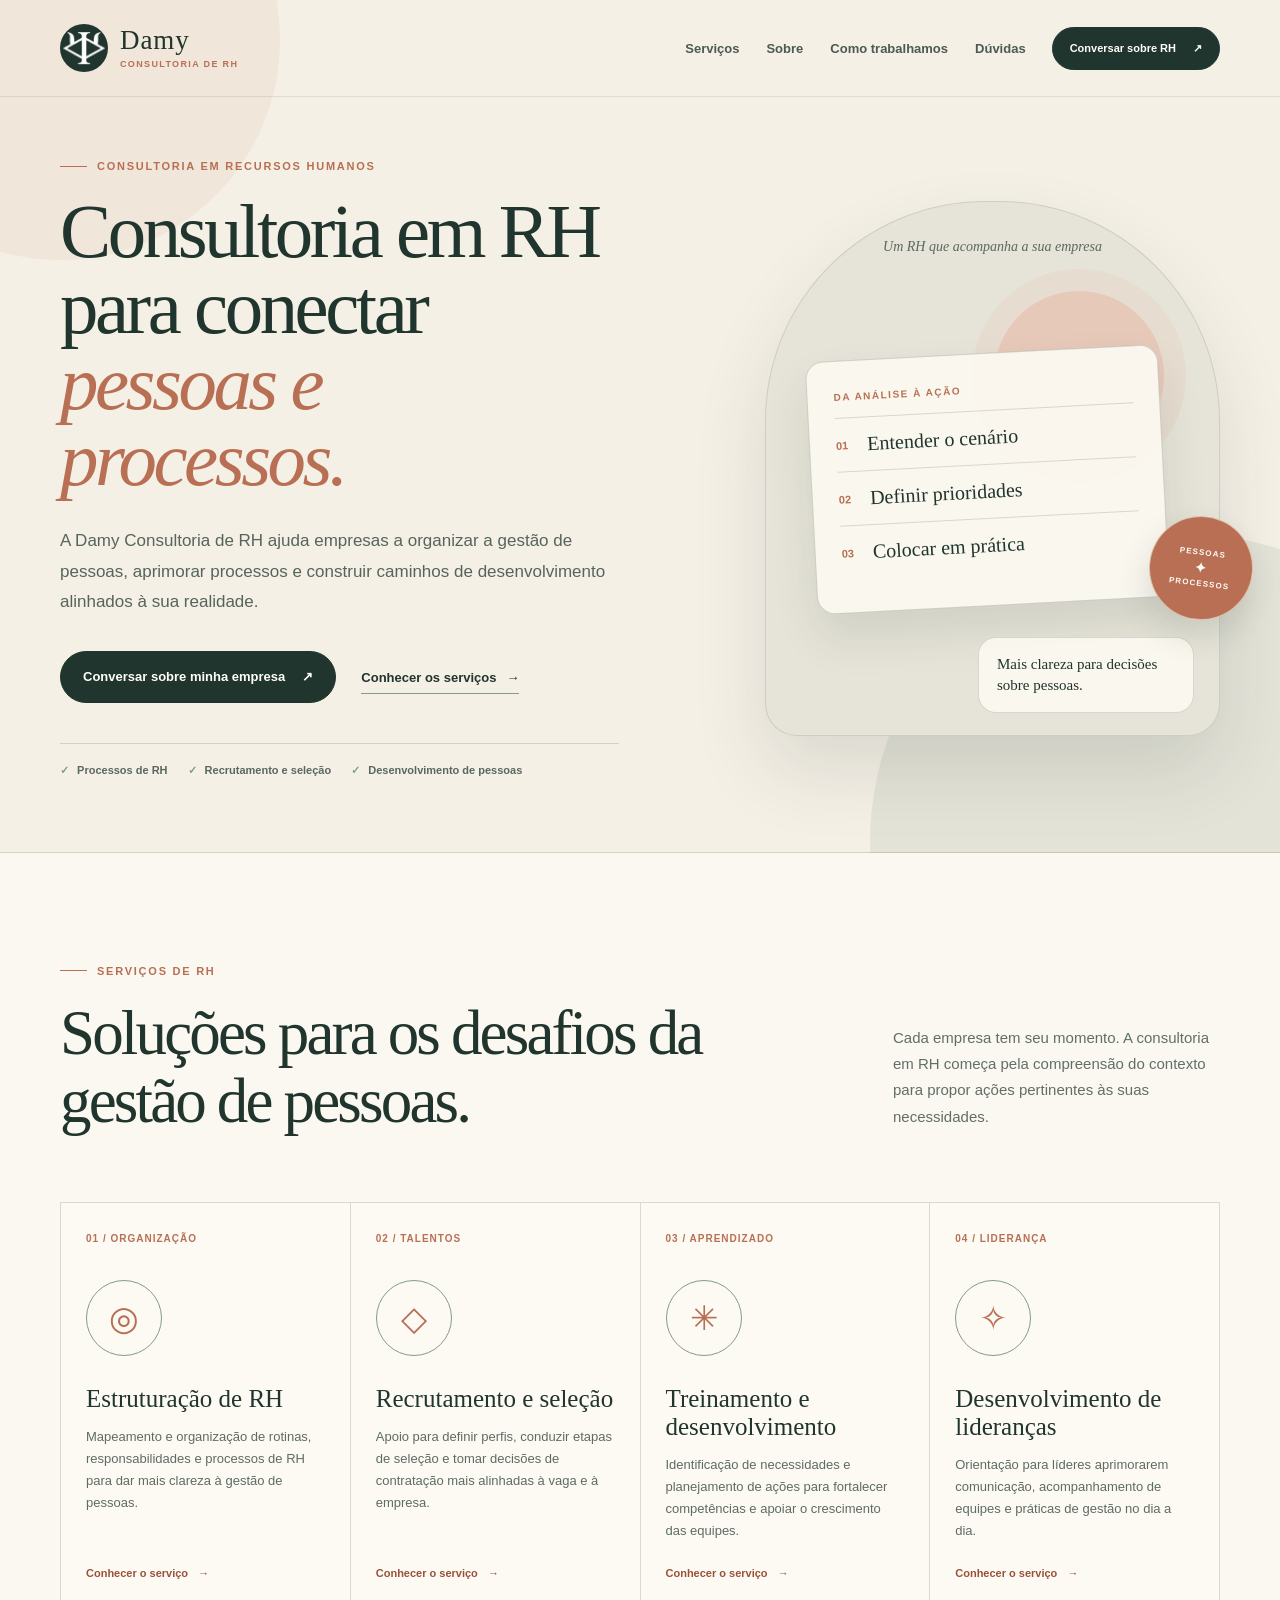
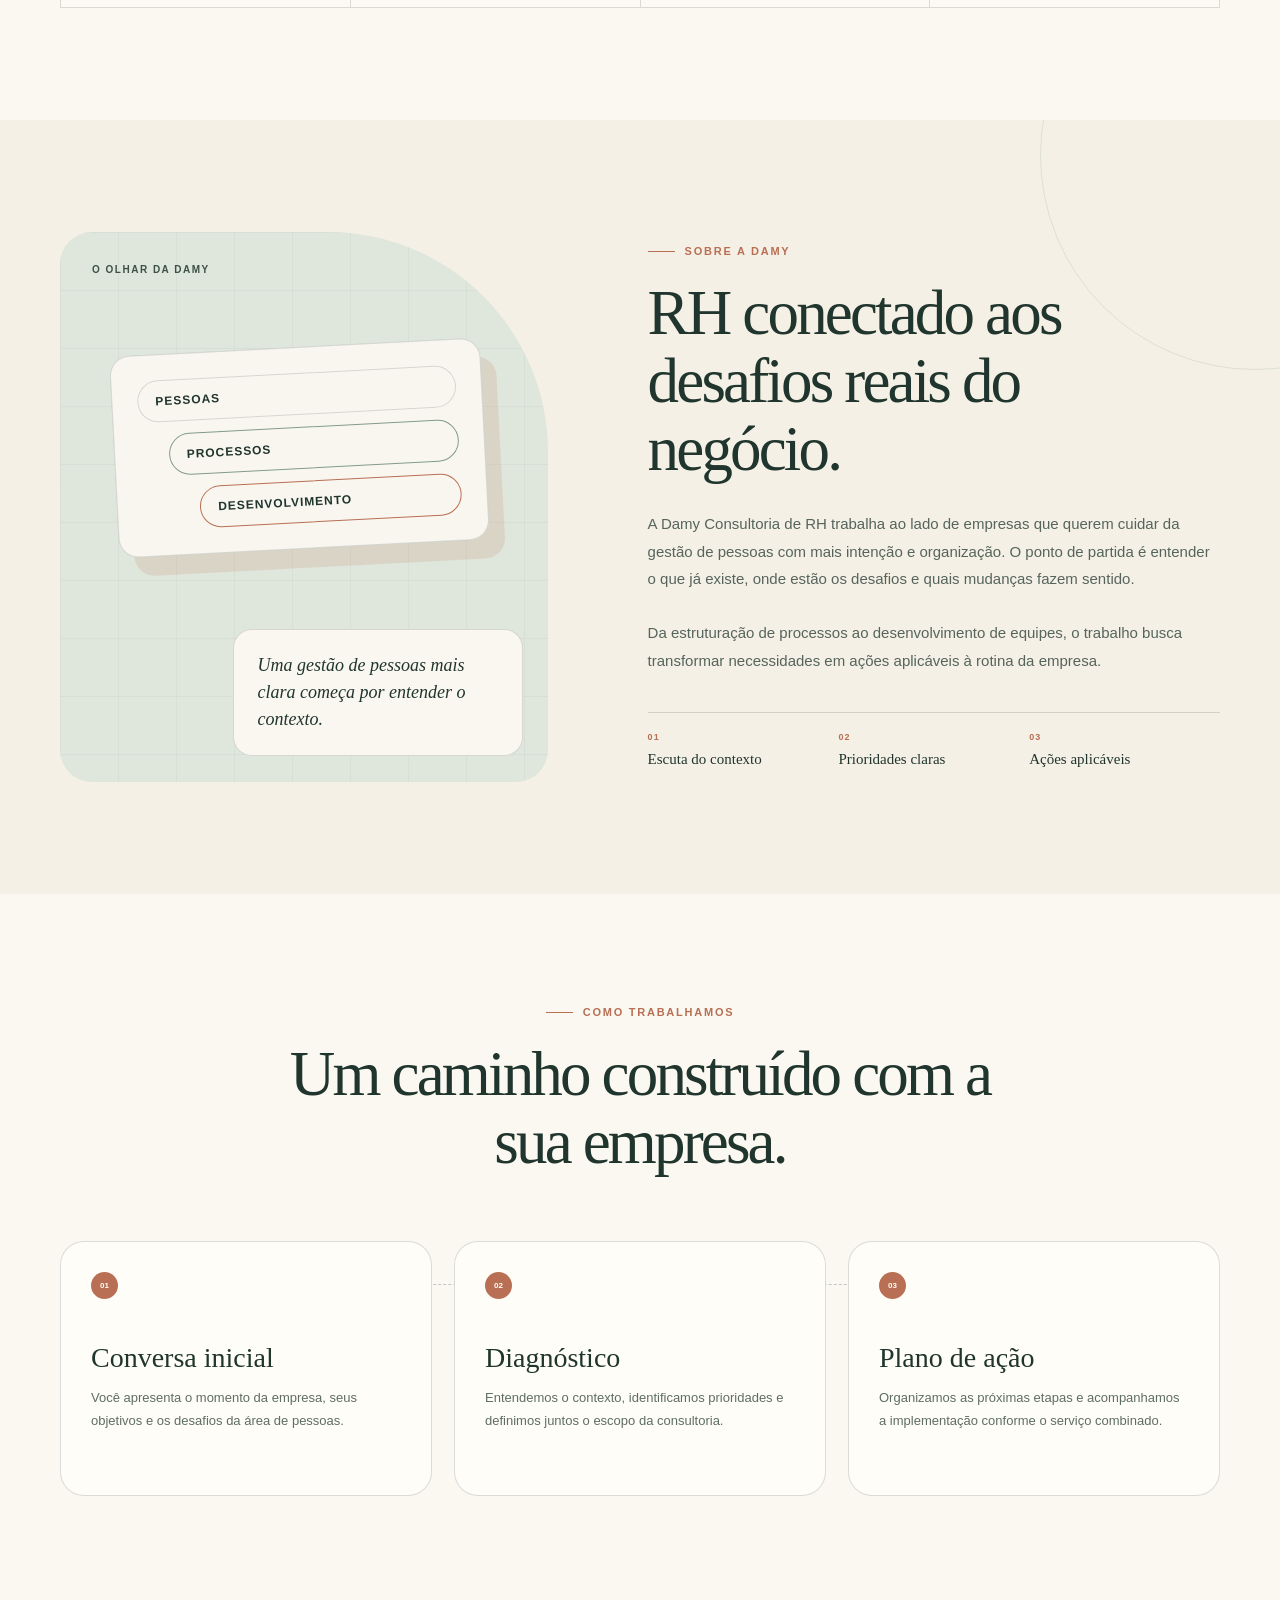
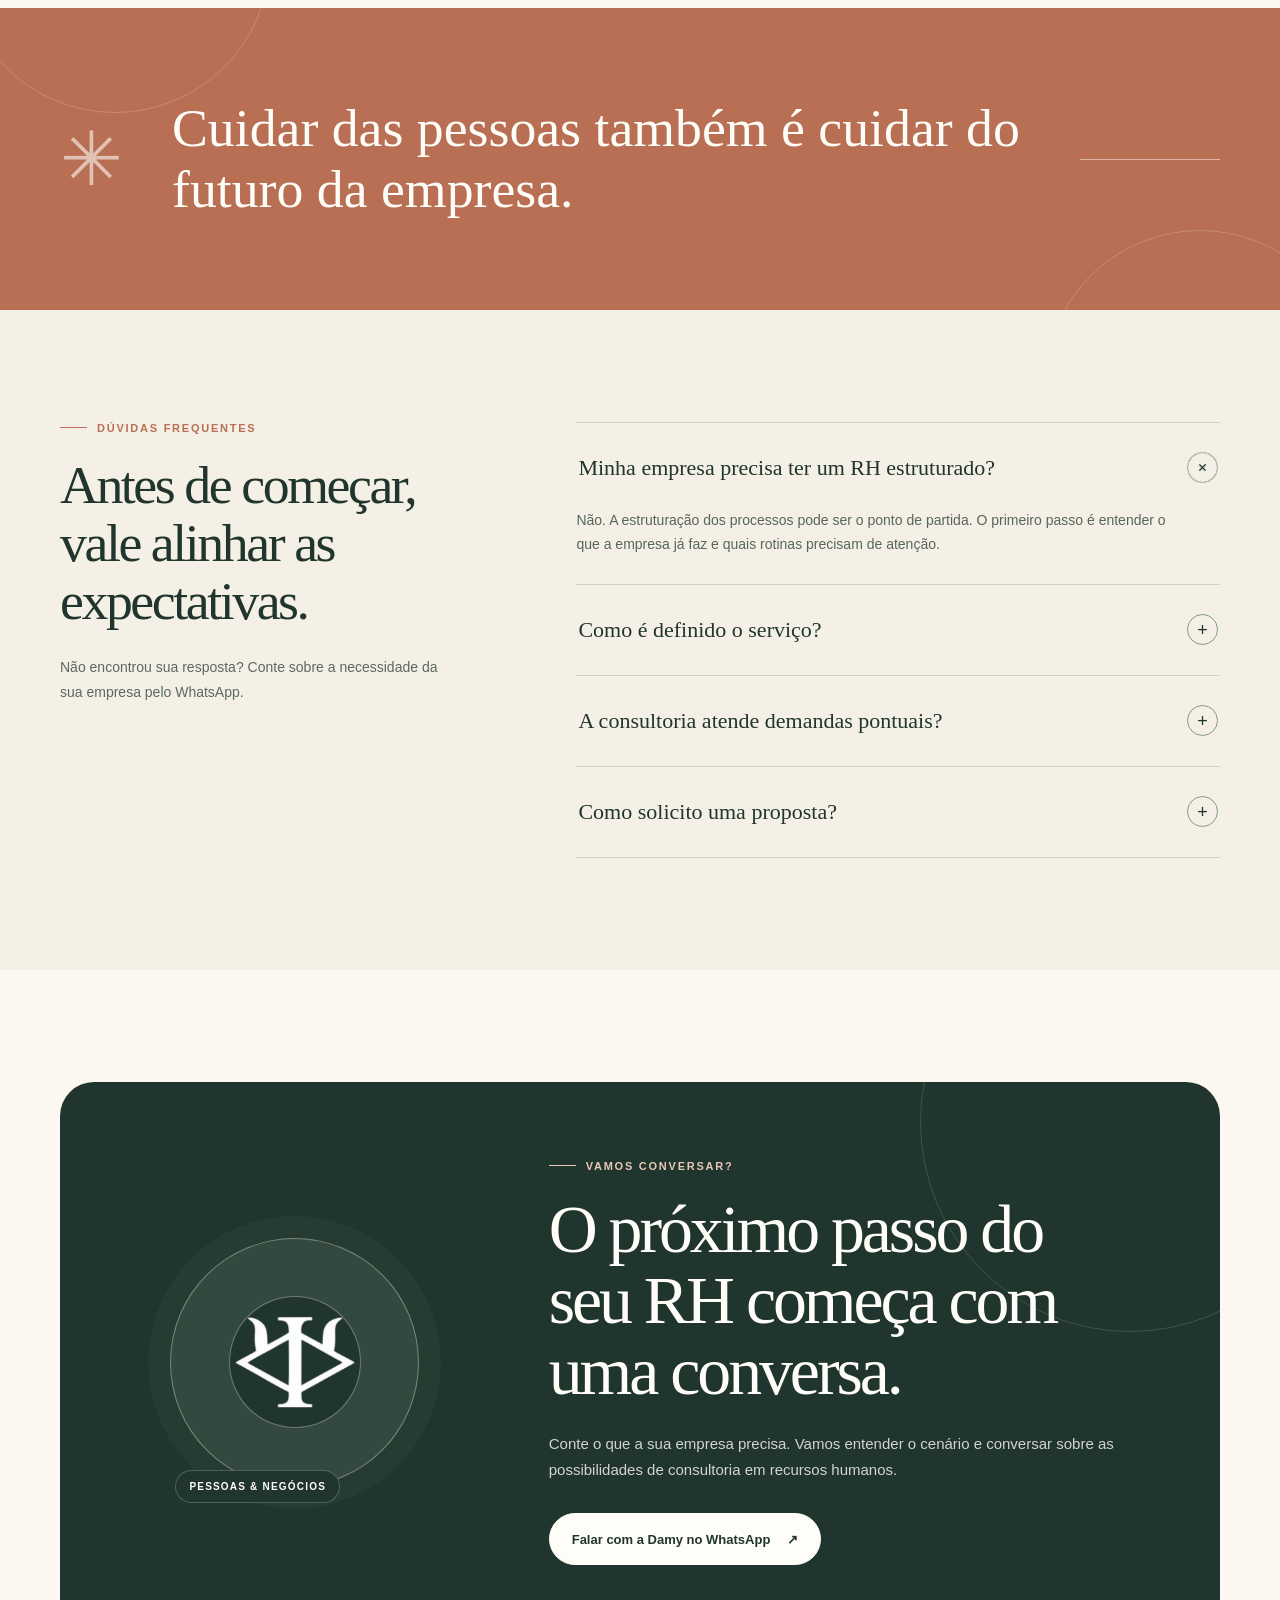
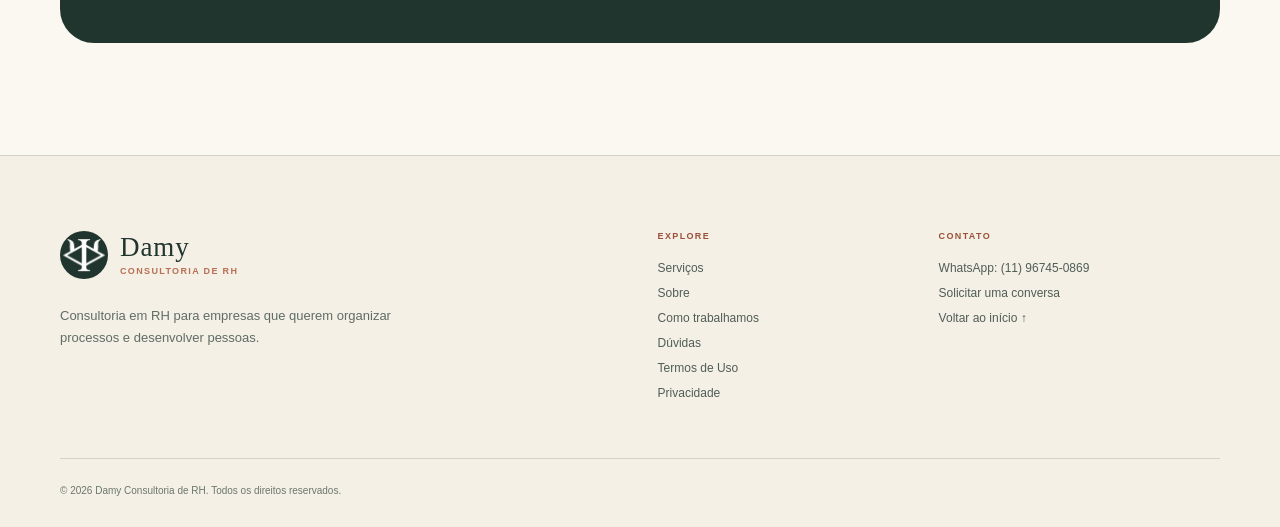
<file: index.html>
<!doctype html>
<html lang="pt-BR">
  <head>
    <meta charset="UTF-8" />
    <meta name="viewport" content="width=device-width, initial-scale=1" />
    <meta name="theme-color" content="#f5f0e6" />
    <title>Consultoria em RH para empresas | Damy Consultoria de RH</title>
    <meta name="description" content="Consultoria em RH para empresas: estruturação de processos, recrutamento e seleção, treinamento e desenvolvimento de lideranças. Conheça a Damy." />
    <meta name="robots" content="index, follow" />
    <meta name="keywords" content="consultoria em RH, consultoria de recursos humanos, recrutamento e seleção, gestão de pessoas, processos de RH, treinamento e desenvolvimento, desenvolvimento de lideranças" />

    <link rel="canonical" href="https://devgutz.github.io/DamyConsultoriaRh/" />
    <meta property="og:type" content="website" />
    <meta property="og:locale" content="pt_BR" />
    <meta property="og:site_name" content="Damy Consultoria de RH" />
    <meta property="og:url" content="https://devgutz.github.io/DamyConsultoriaRh/" />
    <meta property="og:title" content="Consultoria em RH para empresas | Damy Consultoria de RH" />
    <meta property="og:description" content="Pessoas e processos em sintonia. Conheça a consultoria em RH da Damy para organizar a gestão de pessoas da sua empresa." />
    <meta name="twitter:card" content="summary" />
    <meta name="twitter:title" content="Damy Consultoria de RH" />
    <meta name="twitter:description" content="Consultoria em RH para empresas: recrutamento, processos, treinamento e desenvolvimento de lideranças." />

    <link rel="icon" href="favicon.svg" type="image/svg+xml" />
    <link rel="stylesheet" href="styles.css" />
    <link rel="stylesheet" href="home.css" />

    <script type="application/ld+json">
      {
        "@context": "https://schema.org",
        "@type": "Organization",
        "name": "Damy Consultoria de RH",
        "url": "https://devgutz.github.io/DamyConsultoriaRh/",
        "logo": "https://devgutz.github.io/DamyConsultoriaRh/damy-rh-symbol.png",
        "description": "Consultoria em recursos humanos para empresas, com foco em gestão de pessoas e organização de processos de RH.",
        "telephone": "+55 11 96745-0869",
        "hasOfferCatalog": {
          "@type": "OfferCatalog",
          "name": "Serviços de consultoria em RH",
          "itemListElement": [
            {"@type": "Offer", "itemOffered": {"@type": "Service", "name": "Estruturação de processos de RH"}},
            {"@type": "Offer", "itemOffered": {"@type": "Service", "name": "Recrutamento e seleção"}},
            {"@type": "Offer", "itemOffered": {"@type": "Service", "name": "Treinamento e desenvolvimento"}},
            {"@type": "Offer", "itemOffered": {"@type": "Service", "name": "Desenvolvimento de lideranças"}}
          ]
        }
      }
    </script>
  </head>
  <body>
    <a class="skip-link" href="#conteudo">Pular para o conteúdo</a>

    <header class="site-header">
      <div class="container header-inner">
        <a class="brand" href="#inicio" aria-label="Damy Consultoria de RH, início">
          <span class="brand-mark" aria-hidden="true"><img src="damy-rh-symbol.png" alt="" width="832" height="561" /></span>
          <span class="brand-copy"><strong>Damy</strong><small>Consultoria de RH</small></span>
        </a>

        <nav class="desktop-nav" aria-label="Navegação principal">
          <a href="#servicos">Serviços</a>
          <a href="#sobre">Sobre</a>
          <a href="#como-funciona">Como trabalhamos</a>
          <a href="#duvidas">Dúvidas</a>
        </nav>

        <a class="button button-small desktop-cta" href="#contato">Conversar sobre RH <span aria-hidden="true">↗</span></a>

        <details class="mobile-menu">
          <summary aria-label="Abrir menu de navegação"><span></span><span></span></summary>
          <nav aria-label="Navegação para celular">
            <a href="#inicio">Início</a>
            <a href="#servicos">Serviços</a>
            <a href="#sobre">Sobre</a>
            <a href="#como-funciona">Como trabalhamos</a>
            <a href="#duvidas">Dúvidas</a>
            <a href="#contato">Conversar sobre RH</a>
          </nav>
        </details>
      </div>
    </header>

    <main id="conteudo">
      <section class="hero" id="inicio" aria-labelledby="hero-title">
        <div class="hero-wash hero-wash-one" aria-hidden="true"></div>
        <div class="hero-wash hero-wash-two" aria-hidden="true"></div>
        <div class="container hero-grid">
          <div class="hero-copy">
            <p class="eyebrow"><span></span> Consultoria em recursos humanos</p>
            <h1 id="hero-title">Consultoria em RH para conectar <em>pessoas e processos.</em></h1>
            <p class="hero-description">A Damy Consultoria de RH ajuda empresas a organizar a gestão de pessoas, aprimorar processos e construir caminhos de desenvolvimento alinhados à sua realidade.</p>
            <div class="hero-actions">
              <a class="button" href="#contato">Conversar sobre minha empresa <span aria-hidden="true">↗</span></a>
              <a class="text-link" href="#servicos">Conhecer os serviços <span aria-hidden="true">→</span></a>
            </div>
            <ul class="trust-list" aria-label="Áreas de atuação">
              <li><span aria-hidden="true">✓</span> Processos de RH</li>
              <li><span aria-hidden="true">✓</span> Recrutamento e seleção</li>
              <li><span aria-hidden="true">✓</span> Desenvolvimento de pessoas</li>
            </ul>
          </div>

          <div class="hero-visual" aria-hidden="true">
            <div class="visual-card">
              <span class="visual-label">Um RH que acompanha a sua empresa</span>
              <div class="visual-orbit"></div>
              <div class="visual-framework">
                <span class="framework-caption">Da análise à ação</span>
                <div class="framework-step"><span>01</span><strong>Entender o cenário</strong></div>
                <div class="framework-step"><span>02</span><strong>Definir prioridades</strong></div>
                <div class="framework-step"><span>03</span><strong>Colocar em prática</strong></div>
              </div>
              <p>Mais clareza para decisões sobre pessoas.</p>
            </div>
            <div class="floating-seal"><span>pessoas</span><b>✦</b><span>processos</span></div>
          </div>
        </div>
      </section>

      <section class="specialties section" id="servicos" aria-labelledby="servicos-title">
        <div class="container">
          <div class="section-heading split-heading">
            <div>
              <p class="eyebrow"><span></span> Serviços de RH</p>
              <h2 id="servicos-title">Soluções para os desafios da gestão de pessoas.</h2>
            </div>
            <p>Cada empresa tem seu momento. A consultoria em RH começa pela compreensão do contexto para propor ações pertinentes às suas necessidades.</p>
          </div>

          <div class="specialty-grid">
            <article class="specialty-card">
              <span class="card-number">01 / ORGANIZAÇÃO</span><div class="card-symbol" aria-hidden="true">◎</div>
              <h3>Estruturação de RH</h3>
              <p>Mapeamento e organização de rotinas, responsabilidades e processos de RH para dar mais clareza à gestão de pessoas.</p>
              <a href="estruturacao-de-rh.html" aria-label="Conhecer o serviço de estruturação de RH">Conhecer o serviço <span aria-hidden="true">→</span></a>
            </article>
            <article class="specialty-card">
              <span class="card-number">02 / TALENTOS</span><div class="card-symbol" aria-hidden="true">◇</div>
              <h3>Recrutamento e seleção</h3>
              <p>Apoio para definir perfis, conduzir etapas de seleção e tomar decisões de contratação mais alinhadas à vaga e à empresa.</p>
              <a href="recrutamento-e-selecao.html" aria-label="Conhecer o serviço de recrutamento e seleção">Conhecer o serviço <span aria-hidden="true">→</span></a>
            </article>
            <article class="specialty-card">
              <span class="card-number">03 / APRENDIZADO</span><div class="card-symbol" aria-hidden="true">✳</div>
              <h3>Treinamento e desenvolvimento</h3>
              <p>Identificação de necessidades e planejamento de ações para fortalecer competências e apoiar o crescimento das equipes.</p>
              <a href="treinamento-e-desenvolvimento.html" aria-label="Conhecer o serviço de treinamento e desenvolvimento">Conhecer o serviço <span aria-hidden="true">→</span></a>
            </article>
            <article class="specialty-card">
              <span class="card-number">04 / LIDERANÇA</span><div class="card-symbol" aria-hidden="true">✧</div>
              <h3>Desenvolvimento de lideranças</h3>
              <p>Orientação para líderes aprimorarem comunicação, acompanhamento de equipes e práticas de gestão no dia a dia.</p>
              <a href="desenvolvimento-de-liderancas.html" aria-label="Conhecer o serviço de desenvolvimento de lideranças">Conhecer o serviço <span aria-hidden="true">→</span></a>
            </article>
          </div>
        </div>
      </section>

      <section class="about section" id="sobre" aria-labelledby="sobre-title">
        <div class="container about-grid">
          <div class="about-visual" aria-hidden="true">
            <span class="about-kicker">O olhar da Damy</span>
            <div class="about-panel"><span>PESSOAS</span><span>PROCESSOS</span><span>DESENVOLVIMENTO</span></div>
            <blockquote>Uma gestão de pessoas mais clara começa por entender o contexto.</blockquote>
          </div>
          <div class="about-copy">
            <p class="eyebrow"><span></span> Sobre a Damy</p>
            <div class="section-heading"><h2 id="sobre-title">RH conectado aos desafios reais do negócio.</h2></div>
            <p>A Damy Consultoria de RH trabalha ao lado de empresas que querem cuidar da gestão de pessoas com mais intenção e organização. O ponto de partida é entender o que já existe, onde estão os desafios e quais mudanças fazem sentido.</p>
            <p>Da estruturação de processos ao desenvolvimento de equipes, o trabalho busca transformar necessidades em ações aplicáveis à rotina da empresa.</p>
            <div class="value-list">
              <div><span>01</span><strong>Escuta do contexto</strong></div>
              <div><span>02</span><strong>Prioridades claras</strong></div>
              <div><span>03</span><strong>Ações aplicáveis</strong></div>
            </div>
          </div>
        </div>
      </section>

      <section class="process section" id="como-funciona" aria-labelledby="process-title">
        <div class="container">
          <div class="section-heading process-heading">
            <p class="eyebrow"><span></span> Como trabalhamos</p>
            <h2 id="process-title">Um caminho construído com a sua empresa.</h2>
          </div>
          <div class="step-grid">
            <article class="step-card"><span>01</span><h3>Conversa inicial</h3><p>Você apresenta o momento da empresa, seus objetivos e os desafios da área de pessoas.</p></article>
            <article class="step-card"><span>02</span><h3>Diagnóstico</h3><p>Entendemos o contexto, identificamos prioridades e definimos juntos o escopo da consultoria.</p></article>
            <article class="step-card"><span>03</span><h3>Plano de ação</h3><p>Organizamos as próximas etapas e acompanhamos a implementação conforme o serviço combinado.</p></article>
          </div>
        </div>
      </section>

      <section class="reflection" aria-label="Mensagem da Damy">
        <div class="container reflection-inner"><span class="reflection-mark" aria-hidden="true">✳</span><p>Cuidar das pessoas também é cuidar do futuro da empresa.</p><span class="reflection-line" aria-hidden="true"></span></div>
      </section>

      <section class="faq section" id="duvidas" aria-labelledby="faq-title">
        <div class="container faq-grid">
          <div class="faq-intro">
            <p class="eyebrow"><span></span> Dúvidas frequentes</p>
            <div class="section-heading"><h2 id="faq-title">Antes de começar, vale alinhar as expectativas.</h2></div>
            <p>Não encontrou sua resposta? Conte sobre a necessidade da sua empresa pelo WhatsApp.</p>
          </div>
          <div class="faq-list">
            <details open><summary><span>Minha empresa precisa ter um RH estruturado?</span><i aria-hidden="true">+</i></summary><p>Não. A estruturação dos processos pode ser o ponto de partida. O primeiro passo é entender o que a empresa já faz e quais rotinas precisam de atenção.</p></details>
            <details><summary><span>Como é definido o serviço?</span><i aria-hidden="true">+</i></summary><p>Depois da conversa inicial e do entendimento das necessidades, são alinhados escopo, etapas e formato de trabalho adequados ao projeto.</p></details>
            <details><summary><span>A consultoria atende demandas pontuais?</span><i aria-hidden="true">+</i></summary><p>Você pode apresentar uma necessidade específica, como recrutamento e seleção, ou um desafio mais amplo de gestão de pessoas. A possibilidade de atendimento é avaliada no primeiro contato.</p></details>
            <details><summary><span>Como solicito uma proposta?</span><i aria-hidden="true">+</i></summary><p>Envie uma mensagem pelo botão de contato com um resumo da empresa e do desafio. A Damy poderá orientar os próximos passos e informar as condições do serviço.</p></details>
          </div>
        </div>
      </section>

      <section class="schedule section" id="contato" aria-labelledby="contato-title">
        <div class="container schedule-card">
          <div class="schedule-art" aria-hidden="true"><span class="schedule-ring"></span><span class="schedule-icon"><img src="damy-rh-symbol.png" alt="" width="832" height="561" /></span><span class="schedule-note">PESSOAS &amp; NEGÓCIOS</span></div>
          <div class="schedule-copy">
            <p class="eyebrow"><span></span> Vamos conversar?</p>
            <h2 id="contato-title">O próximo passo do seu RH começa com uma conversa.</h2>
            <p>Conte o que a sua empresa precisa. Vamos entender o cenário e conversar sobre as possibilidades de consultoria em recursos humanos.</p>
            <a class="button button-light" href="https://wa.me/5511967450869?text=Ol%C3%A1%2C%20Damaris%21%20Gostaria%20de%20conversar%20sobre%20consultoria%20em%20RH%20para%20minha%20empresa." target="_blank" rel="noopener noreferrer">Falar com a Damy no WhatsApp <span aria-hidden="true">↗</span></a>
          </div>
        </div>
      </section>
    </main>

    <footer class="site-footer">
      <div class="container footer-main">
        <div class="footer-brand">
          <a class="brand" href="#inicio" aria-label="Damy Consultoria de RH, voltar ao início"><span class="brand-mark" aria-hidden="true"><img src="damy-rh-symbol.png" alt="" width="832" height="561" /></span><span class="brand-copy"><strong>Damy</strong><small>Consultoria de RH</small></span></a>
          <p>Consultoria em RH para empresas que querem organizar processos e desenvolver pessoas.</p>
        </div>
        <nav aria-label="Navegação do rodapé"><strong>Explore</strong><a href="#servicos">Serviços</a><a href="#sobre">Sobre</a><a href="#como-funciona">Como trabalhamos</a><a href="#duvidas">Dúvidas</a><a href="termos-de-uso.html">Termos de Uso</a><a href="politica-de-privacidade.html">Privacidade</a></nav>
        <div class="footer-contact"><strong>Contato</strong><a href="https://wa.me/5511967450869?text=Ol%C3%A1%2C%20Damaris%21%20Gostaria%20de%20conversar%20sobre%20consultoria%20em%20RH%20para%20minha%20empresa." target="_blank" rel="noopener noreferrer">WhatsApp: (11) 96745-0869</a><a href="#contato">Solicitar uma conversa</a><a href="#inicio">Voltar ao início ↑</a></div>
      </div>
      <div class="container footer-legal"><p>© 2026 Damy Consultoria de RH. Todos os direitos reservados.</p></div>
    </footer>
  </body>
</html>
</file>
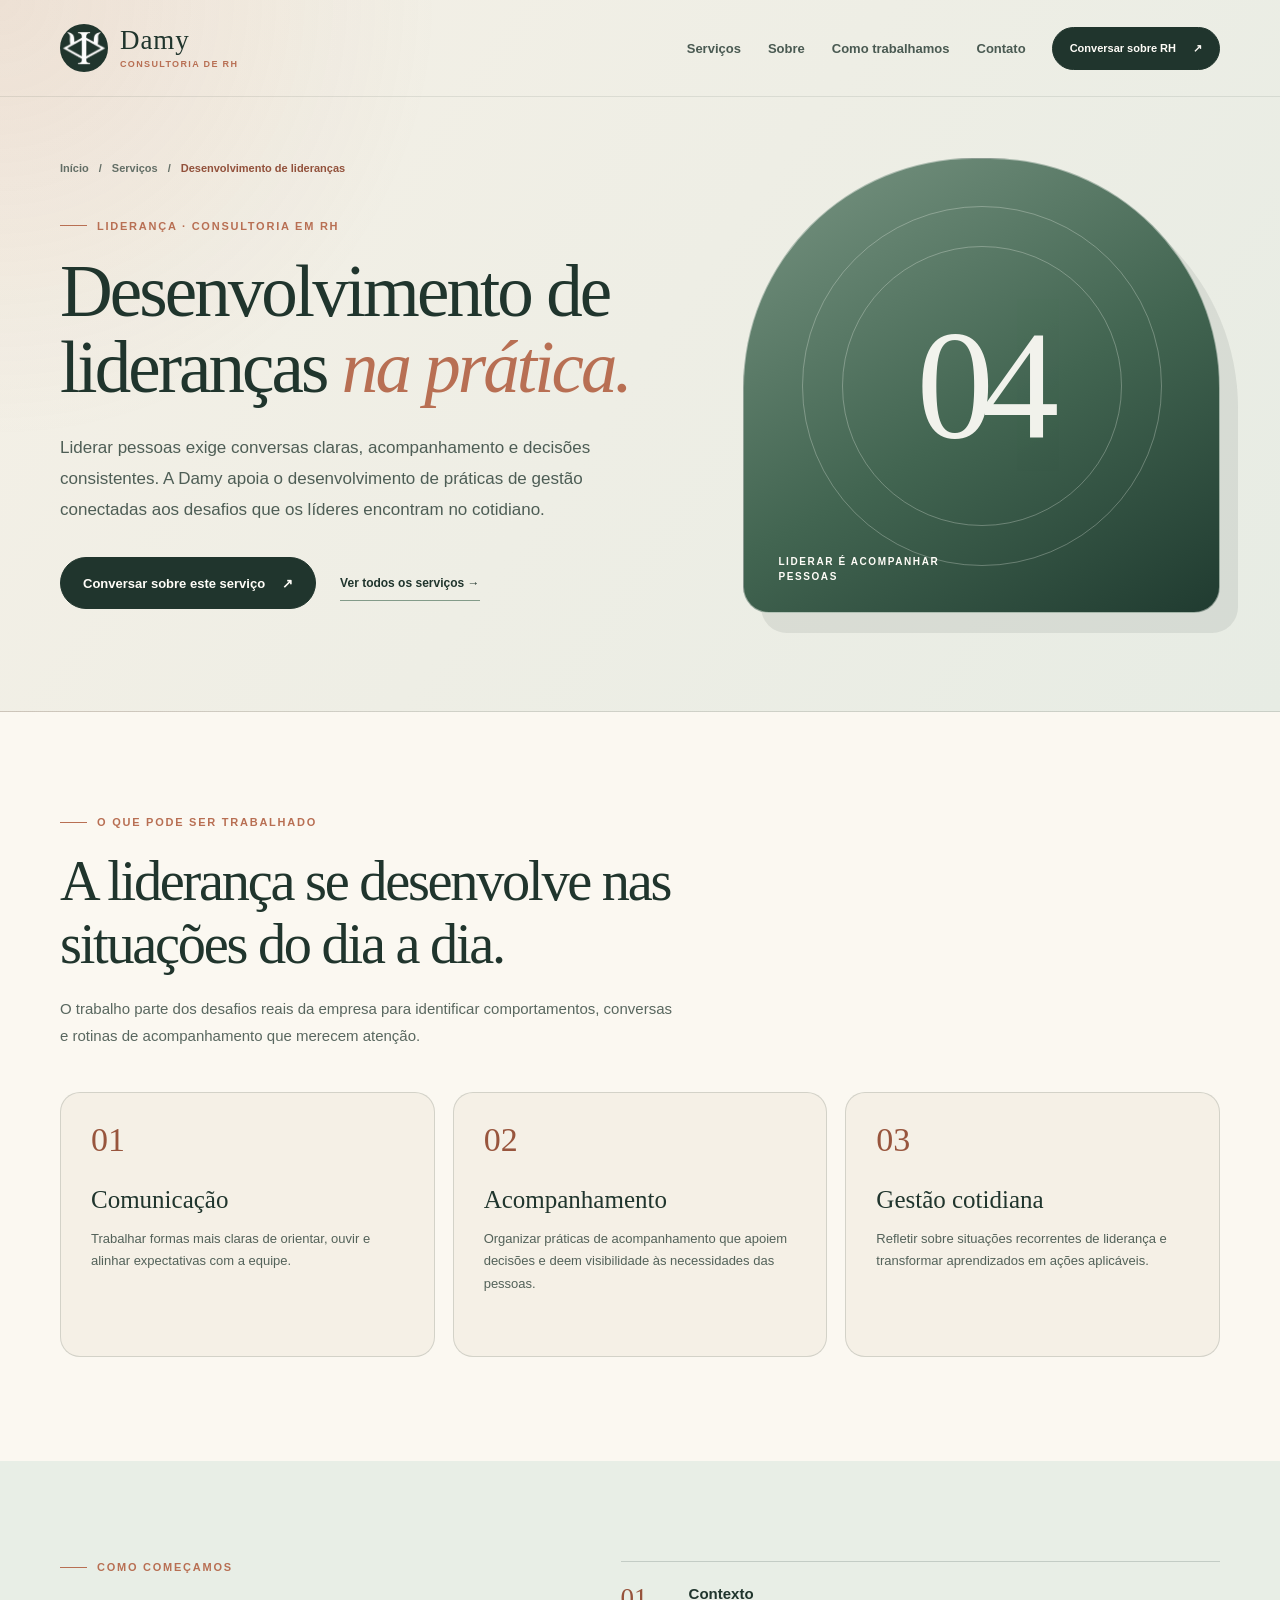
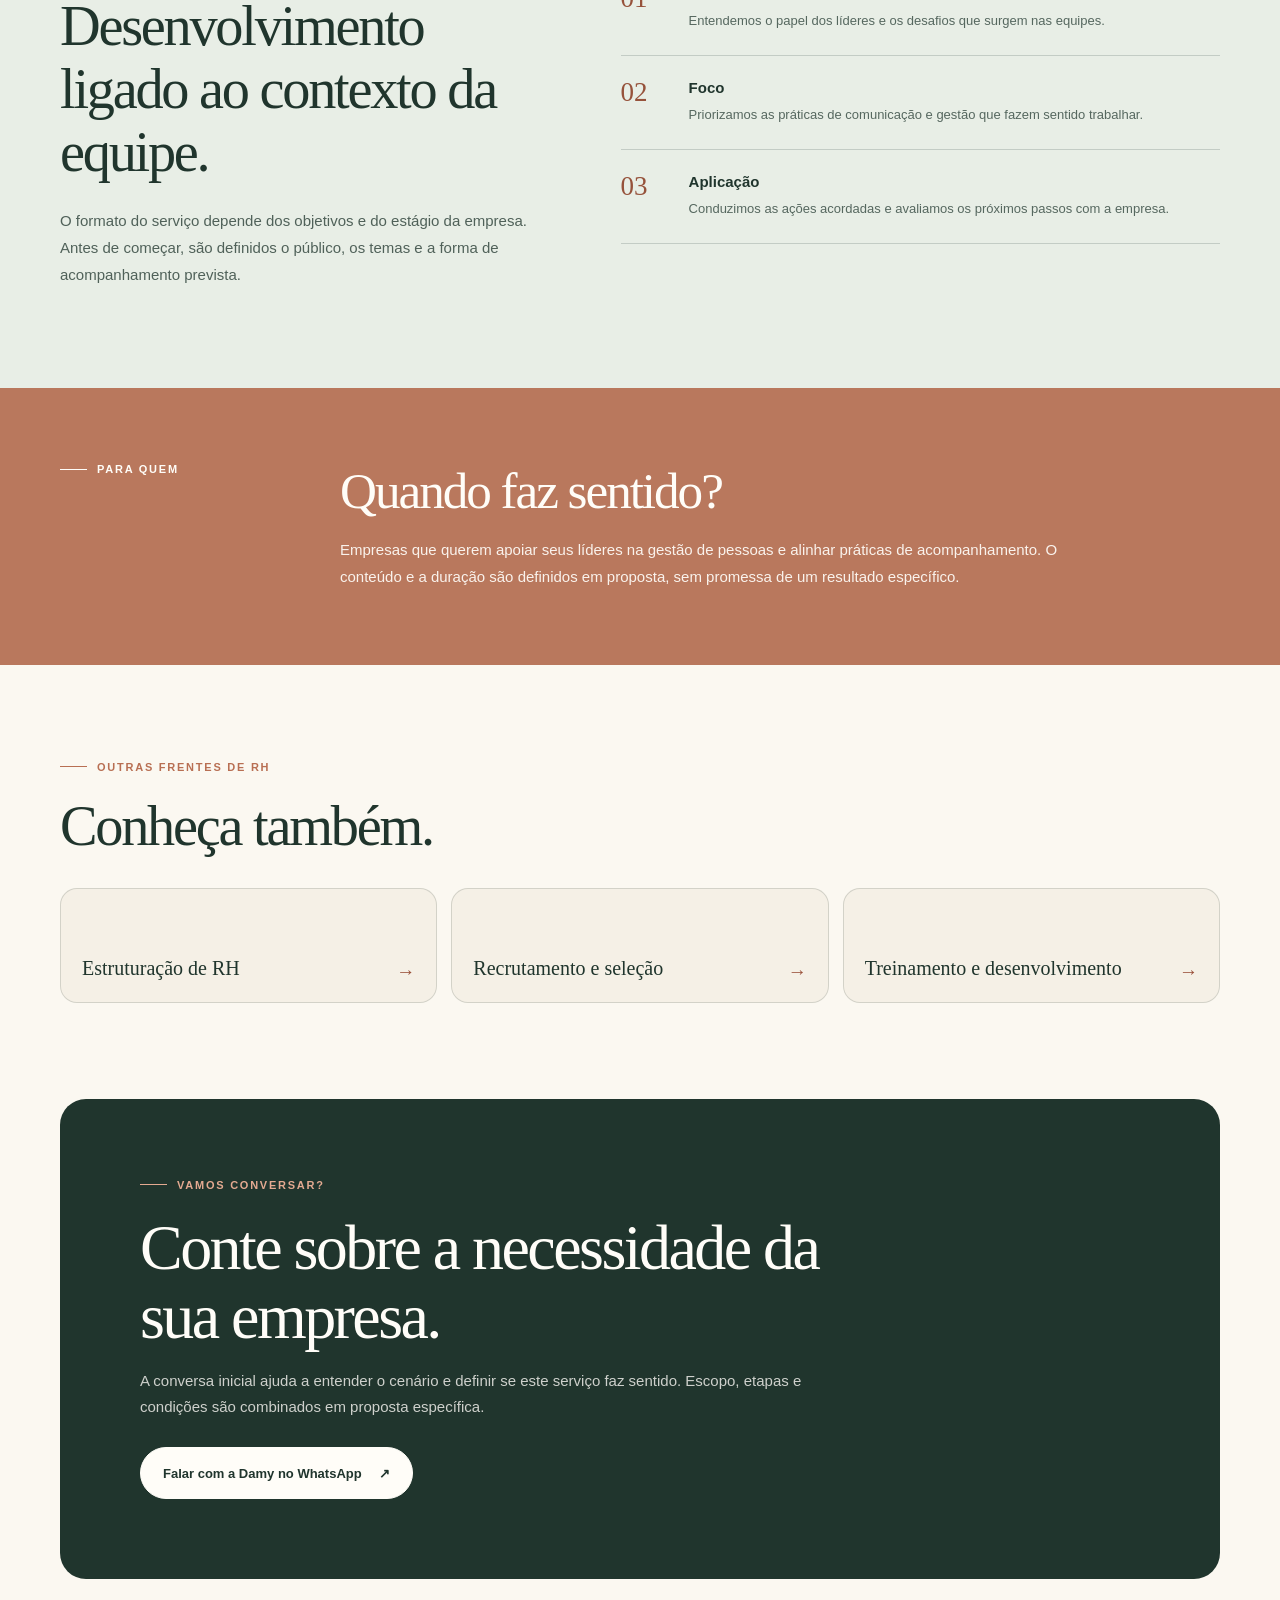
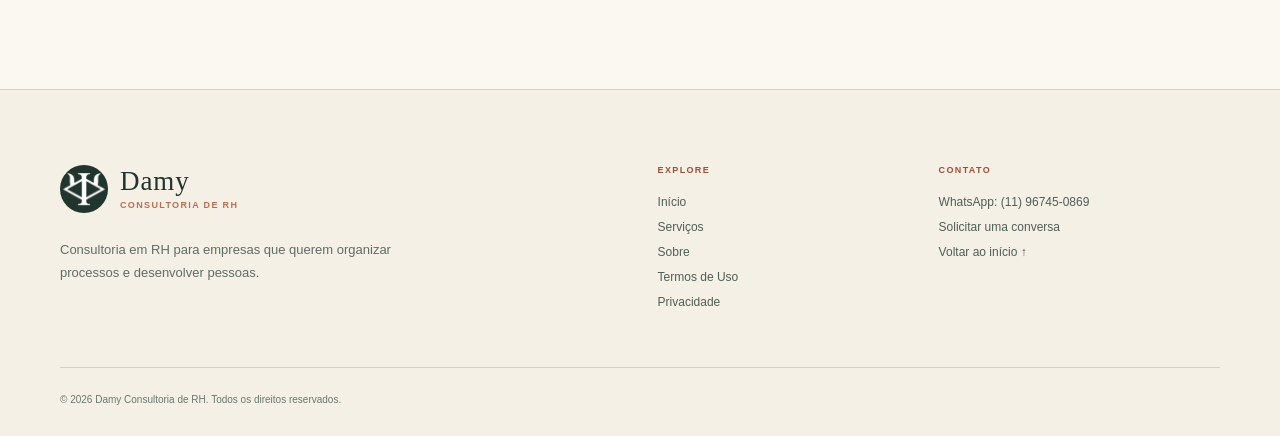
<file: desenvolvimento-de-liderancas.html>
<!doctype html>
<html lang="pt-BR">
  <head>
    <meta charset="UTF-8" />
    <meta name="viewport" content="width=device-width, initial-scale=1" />
    <meta name="theme-color" content="#f5f0e6" />
    <title>Desenvolvimento de lideranças | Damy Consultoria de RH</title>
    <meta name="description" content="Apoio para líderes aprimorarem comunicação, acompanhamento de equipes e práticas de gestão de pessoas no cotidiano da empresa." />
    <meta name="robots" content="index, follow" />
    <link rel="canonical" href="https://devgutz.github.io/DamyConsultoriaRh/desenvolvimento-de-liderancas.html" />
    <meta property="og:type" content="website" />
    <meta property="og:locale" content="pt_BR" />
    <meta property="og:site_name" content="Damy Consultoria de RH" />
    <meta property="og:url" content="https://devgutz.github.io/DamyConsultoriaRh/desenvolvimento-de-liderancas.html" />
    <meta property="og:title" content="Desenvolvimento de lideranças | Damy Consultoria de RH" />
    <meta property="og:description" content="Apoio para líderes aprimorarem comunicação, acompanhamento de equipes e práticas de gestão de pessoas no cotidiano da empresa." />
    <meta name="twitter:card" content="summary" />
    <link rel="icon" href="favicon.svg" type="image/svg+xml" />
    <link rel="stylesheet" href="styles.css" />
    <link rel="stylesheet" href="servico.css" />
    <script type="application/ld+json">
{
  "@context": "https://schema.org",
  "@graph": [
    {
      "@type": "Service",
      "name": "Desenvolvimento de lideranças",
      "description": "Apoio para líderes aprimorarem comunicação, acompanhamento de equipes e práticas de gestão de pessoas no cotidiano da empresa.",
      "url": "https://devgutz.github.io/DamyConsultoriaRh/desenvolvimento-de-liderancas.html",
      "provider": {
        "@type": "Organization",
        "name": "Damy Consultoria de RH",
        "url": "https://devgutz.github.io/DamyConsultoriaRh/"
      }
    },
    {
      "@type": "BreadcrumbList",
      "itemListElement": [
        {
          "@type": "ListItem",
          "position": 1,
          "name": "Início",
          "item": "https://devgutz.github.io/DamyConsultoriaRh/"
        },
        {
          "@type": "ListItem",
          "position": 2,
          "name": "Desenvolvimento de lideranças",
          "item": "https://devgutz.github.io/DamyConsultoriaRh/desenvolvimento-de-liderancas.html"
        }
      ]
    }
  ]
}
    </script>
  </head>
  <body>
    <a class="skip-link" href="#conteudo">Pular para o conteúdo</a>
    <header class="site-header">
      <div class="container header-inner">
        <a class="brand" href="index.html#inicio" aria-label="Damy Consultoria de RH, página inicial"><span class="brand-mark" aria-hidden="true"><img src="damy-rh-symbol.png" alt="" width="832" height="561" /></span><span class="brand-copy"><strong>Damy</strong><small>Consultoria de RH</small></span></a>
        <nav class="desktop-nav" aria-label="Navegação principal"><a href="index.html#servicos">Serviços</a><a href="index.html#sobre">Sobre</a><a href="index.html#como-funciona">Como trabalhamos</a><a href="index.html#contato">Contato</a></nav>
        <a class="button button-small desktop-cta" href="index.html#contato">Conversar sobre RH <span aria-hidden="true">↗</span></a>
        <details class="mobile-menu"><summary aria-label="Abrir menu de navegação"><span></span><span></span></summary><nav aria-label="Navegação para celular"><a href="index.html#inicio">Início</a><a href="index.html#servicos">Serviços</a><a href="index.html#sobre">Sobre</a><a href="index.html#contato">Contato</a></nav></details>
      </div>
    </header>
    <main id="conteudo">
      <section class="service-hero" aria-labelledby="service-title">
        <div class="container service-hero-grid">
          <div>
            <nav class="service-breadcrumb" aria-label="Caminho da página"><a href="index.html#inicio">Início</a><span aria-hidden="true">/</span><a href="index.html#servicos">Serviços</a><span aria-hidden="true">/</span><span aria-current="page">Desenvolvimento de lideranças</span></nav>
            <p class="eyebrow"><span></span> LIDERANÇA · CONSULTORIA EM RH</p>
            <h1 id="service-title">Desenvolvimento de lideranças <em>na prática.</em></h1>
            <p class="service-lead">Liderar pessoas exige conversas claras, acompanhamento e decisões consistentes. A Damy apoia o desenvolvimento de práticas de gestão conectadas aos desafios que os líderes encontram no cotidiano.</p>
            <div class="service-hero-actions"><a class="button" href="#conversa">Conversar sobre este serviço <span aria-hidden="true">↗</span></a><a class="service-back-link" href="index.html#servicos">Ver todos os serviços →</a></div>
          </div>
          <div class="service-visual" aria-hidden="true"><strong>04</strong><span>Liderar é acompanhar pessoas</span></div>
        </div>
      </section>
      <section class="service-section" aria-labelledby="overview-title">
        <div class="container">
          <div class="service-heading"><p class="eyebrow"><span></span> O QUE PODE SER TRABALHADO</p><h2 id="overview-title">A liderança se desenvolve nas situações do dia a dia.</h2><p>O trabalho parte dos desafios reais da empresa para identificar comportamentos, conversas e rotinas de acompanhamento que merecem atenção.</p></div>
          <div class="service-card-grid">
          <article class="service-card"><span aria-hidden="true">01</span><h3>Comunicação</h3><p>Trabalhar formas mais claras de orientar, ouvir e alinhar expectativas com a equipe.</p></article>
          <article class="service-card"><span aria-hidden="true">02</span><h3>Acompanhamento</h3><p>Organizar práticas de acompanhamento que apoiem decisões e deem visibilidade às necessidades das pessoas.</p></article>
          <article class="service-card"><span aria-hidden="true">03</span><h3>Gestão cotidiana</h3><p>Refletir sobre situações recorrentes de liderança e transformar aprendizados em ações aplicáveis.</p></article>
          </div>
        </div>
      </section>
      <section class="service-approach" aria-labelledby="approach-title">
        <div class="container service-approach-grid">
          <div class="service-approach-copy"><p class="eyebrow"><span></span> COMO COMEÇAMOS</p><h2 id="approach-title">Desenvolvimento ligado ao contexto da equipe.</h2><p>O formato do serviço depende dos objetivos e do estágio da empresa. Antes de começar, são definidos o público, os temas e a forma de acompanhamento prevista.</p></div>
          <ol class="service-steps">
            <li><span aria-hidden="true">01</span><div><strong>Contexto</strong><p>Entendemos o papel dos líderes e os desafios que surgem nas equipes.</p></div></li>
            <li><span aria-hidden="true">02</span><div><strong>Foco</strong><p>Priorizamos as práticas de comunicação e gestão que fazem sentido trabalhar.</p></div></li>
            <li><span aria-hidden="true">03</span><div><strong>Aplicação</strong><p>Conduzimos as ações acordadas e avaliamos os próximos passos com a empresa.</p></div></li>
          </ol>
        </div>
      </section>
      <section class="service-fit" aria-labelledby="fit-title"><div class="container service-fit-inner"><p class="eyebrow"><span></span> PARA QUEM</p><div><h2 id="fit-title">Quando faz sentido?</h2><p>Empresas que querem apoiar seus líderes na gestão de pessoas e alinhar práticas de acompanhamento. O conteúdo e a duração são definidos em proposta, sem promessa de um resultado específico.</p></div></div></section>
      <section class="service-related" aria-labelledby="related-title"><div class="container"><p class="eyebrow"><span></span> OUTRAS FRENTES DE RH</p><h2 id="related-title">Conheça também.</h2><div class="service-related-list"><a href="estruturacao-de-rh.html">Estruturação de RH <span aria-hidden="true">→</span></a><a href="recrutamento-e-selecao.html">Recrutamento e seleção <span aria-hidden="true">→</span></a><a href="treinamento-e-desenvolvimento.html">Treinamento e desenvolvimento <span aria-hidden="true">→</span></a></div></div></section>
      <section class="service-cta" id="conversa" aria-labelledby="contact-title"><div class="container service-cta-inner"><p class="eyebrow"><span></span> VAMOS CONVERSAR?</p><h2 id="contact-title">Conte sobre a necessidade da sua empresa.</h2><p>A conversa inicial ajuda a entender o cenário e definir se este serviço faz sentido. Escopo, etapas e condições são combinados em proposta específica.</p><a class="button" href="https://wa.me/5511967450869?text=Ol%C3%A1%2C%20Damaris%21%20Gostaria%20de%20conversar%20sobre%20desenvolvimento%20de%20lideran%C3%A7as%20para%20minha%20empresa." target="_blank" rel="noopener noreferrer">Falar com a Damy no WhatsApp <span aria-hidden="true">↗</span></a></div></section>
    </main>
    <footer class="site-footer"><div class="container footer-main"><div class="footer-brand"><a class="brand" href="index.html#inicio" aria-label="Damy Consultoria de RH, página inicial"><span class="brand-mark" aria-hidden="true"><img src="damy-rh-symbol.png" alt="" width="832" height="561" /></span><span class="brand-copy"><strong>Damy</strong><small>Consultoria de RH</small></span></a><p>Consultoria em RH para empresas que querem organizar processos e desenvolver pessoas.</p></div><nav aria-label="Navegação do rodapé"><strong>Explore</strong><a href="index.html#inicio">Início</a><a href="index.html#servicos">Serviços</a><a href="index.html#sobre">Sobre</a><a href="termos-de-uso.html">Termos de Uso</a><a href="politica-de-privacidade.html">Privacidade</a></nav><div class="footer-contact"><strong>Contato</strong><a href="https://wa.me/5511967450869?text=Ol%C3%A1%2C%20Damaris%21%20Gostaria%20de%20conversar%20sobre%20desenvolvimento%20de%20lideran%C3%A7as%20para%20minha%20empresa." target="_blank" rel="noopener noreferrer">WhatsApp: (11) 96745-0869</a><a href="#conversa">Solicitar uma conversa</a><a href="#conteudo">Voltar ao início ↑</a></div></div><div class="container footer-legal"><p>© 2026 Damy Consultoria de RH. Todos os direitos reservados.</p></div></footer>
  </body>
</html>
</file>
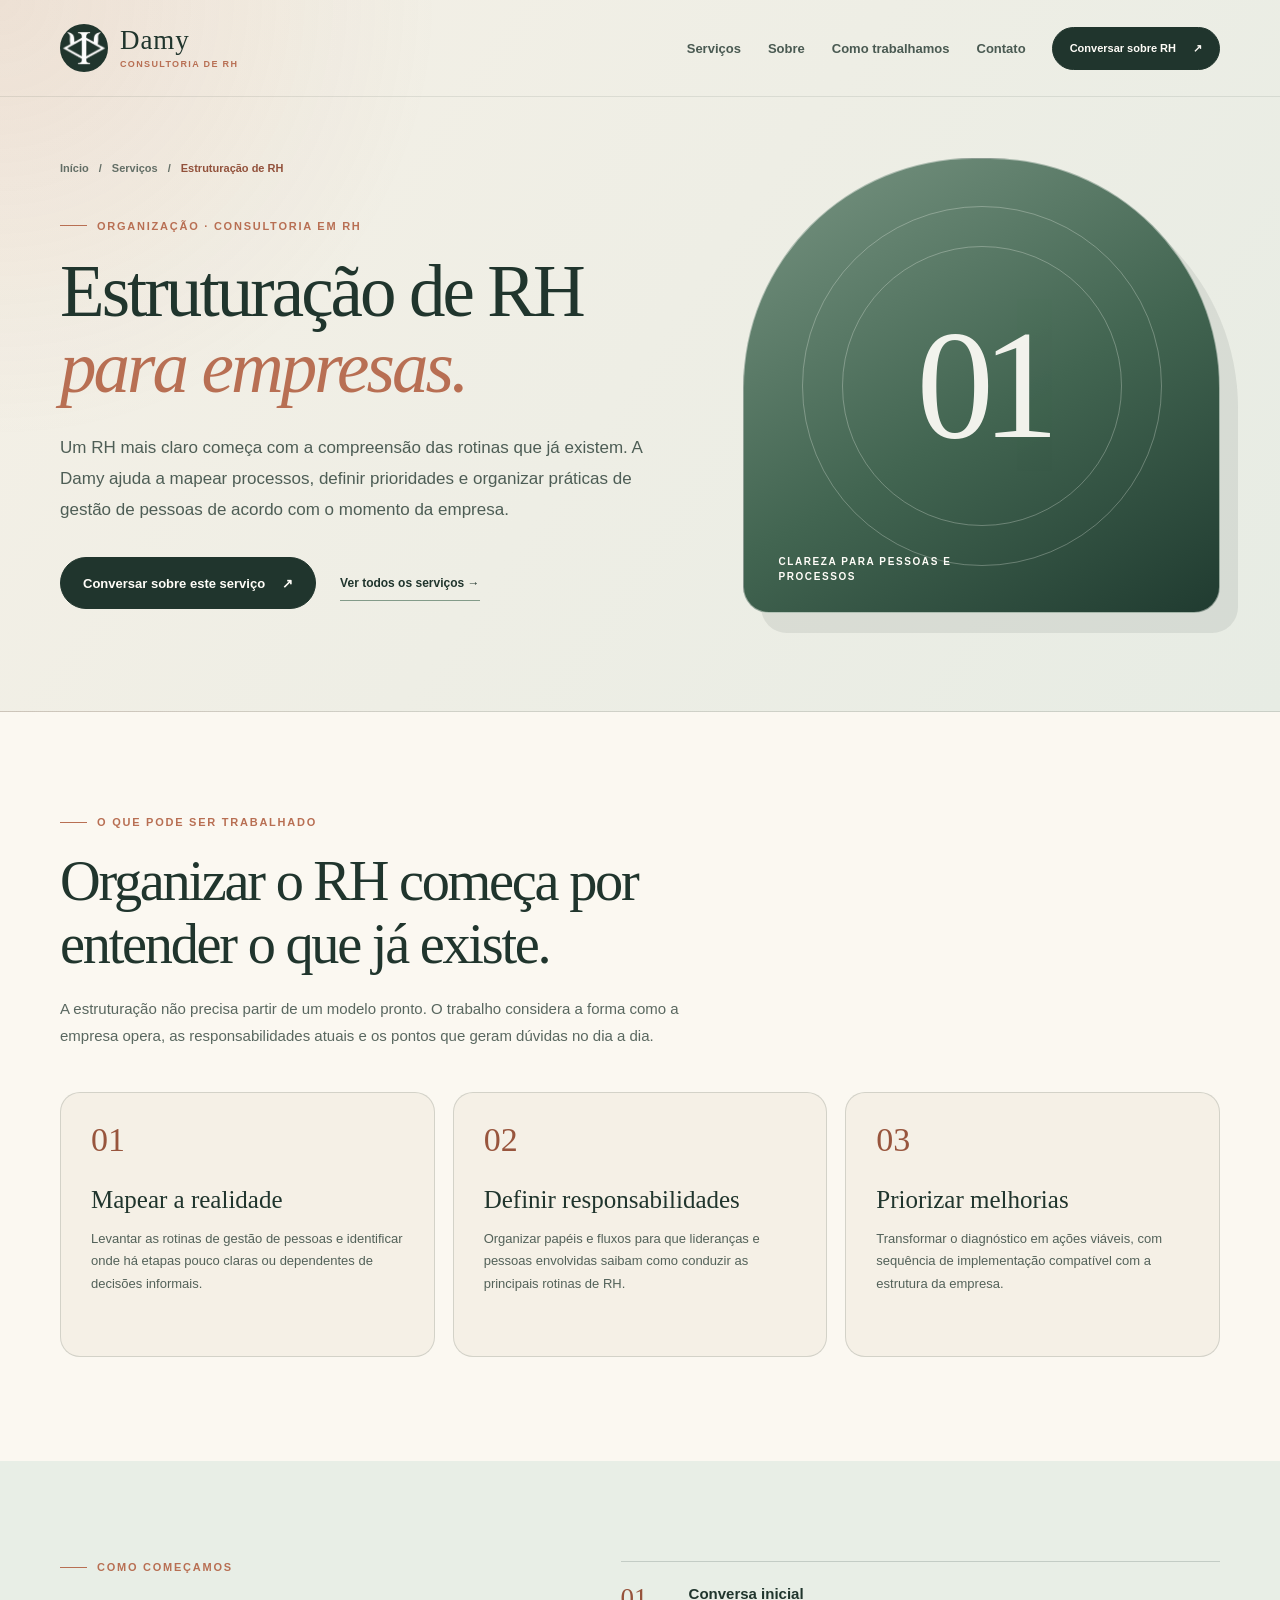
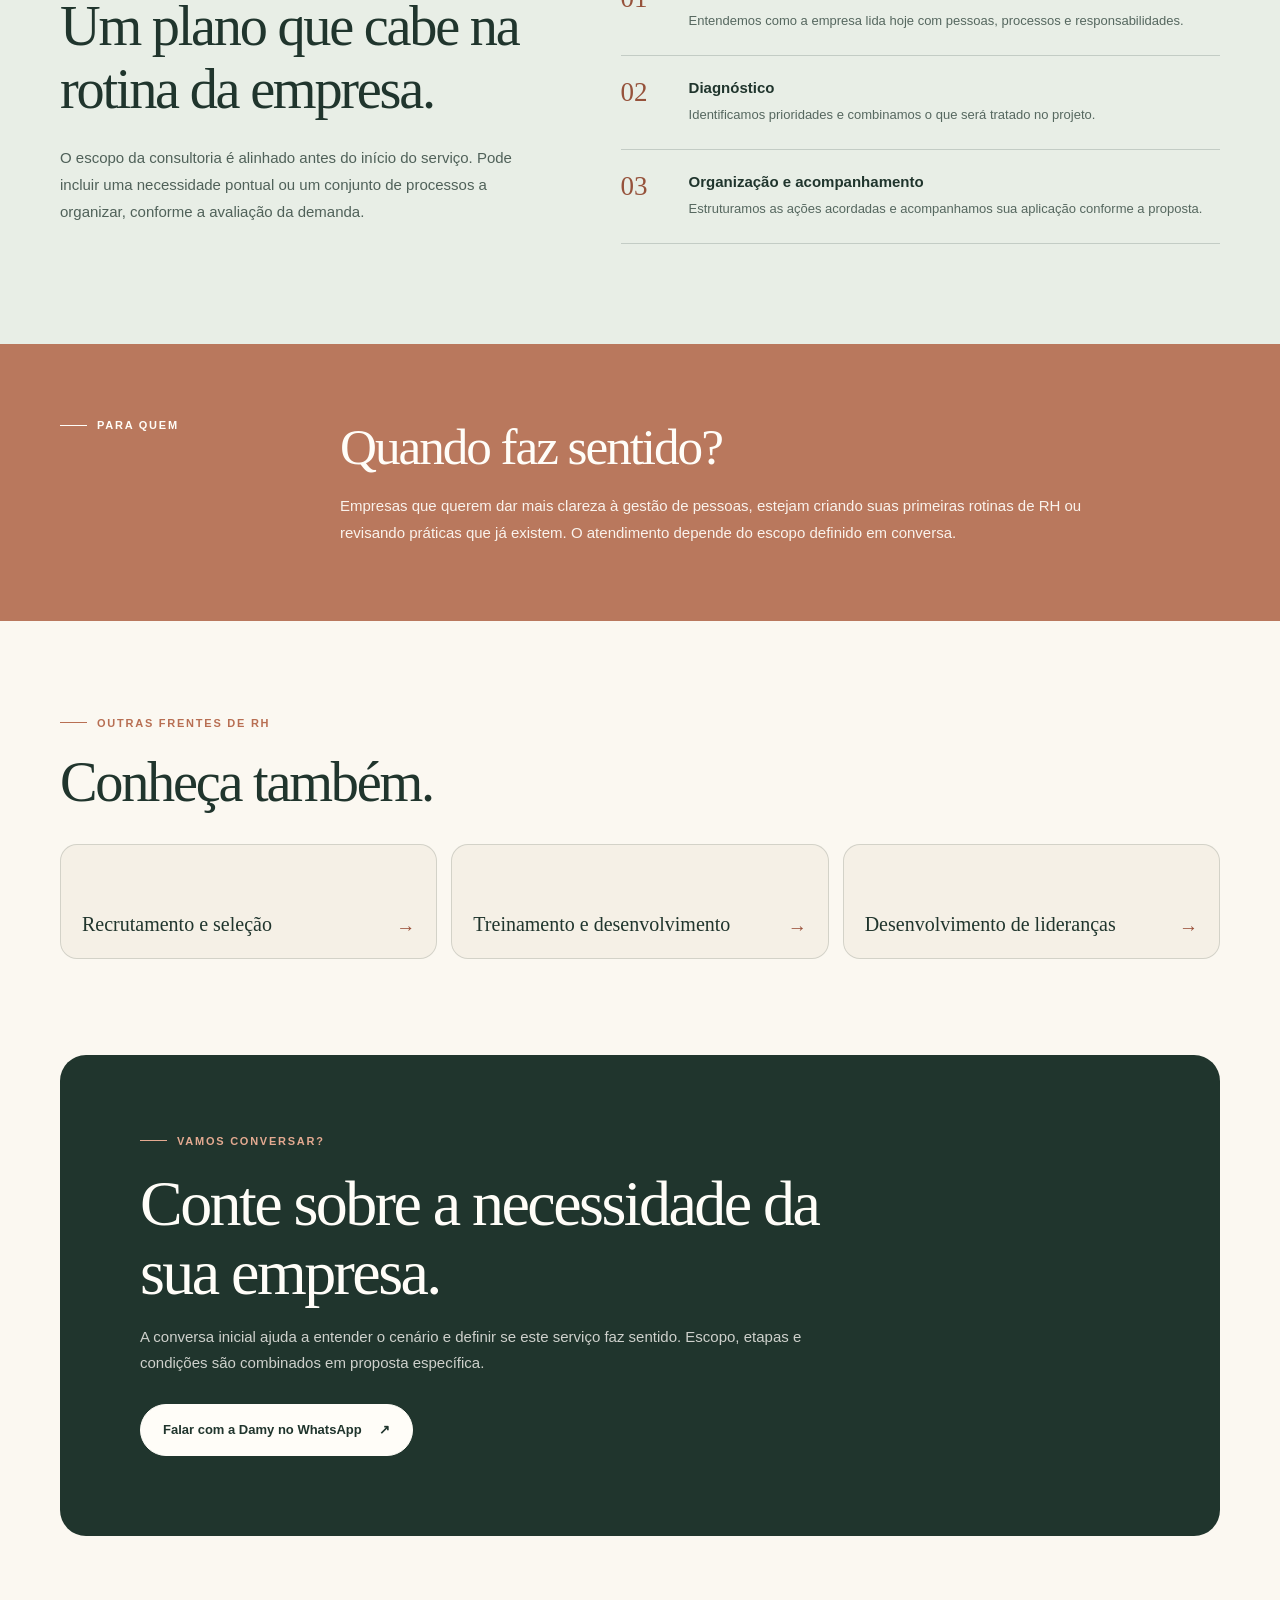
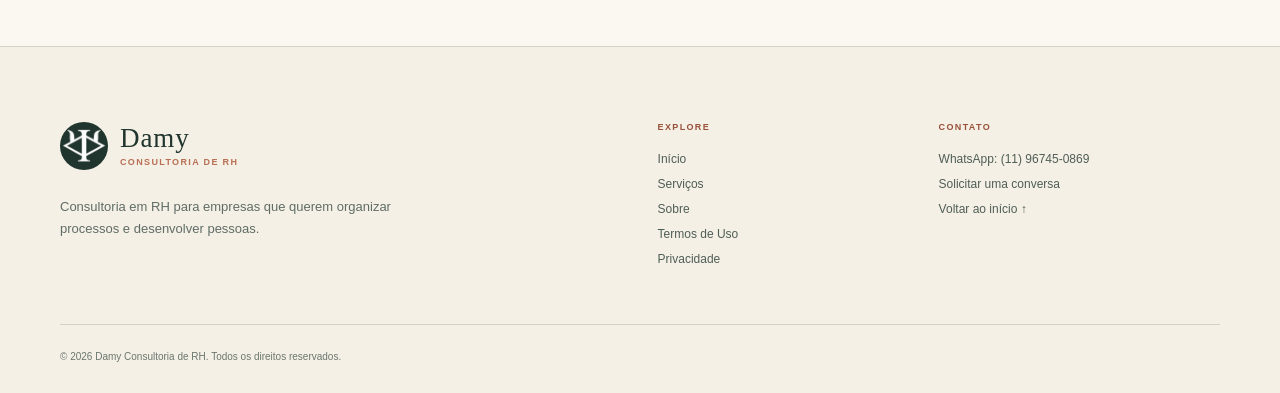
<file: estruturacao-de-rh.html>
<!doctype html>
<html lang="pt-BR">
  <head>
    <meta charset="UTF-8" />
    <meta name="viewport" content="width=device-width, initial-scale=1" />
    <meta name="theme-color" content="#f5f0e6" />
    <title>Estruturação de RH para empresas | Damy Consultoria de RH</title>
    <meta name="description" content="Organize processos, responsabilidades e rotinas de RH com uma consultoria ajustada à realidade da sua empresa. Conheça a atuação da Damy." />
    <meta name="robots" content="index, follow" />
    <link rel="canonical" href="https://devgutz.github.io/DamyConsultoriaRh/estruturacao-de-rh.html" />
    <meta property="og:type" content="website" />
    <meta property="og:locale" content="pt_BR" />
    <meta property="og:site_name" content="Damy Consultoria de RH" />
    <meta property="og:url" content="https://devgutz.github.io/DamyConsultoriaRh/estruturacao-de-rh.html" />
    <meta property="og:title" content="Estruturação de RH para empresas | Damy Consultoria de RH" />
    <meta property="og:description" content="Organize processos, responsabilidades e rotinas de RH com uma consultoria ajustada à realidade da sua empresa. Conheça a atuação da Damy." />
    <meta name="twitter:card" content="summary" />
    <link rel="icon" href="favicon.svg" type="image/svg+xml" />
    <link rel="stylesheet" href="styles.css" />
    <link rel="stylesheet" href="servico.css" />
    <script type="application/ld+json">
{
  "@context": "https://schema.org",
  "@graph": [
    {
      "@type": "Service",
      "name": "Estruturação de RH",
      "description": "Organize processos, responsabilidades e rotinas de RH com uma consultoria ajustada à realidade da sua empresa. Conheça a atuação da Damy.",
      "url": "https://devgutz.github.io/DamyConsultoriaRh/estruturacao-de-rh.html",
      "provider": {
        "@type": "Organization",
        "name": "Damy Consultoria de RH",
        "url": "https://devgutz.github.io/DamyConsultoriaRh/"
      }
    },
    {
      "@type": "BreadcrumbList",
      "itemListElement": [
        {
          "@type": "ListItem",
          "position": 1,
          "name": "Início",
          "item": "https://devgutz.github.io/DamyConsultoriaRh/"
        },
        {
          "@type": "ListItem",
          "position": 2,
          "name": "Estruturação de RH",
          "item": "https://devgutz.github.io/DamyConsultoriaRh/estruturacao-de-rh.html"
        }
      ]
    }
  ]
}
    </script>
  </head>
  <body>
    <a class="skip-link" href="#conteudo">Pular para o conteúdo</a>
    <header class="site-header">
      <div class="container header-inner">
        <a class="brand" href="index.html#inicio" aria-label="Damy Consultoria de RH, página inicial"><span class="brand-mark" aria-hidden="true"><img src="damy-rh-symbol.png" alt="" width="832" height="561" /></span><span class="brand-copy"><strong>Damy</strong><small>Consultoria de RH</small></span></a>
        <nav class="desktop-nav" aria-label="Navegação principal"><a href="index.html#servicos">Serviços</a><a href="index.html#sobre">Sobre</a><a href="index.html#como-funciona">Como trabalhamos</a><a href="index.html#contato">Contato</a></nav>
        <a class="button button-small desktop-cta" href="index.html#contato">Conversar sobre RH <span aria-hidden="true">↗</span></a>
        <details class="mobile-menu"><summary aria-label="Abrir menu de navegação"><span></span><span></span></summary><nav aria-label="Navegação para celular"><a href="index.html#inicio">Início</a><a href="index.html#servicos">Serviços</a><a href="index.html#sobre">Sobre</a><a href="index.html#contato">Contato</a></nav></details>
      </div>
    </header>
    <main id="conteudo">
      <section class="service-hero" aria-labelledby="service-title">
        <div class="container service-hero-grid">
          <div>
            <nav class="service-breadcrumb" aria-label="Caminho da página"><a href="index.html#inicio">Início</a><span aria-hidden="true">/</span><a href="index.html#servicos">Serviços</a><span aria-hidden="true">/</span><span aria-current="page">Estruturação de RH</span></nav>
            <p class="eyebrow"><span></span> ORGANIZAÇÃO · CONSULTORIA EM RH</p>
            <h1 id="service-title">Estruturação de RH <em>para empresas.</em></h1>
            <p class="service-lead">Um RH mais claro começa com a compreensão das rotinas que já existem. A Damy ajuda a mapear processos, definir prioridades e organizar práticas de gestão de pessoas de acordo com o momento da empresa.</p>
            <div class="service-hero-actions"><a class="button" href="#conversa">Conversar sobre este serviço <span aria-hidden="true">↗</span></a><a class="service-back-link" href="index.html#servicos">Ver todos os serviços →</a></div>
          </div>
          <div class="service-visual" aria-hidden="true"><strong>01</strong><span>Clareza para pessoas e processos</span></div>
        </div>
      </section>
      <section class="service-section" aria-labelledby="overview-title">
        <div class="container">
          <div class="service-heading"><p class="eyebrow"><span></span> O QUE PODE SER TRABALHADO</p><h2 id="overview-title">Organizar o RH começa por entender o que já existe.</h2><p>A estruturação não precisa partir de um modelo pronto. O trabalho considera a forma como a empresa opera, as responsabilidades atuais e os pontos que geram dúvidas no dia a dia.</p></div>
          <div class="service-card-grid">
          <article class="service-card"><span aria-hidden="true">01</span><h3>Mapear a realidade</h3><p>Levantar as rotinas de gestão de pessoas e identificar onde há etapas pouco claras ou dependentes de decisões informais.</p></article>
          <article class="service-card"><span aria-hidden="true">02</span><h3>Definir responsabilidades</h3><p>Organizar papéis e fluxos para que lideranças e pessoas envolvidas saibam como conduzir as principais rotinas de RH.</p></article>
          <article class="service-card"><span aria-hidden="true">03</span><h3>Priorizar melhorias</h3><p>Transformar o diagnóstico em ações viáveis, com sequência de implementação compatível com a estrutura da empresa.</p></article>
          </div>
        </div>
      </section>
      <section class="service-approach" aria-labelledby="approach-title">
        <div class="container service-approach-grid">
          <div class="service-approach-copy"><p class="eyebrow"><span></span> COMO COMEÇAMOS</p><h2 id="approach-title">Um plano que cabe na rotina da empresa.</h2><p>O escopo da consultoria é alinhado antes do início do serviço. Pode incluir uma necessidade pontual ou um conjunto de processos a organizar, conforme a avaliação da demanda.</p></div>
          <ol class="service-steps">
            <li><span aria-hidden="true">01</span><div><strong>Conversa inicial</strong><p>Entendemos como a empresa lida hoje com pessoas, processos e responsabilidades.</p></div></li>
            <li><span aria-hidden="true">02</span><div><strong>Diagnóstico</strong><p>Identificamos prioridades e combinamos o que será tratado no projeto.</p></div></li>
            <li><span aria-hidden="true">03</span><div><strong>Organização e acompanhamento</strong><p>Estruturamos as ações acordadas e acompanhamos sua aplicação conforme a proposta.</p></div></li>
          </ol>
        </div>
      </section>
      <section class="service-fit" aria-labelledby="fit-title"><div class="container service-fit-inner"><p class="eyebrow"><span></span> PARA QUEM</p><div><h2 id="fit-title">Quando faz sentido?</h2><p>Empresas que querem dar mais clareza à gestão de pessoas, estejam criando suas primeiras rotinas de RH ou revisando práticas que já existem. O atendimento depende do escopo definido em conversa.</p></div></div></section>
      <section class="service-related" aria-labelledby="related-title"><div class="container"><p class="eyebrow"><span></span> OUTRAS FRENTES DE RH</p><h2 id="related-title">Conheça também.</h2><div class="service-related-list"><a href="recrutamento-e-selecao.html">Recrutamento e seleção <span aria-hidden="true">→</span></a><a href="treinamento-e-desenvolvimento.html">Treinamento e desenvolvimento <span aria-hidden="true">→</span></a><a href="desenvolvimento-de-liderancas.html">Desenvolvimento de lideranças <span aria-hidden="true">→</span></a></div></div></section>
      <section class="service-cta" id="conversa" aria-labelledby="contact-title"><div class="container service-cta-inner"><p class="eyebrow"><span></span> VAMOS CONVERSAR?</p><h2 id="contact-title">Conte sobre a necessidade da sua empresa.</h2><p>A conversa inicial ajuda a entender o cenário e definir se este serviço faz sentido. Escopo, etapas e condições são combinados em proposta específica.</p><a class="button" href="https://wa.me/5511967450869?text=Ol%C3%A1%2C%20Damaris%21%20Gostaria%20de%20conversar%20sobre%20estrutura%C3%A7%C3%A3o%20de%20rh%20para%20minha%20empresa." target="_blank" rel="noopener noreferrer">Falar com a Damy no WhatsApp <span aria-hidden="true">↗</span></a></div></section>
    </main>
    <footer class="site-footer"><div class="container footer-main"><div class="footer-brand"><a class="brand" href="index.html#inicio" aria-label="Damy Consultoria de RH, página inicial"><span class="brand-mark" aria-hidden="true"><img src="damy-rh-symbol.png" alt="" width="832" height="561" /></span><span class="brand-copy"><strong>Damy</strong><small>Consultoria de RH</small></span></a><p>Consultoria em RH para empresas que querem organizar processos e desenvolver pessoas.</p></div><nav aria-label="Navegação do rodapé"><strong>Explore</strong><a href="index.html#inicio">Início</a><a href="index.html#servicos">Serviços</a><a href="index.html#sobre">Sobre</a><a href="termos-de-uso.html">Termos de Uso</a><a href="politica-de-privacidade.html">Privacidade</a></nav><div class="footer-contact"><strong>Contato</strong><a href="https://wa.me/5511967450869?text=Ol%C3%A1%2C%20Damaris%21%20Gostaria%20de%20conversar%20sobre%20estrutura%C3%A7%C3%A3o%20de%20rh%20para%20minha%20empresa." target="_blank" rel="noopener noreferrer">WhatsApp: (11) 96745-0869</a><a href="#conversa">Solicitar uma conversa</a><a href="#conteudo">Voltar ao início ↑</a></div></div><div class="container footer-legal"><p>© 2026 Damy Consultoria de RH. Todos os direitos reservados.</p></div></footer>
  </body>
</html>
</file>
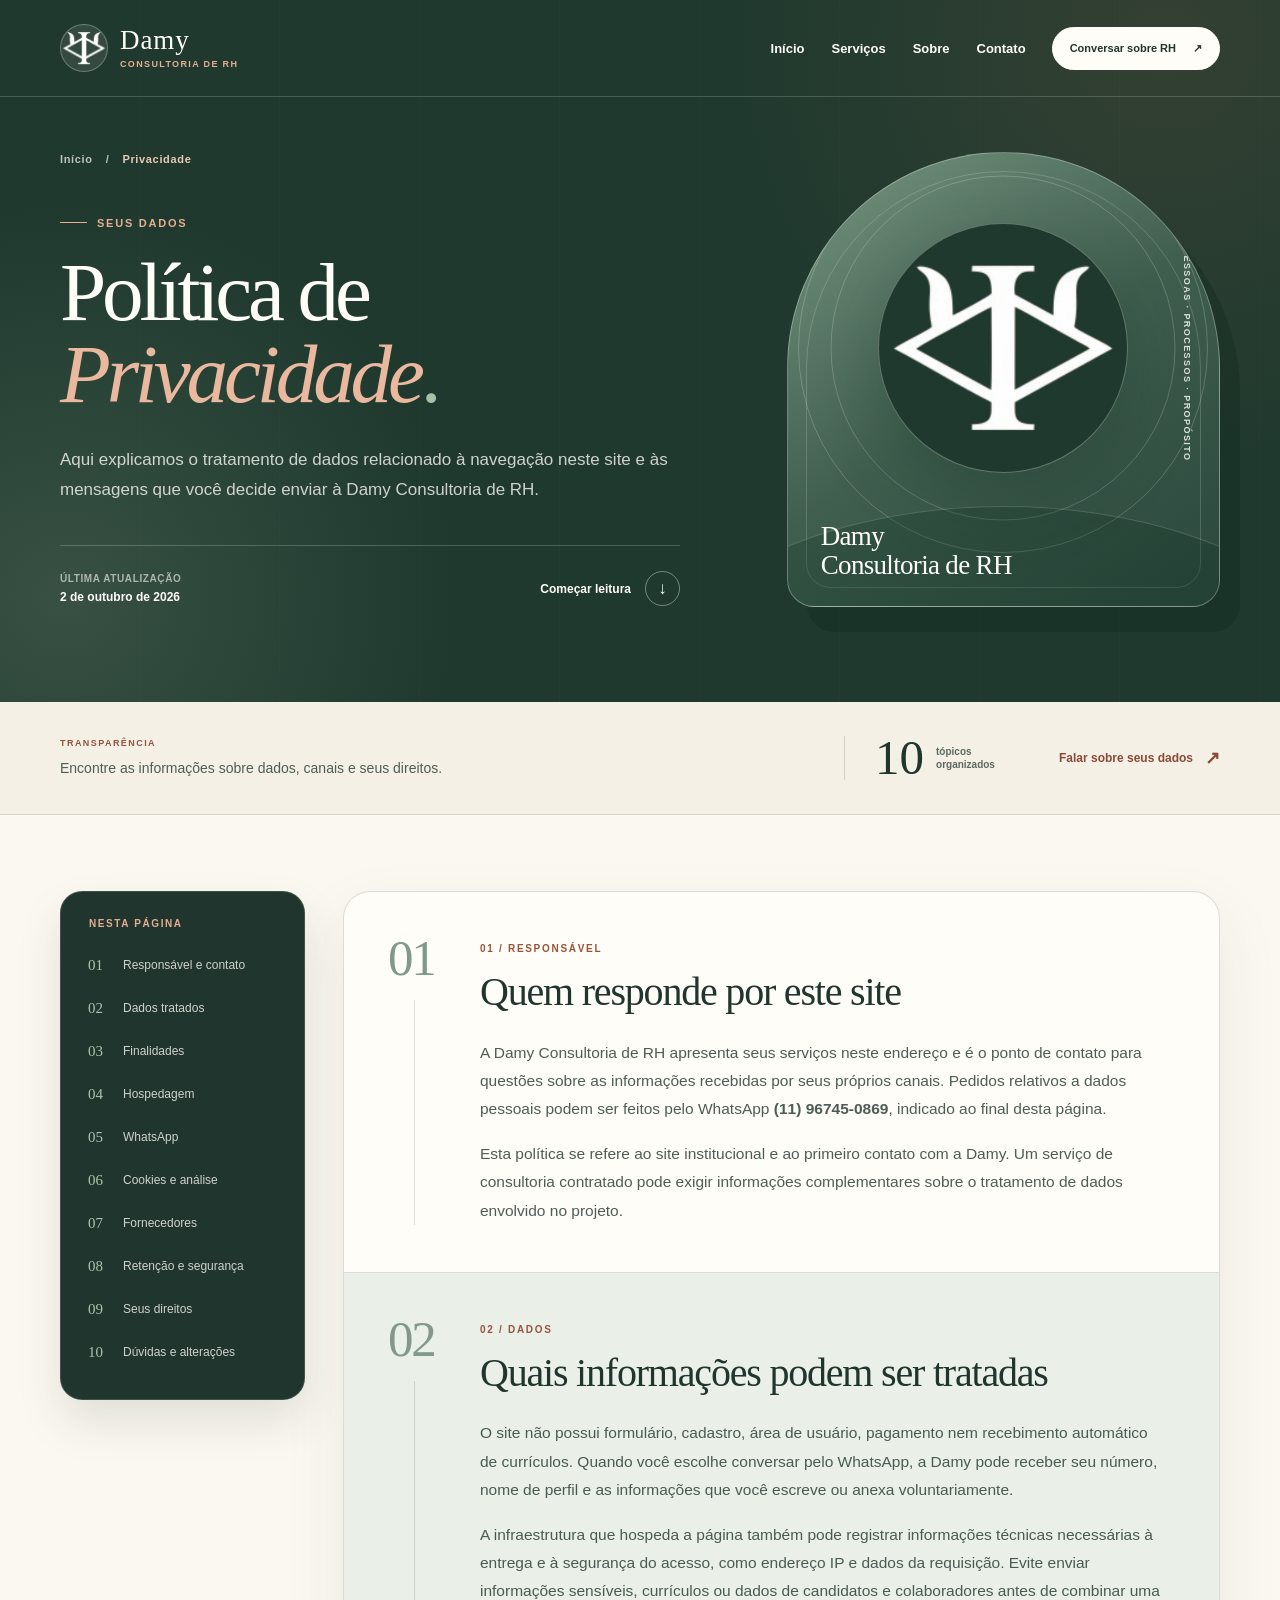
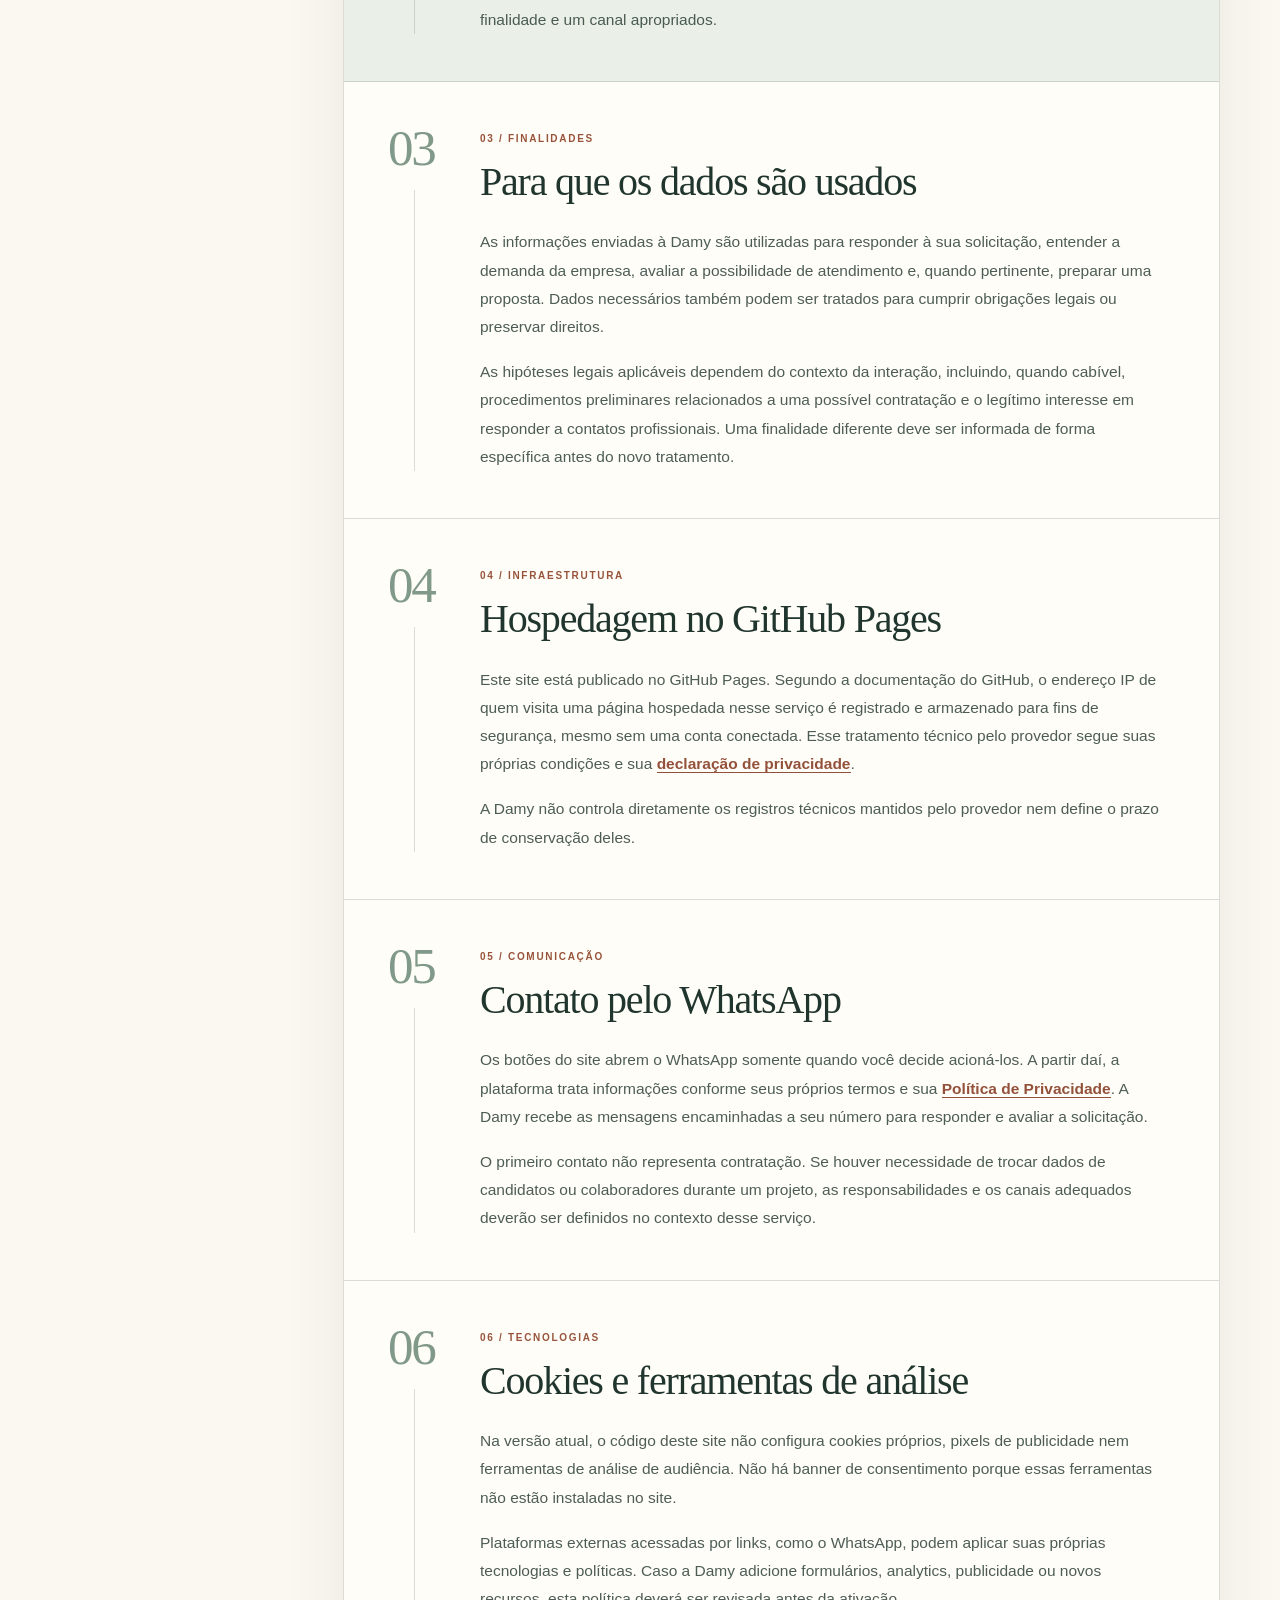
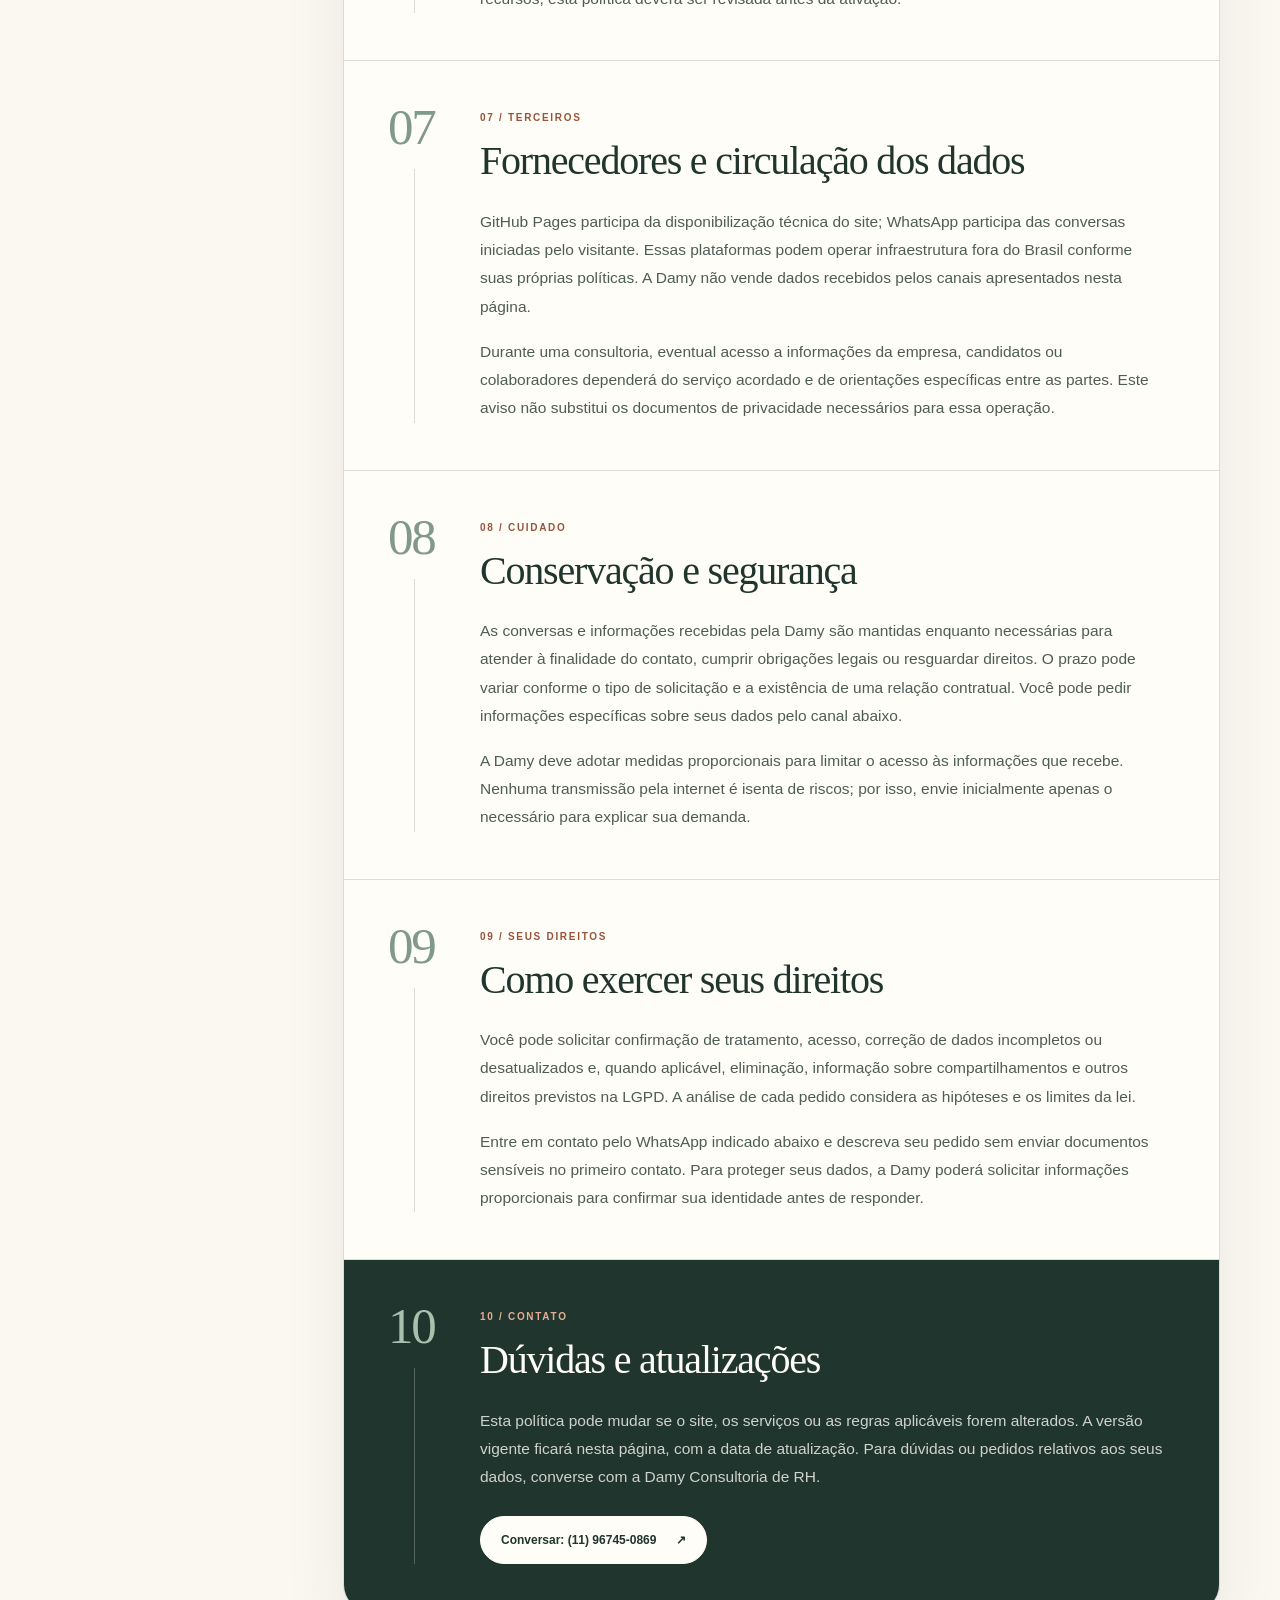
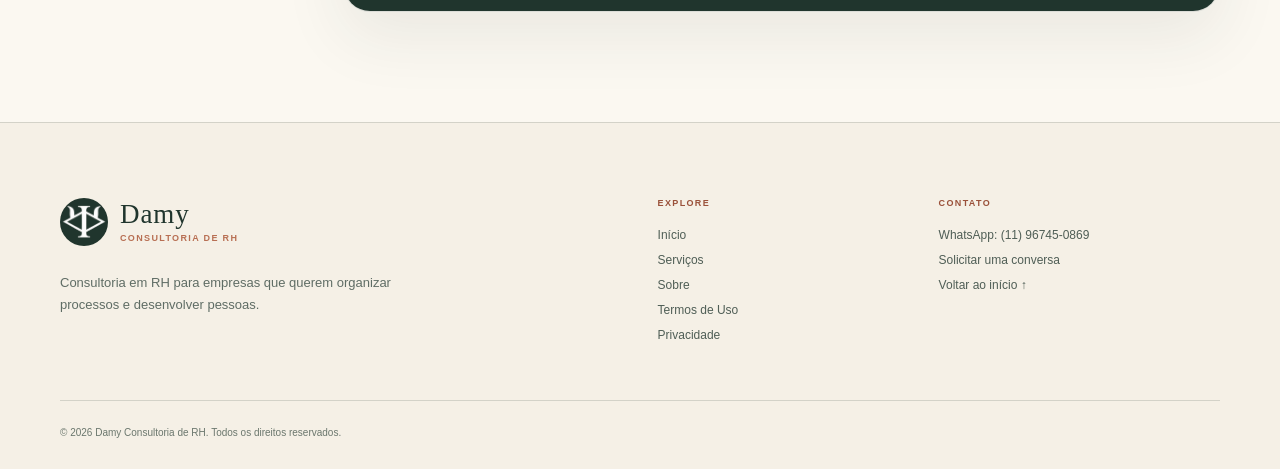
<file: politica-de-privacidade.html>
<!doctype html>
<html lang="pt-BR">
  <head>
    <meta charset="UTF-8" />
    <meta name="viewport" content="width=device-width, initial-scale=1" />
    <meta name="theme-color" content="#20392e" />
    <title>Política de Privacidade | Damy Consultoria de RH</title>
    <meta name="description" content="Saiba como a Damy Consultoria de RH trata dados enviados pelo WhatsApp e informações técnicas ligadas à navegação neste site." />
    <meta name="robots" content="index, follow" />
    <link rel="canonical" href="https://devgutz.github.io/DamyConsultoriaRh/politica-de-privacidade.html" />
    <meta property="og:type" content="website" />
    <meta property="og:locale" content="pt_BR" />
    <meta property="og:site_name" content="Damy Consultoria de RH" />
    <meta property="og:url" content="https://devgutz.github.io/DamyConsultoriaRh/politica-de-privacidade.html" />
    <meta property="og:title" content="Política de Privacidade | Damy Consultoria de RH" />
    <meta property="og:description" content="Entenda os dados tratados, as finalidades, os fornecedores e seus direitos ao usar o site da Damy Consultoria de RH." />
    <link rel="icon" href="favicon.svg" type="image/svg+xml" />
    <link rel="stylesheet" href="styles.css" />
    <link rel="stylesheet" href="termos.css" />
  </head>
  <body>
    <a class="skip-link" href="#conteudo">Pular para o conteúdo</a>

    <header class="site-header">
      <div class="container header-inner">
        <a class="brand" href="index.html#inicio" aria-label="Damy Consultoria de RH, página inicial">
          <span class="brand-mark" aria-hidden="true"><img src="damy-rh-symbol.png" alt="" width="832" height="561" /></span>
          <span class="brand-copy"><strong>Damy</strong><small>Consultoria de RH</small></span>
        </a>
        <nav class="desktop-nav" aria-label="Navegação principal">
          <a href="index.html#inicio">Início</a>
          <a href="index.html#servicos">Serviços</a>
          <a href="index.html#sobre">Sobre</a>
          <a href="index.html#contato">Contato</a>
        </nav>
        <a class="button button-small desktop-cta" href="index.html#contato">Conversar sobre RH <span aria-hidden="true">↗</span></a>
        <details class="mobile-menu">
          <summary aria-label="Abrir menu de navegação"><span></span><span></span></summary>
          <nav aria-label="Navegação para celular">
            <a href="index.html#inicio">Início</a>
            <a href="index.html#servicos">Serviços</a>
            <a href="index.html#sobre">Sobre</a>
            <a href="index.html#contato">Contato</a>
          </nav>
        </details>
      </div>
    </header>

    <main id="conteudo">
      <section class="legal-hero" aria-labelledby="legal-title">
        <div class="container legal-hero-grid">
          <div class="legal-hero-copy">
            <nav class="legal-breadcrumb" aria-label="Caminho da página"><a href="index.html#inicio">Início</a><span aria-hidden="true">/</span><span aria-current="page">Privacidade</span></nav>
            <p class="eyebrow"><span></span> Seus dados</p>
            <h1 id="legal-title">Política de <em>Privacidade</em><span class="legal-title-dot">.</span></h1>
            <p class="legal-lead">Aqui explicamos o tratamento de dados relacionado à navegação neste site e às mensagens que você decide enviar à Damy Consultoria de RH.</p>
            <div class="legal-hero-bottom"><p class="legal-updated">Última atualização <strong><time datetime="2026-10-02">2 de outubro de 2026</time></strong></p><a href="#responsavel" class="legal-scroll-link">Começar leitura <span aria-hidden="true">↓</span></a></div>
          </div>
          <div class="legal-hero-art" aria-hidden="true"><span class="legal-art-orbit legal-art-orbit-one"></span><span class="legal-art-orbit legal-art-orbit-two"></span><span class="legal-art-disc"><img src="damy-rh-symbol.png" alt="" width="832" height="561" /></span><span class="legal-art-caption">Damy<br />Consultoria de RH</span><span class="legal-art-detail">PESSOAS · PROCESSOS · PROPÓSITO</span></div>
        </div>
      </section>
      <div class="legal-prelude"><div class="container legal-prelude-inner"><p><span>TRANSPARÊNCIA</span> Encontre as informações sobre dados, canais e seus direitos.</p><div><strong>10</strong><span>tópicos<br />organizados</span></div><a href="#fale-conosco">Falar sobre seus dados <span aria-hidden="true">↗</span></a></div></div>
      <div class="container legal-layout">
        <nav class="legal-index" aria-label="Índice da política de privacidade">
          <strong>Nesta página</strong>
          <a href="#responsavel"><span>01</span> Responsável e contato</a>
          <a href="#dados"><span>02</span> Dados tratados</a>
          <a href="#finalidades"><span>03</span> Finalidades</a>
          <a href="#hospedagem"><span>04</span> Hospedagem</a>
          <a href="#whatsapp"><span>05</span> WhatsApp</a>
          <a href="#cookies"><span>06</span> Cookies e análise</a>
          <a href="#compartilhamento"><span>07</span> Fornecedores</a>
          <a href="#retencao"><span>08</span> Retenção e segurança</a>
          <a href="#direitos"><span>09</span> Seus direitos</a>
          <a href="#fale-conosco"><span>10</span> Dúvidas e alterações</a>
        </nav>
        <div class="legal-content">
          <section id="responsavel" aria-labelledby="titulo-responsavel"><span class="legal-number">01 / RESPONSÁVEL</span><h2 id="titulo-responsavel">Quem responde por este site</h2><p>A Damy Consultoria de RH apresenta seus serviços neste endereço e é o ponto de contato para questões sobre as informações recebidas por seus próprios canais. Pedidos relativos a dados pessoais podem ser feitos pelo WhatsApp <strong>(11) 96745-0869</strong>, indicado ao final desta página.</p><p>Esta política se refere ao site institucional e ao primeiro contato com a Damy. Um serviço de consultoria contratado pode exigir informações complementares sobre o tratamento de dados envolvido no projeto.</p></section>
          <section id="dados" aria-labelledby="titulo-dados"><span class="legal-number">02 / DADOS</span><h2 id="titulo-dados">Quais informações podem ser tratadas</h2><p>O site não possui formulário, cadastro, área de usuário, pagamento nem recebimento automático de currículos. Quando você escolhe conversar pelo WhatsApp, a Damy pode receber seu número, nome de perfil e as informações que você escreve ou anexa voluntariamente.</p><p>A infraestrutura que hospeda a página também pode registrar informações técnicas necessárias à entrega e à segurança do acesso, como endereço IP e dados da requisição. Evite enviar informações sensíveis, currículos ou dados de candidatos e colaboradores antes de combinar uma finalidade e um canal apropriados.</p></section>
          <section id="finalidades" aria-labelledby="titulo-finalidades"><span class="legal-number">03 / FINALIDADES</span><h2 id="titulo-finalidades">Para que os dados são usados</h2><p>As informações enviadas à Damy são utilizadas para responder à sua solicitação, entender a demanda da empresa, avaliar a possibilidade de atendimento e, quando pertinente, preparar uma proposta. Dados necessários também podem ser tratados para cumprir obrigações legais ou preservar direitos.</p><p>As hipóteses legais aplicáveis dependem do contexto da interação, incluindo, quando cabível, procedimentos preliminares relacionados a uma possível contratação e o legítimo interesse em responder a contatos profissionais. Uma finalidade diferente deve ser informada de forma específica antes do novo tratamento.</p></section>
          <section id="hospedagem" aria-labelledby="titulo-hospedagem"><span class="legal-number">04 / INFRAESTRUTURA</span><h2 id="titulo-hospedagem">Hospedagem no GitHub Pages</h2><p>Este site está publicado no GitHub Pages. Segundo a documentação do GitHub, o endereço IP de quem visita uma página hospedada nesse serviço é registrado e armazenado para fins de segurança, mesmo sem uma conta conectada. Esse tratamento técnico pelo provedor segue suas próprias condições e sua <a href="https://docs.github.com/en/site-policy/privacy-policies/github-general-privacy-statement" target="_blank" rel="noopener noreferrer">declaração de privacidade</a>.</p><p>A Damy não controla diretamente os registros técnicos mantidos pelo provedor nem define o prazo de conservação deles.</p></section>
          <section id="whatsapp" aria-labelledby="titulo-whatsapp"><span class="legal-number">05 / COMUNICAÇÃO</span><h2 id="titulo-whatsapp">Contato pelo WhatsApp</h2><p>Os botões do site abrem o WhatsApp somente quando você decide acioná-los. A partir daí, a plataforma trata informações conforme seus próprios termos e sua <a href="https://www.whatsapp.com/legal/privacy-policy?lang=pt" target="_blank" rel="noopener noreferrer">Política de Privacidade</a>. A Damy recebe as mensagens encaminhadas a seu número para responder e avaliar a solicitação.</p><p>O primeiro contato não representa contratação. Se houver necessidade de trocar dados de candidatos ou colaboradores durante um projeto, as responsabilidades e os canais adequados deverão ser definidos no contexto desse serviço.</p></section>
          <section id="cookies" aria-labelledby="titulo-cookies"><span class="legal-number">06 / TECNOLOGIAS</span><h2 id="titulo-cookies">Cookies e ferramentas de análise</h2><p>Na versão atual, o código deste site não configura cookies próprios, pixels de publicidade nem ferramentas de análise de audiência. Não há banner de consentimento porque essas ferramentas não estão instaladas no site.</p><p>Plataformas externas acessadas por links, como o WhatsApp, podem aplicar suas próprias tecnologias e políticas. Caso a Damy adicione formulários, analytics, publicidade ou novos recursos, esta política deverá ser revisada antes da ativação.</p></section>
          <section id="compartilhamento" aria-labelledby="titulo-compartilhamento"><span class="legal-number">07 / TERCEIROS</span><h2 id="titulo-compartilhamento">Fornecedores e circulação dos dados</h2><p>GitHub Pages participa da disponibilização técnica do site; WhatsApp participa das conversas iniciadas pelo visitante. Essas plataformas podem operar infraestrutura fora do Brasil conforme suas próprias políticas. A Damy não vende dados recebidos pelos canais apresentados nesta página.</p><p>Durante uma consultoria, eventual acesso a informações da empresa, candidatos ou colaboradores dependerá do serviço acordado e de orientações específicas entre as partes. Este aviso não substitui os documentos de privacidade necessários para essa operação.</p></section>
          <section id="retencao" aria-labelledby="titulo-retencao"><span class="legal-number">08 / CUIDADO</span><h2 id="titulo-retencao">Conservação e segurança</h2><p>As conversas e informações recebidas pela Damy são mantidas enquanto necessárias para atender à finalidade do contato, cumprir obrigações legais ou resguardar direitos. O prazo pode variar conforme o tipo de solicitação e a existência de uma relação contratual. Você pode pedir informações específicas sobre seus dados pelo canal abaixo.</p><p>A Damy deve adotar medidas proporcionais para limitar o acesso às informações que recebe. Nenhuma transmissão pela internet é isenta de riscos; por isso, envie inicialmente apenas o necessário para explicar sua demanda.</p></section>
          <section id="direitos" aria-labelledby="titulo-direitos"><span class="legal-number">09 / SEUS DIREITOS</span><h2 id="titulo-direitos">Como exercer seus direitos</h2><p>Você pode solicitar confirmação de tratamento, acesso, correção de dados incompletos ou desatualizados e, quando aplicável, eliminação, informação sobre compartilhamentos e outros direitos previstos na LGPD. A análise de cada pedido considera as hipóteses e os limites da lei.</p><p>Entre em contato pelo WhatsApp indicado abaixo e descreva seu pedido sem enviar documentos sensíveis no primeiro contato. Para proteger seus dados, a Damy poderá solicitar informações proporcionais para confirmar sua identidade antes de responder.</p></section>
          <section id="fale-conosco" aria-labelledby="titulo-fale-conosco"><span class="legal-number">10 / CONTATO</span><h2 id="titulo-fale-conosco">Dúvidas e atualizações</h2><p>Esta política pode mudar se o site, os serviços ou as regras aplicáveis forem alterados. A versão vigente ficará nesta página, com a data de atualização. Para dúvidas ou pedidos relativos aos seus dados, converse com a Damy Consultoria de RH.</p><a class="legal-contact-button" href="https://wa.me/5511967450869?text=Ol%C3%A1%2C%20Damaris%21%20Tenho%20uma%20d%C3%BAvida%20sobre%20a%20Pol%C3%ADtica%20de%20Privacidade%20do%20site." target="_blank" rel="noopener noreferrer">Conversar: (11) 96745-0869 <span aria-hidden="true">↗</span></a></section>
        </div>
      </div>
    </main>

    <footer class="site-footer">
      <div class="container footer-main">
        <div class="footer-brand">
          <a class="brand" href="index.html#inicio" aria-label="Damy Consultoria de RH, página inicial"><span class="brand-mark" aria-hidden="true"><img src="damy-rh-symbol.png" alt="" width="832" height="561" /></span><span class="brand-copy"><strong>Damy</strong><small>Consultoria de RH</small></span></a>
          <p>Consultoria em RH para empresas que querem organizar processos e desenvolver pessoas.</p>
        </div>
        <nav aria-label="Navegação do rodapé"><strong>Explore</strong><a href="index.html#inicio">Início</a><a href="index.html#servicos">Serviços</a><a href="index.html#sobre">Sobre</a><a href="termos-de-uso.html">Termos de Uso</a><a href="politica-de-privacidade.html" aria-current="page">Privacidade</a></nav>
        <div class="footer-contact"><strong>Contato</strong><a href="https://wa.me/5511967450869?text=Ol%C3%A1%2C%20Damaris%21%20Gostaria%20de%20conversar%20sobre%20consultoria%20em%20RH%20para%20minha%20empresa." target="_blank" rel="noopener noreferrer">WhatsApp: (11) 96745-0869</a><a href="index.html#contato">Solicitar uma conversa</a><a href="#conteudo">Voltar ao início ↑</a></div>
      </div>
      <div class="container footer-legal"><p>© 2026 Damy Consultoria de RH. Todos os direitos reservados.</p></div>
    </footer>
  </body>
</html>
</file>
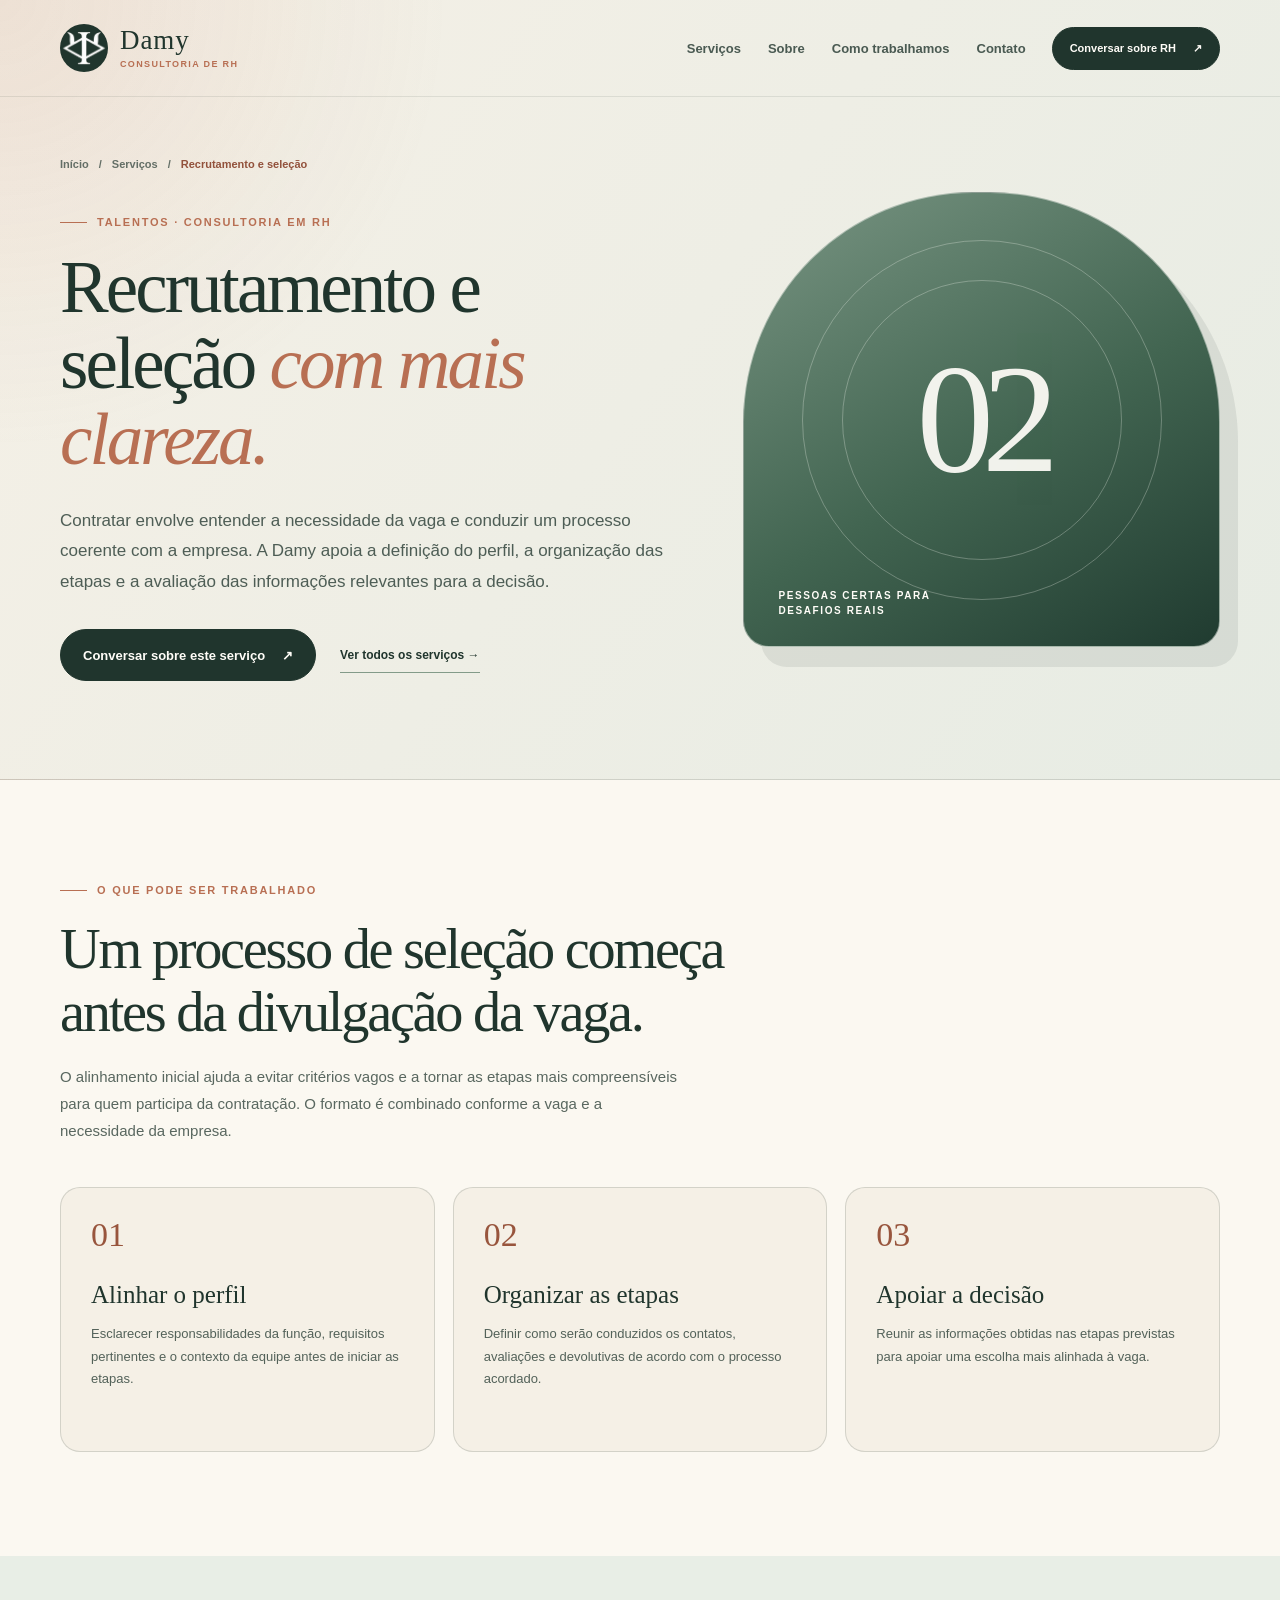
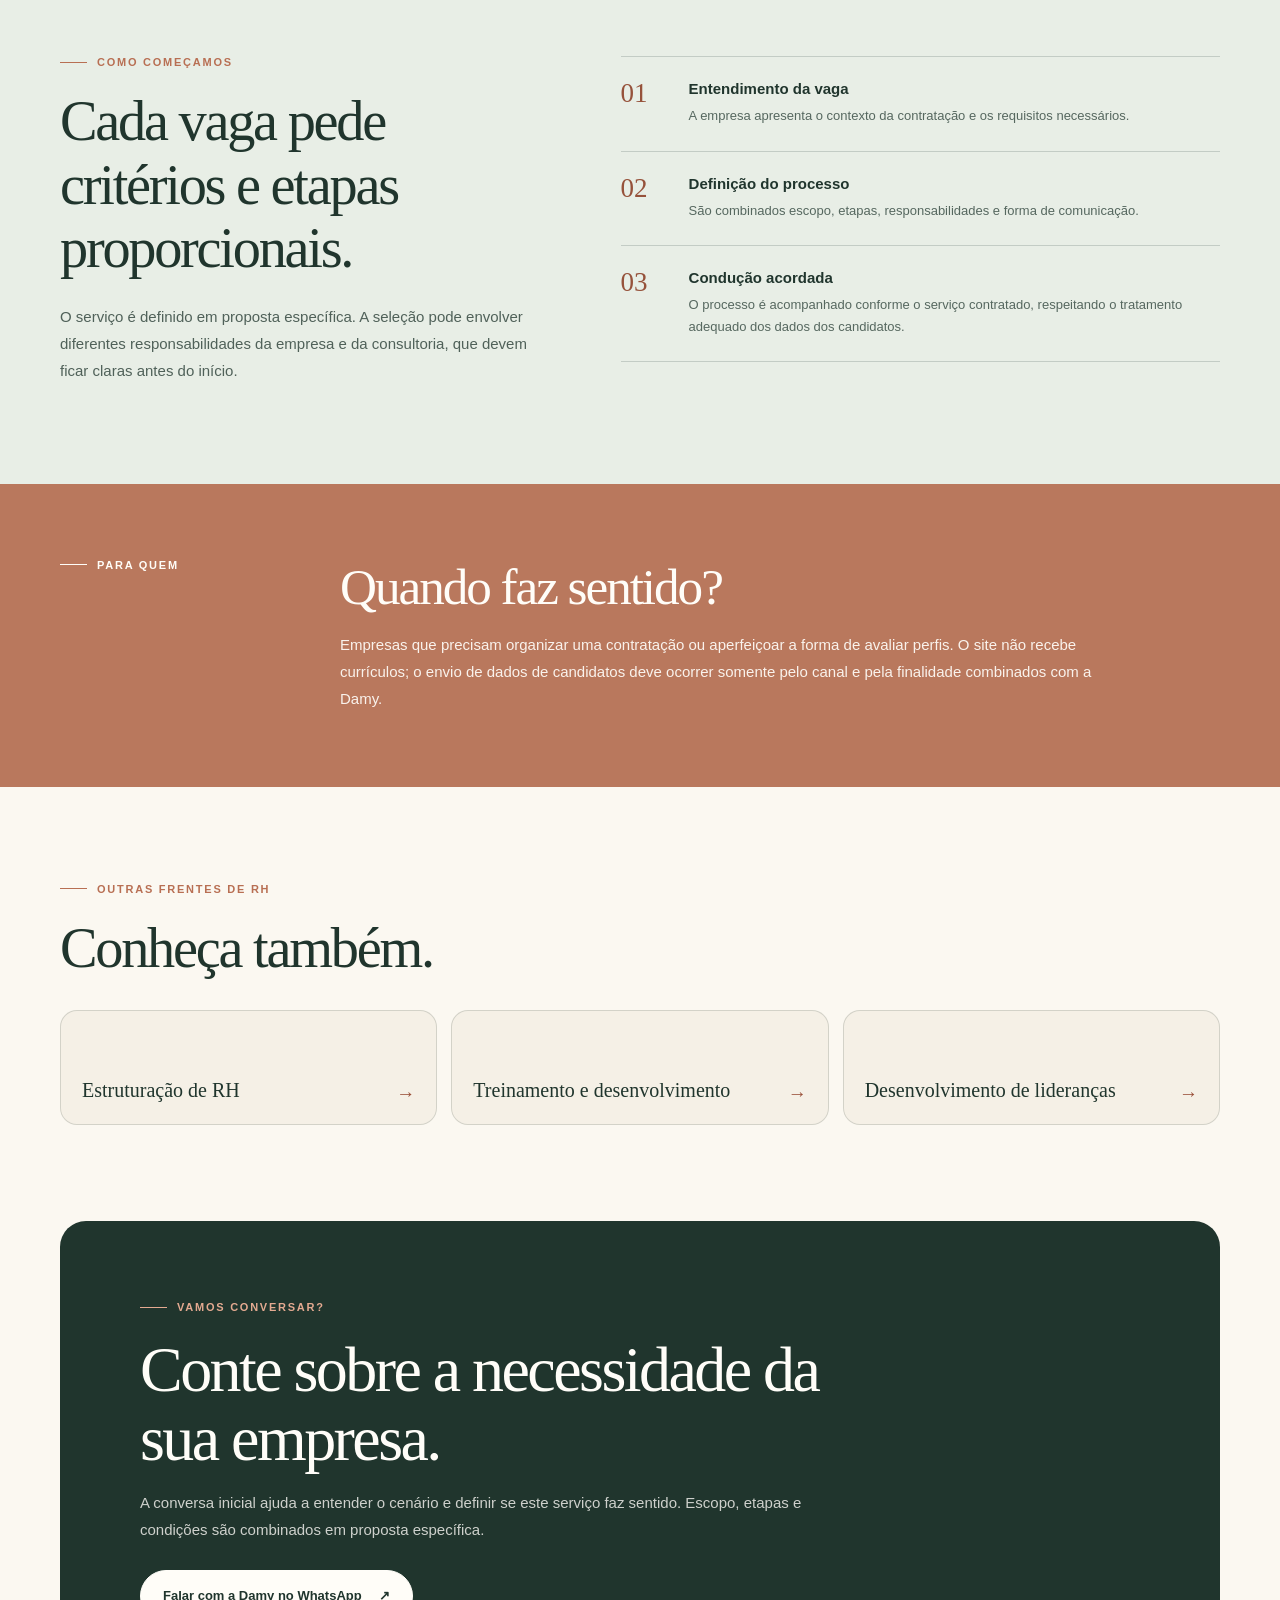
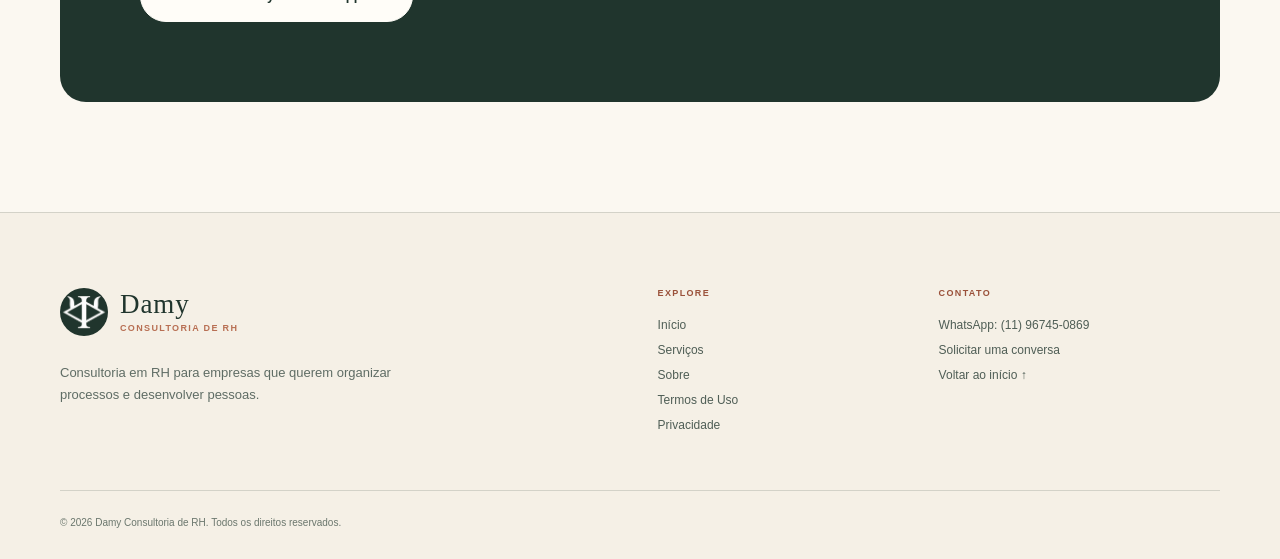
<file: recrutamento-e-selecao.html>
<!doctype html>
<html lang="pt-BR">
  <head>
    <meta charset="UTF-8" />
    <meta name="viewport" content="width=device-width, initial-scale=1" />
    <meta name="theme-color" content="#f5f0e6" />
    <title>Recrutamento e seleção para empresas | Damy Consultoria de RH</title>
    <meta name="description" content="Apoio em recrutamento e seleção para definir perfis, organizar etapas e tomar decisões de contratação alinhadas à vaga e à empresa." />
    <meta name="robots" content="index, follow" />
    <link rel="canonical" href="https://devgutz.github.io/DamyConsultoriaRh/recrutamento-e-selecao.html" />
    <meta property="og:type" content="website" />
    <meta property="og:locale" content="pt_BR" />
    <meta property="og:site_name" content="Damy Consultoria de RH" />
    <meta property="og:url" content="https://devgutz.github.io/DamyConsultoriaRh/recrutamento-e-selecao.html" />
    <meta property="og:title" content="Recrutamento e seleção para empresas | Damy Consultoria de RH" />
    <meta property="og:description" content="Apoio em recrutamento e seleção para definir perfis, organizar etapas e tomar decisões de contratação alinhadas à vaga e à empresa." />
    <meta name="twitter:card" content="summary" />
    <link rel="icon" href="favicon.svg" type="image/svg+xml" />
    <link rel="stylesheet" href="styles.css" />
    <link rel="stylesheet" href="servico.css" />
    <script type="application/ld+json">
{
  "@context": "https://schema.org",
  "@graph": [
    {
      "@type": "Service",
      "name": "Recrutamento e seleção",
      "description": "Apoio em recrutamento e seleção para definir perfis, organizar etapas e tomar decisões de contratação alinhadas à vaga e à empresa.",
      "url": "https://devgutz.github.io/DamyConsultoriaRh/recrutamento-e-selecao.html",
      "provider": {
        "@type": "Organization",
        "name": "Damy Consultoria de RH",
        "url": "https://devgutz.github.io/DamyConsultoriaRh/"
      }
    },
    {
      "@type": "BreadcrumbList",
      "itemListElement": [
        {
          "@type": "ListItem",
          "position": 1,
          "name": "Início",
          "item": "https://devgutz.github.io/DamyConsultoriaRh/"
        },
        {
          "@type": "ListItem",
          "position": 2,
          "name": "Recrutamento e seleção",
          "item": "https://devgutz.github.io/DamyConsultoriaRh/recrutamento-e-selecao.html"
        }
      ]
    }
  ]
}
    </script>
  </head>
  <body>
    <a class="skip-link" href="#conteudo">Pular para o conteúdo</a>
    <header class="site-header">
      <div class="container header-inner">
        <a class="brand" href="index.html#inicio" aria-label="Damy Consultoria de RH, página inicial"><span class="brand-mark" aria-hidden="true"><img src="damy-rh-symbol.png" alt="" width="832" height="561" /></span><span class="brand-copy"><strong>Damy</strong><small>Consultoria de RH</small></span></a>
        <nav class="desktop-nav" aria-label="Navegação principal"><a href="index.html#servicos">Serviços</a><a href="index.html#sobre">Sobre</a><a href="index.html#como-funciona">Como trabalhamos</a><a href="index.html#contato">Contato</a></nav>
        <a class="button button-small desktop-cta" href="index.html#contato">Conversar sobre RH <span aria-hidden="true">↗</span></a>
        <details class="mobile-menu"><summary aria-label="Abrir menu de navegação"><span></span><span></span></summary><nav aria-label="Navegação para celular"><a href="index.html#inicio">Início</a><a href="index.html#servicos">Serviços</a><a href="index.html#sobre">Sobre</a><a href="index.html#contato">Contato</a></nav></details>
      </div>
    </header>
    <main id="conteudo">
      <section class="service-hero" aria-labelledby="service-title">
        <div class="container service-hero-grid">
          <div>
            <nav class="service-breadcrumb" aria-label="Caminho da página"><a href="index.html#inicio">Início</a><span aria-hidden="true">/</span><a href="index.html#servicos">Serviços</a><span aria-hidden="true">/</span><span aria-current="page">Recrutamento e seleção</span></nav>
            <p class="eyebrow"><span></span> TALENTOS · CONSULTORIA EM RH</p>
            <h1 id="service-title">Recrutamento e seleção <em>com mais clareza.</em></h1>
            <p class="service-lead">Contratar envolve entender a necessidade da vaga e conduzir um processo coerente com a empresa. A Damy apoia a definição do perfil, a organização das etapas e a avaliação das informações relevantes para a decisão.</p>
            <div class="service-hero-actions"><a class="button" href="#conversa">Conversar sobre este serviço <span aria-hidden="true">↗</span></a><a class="service-back-link" href="index.html#servicos">Ver todos os serviços →</a></div>
          </div>
          <div class="service-visual" aria-hidden="true"><strong>02</strong><span>Pessoas certas para desafios reais</span></div>
        </div>
      </section>
      <section class="service-section" aria-labelledby="overview-title">
        <div class="container">
          <div class="service-heading"><p class="eyebrow"><span></span> O QUE PODE SER TRABALHADO</p><h2 id="overview-title">Um processo de seleção começa antes da divulgação da vaga.</h2><p>O alinhamento inicial ajuda a evitar critérios vagos e a tornar as etapas mais compreensíveis para quem participa da contratação. O formato é combinado conforme a vaga e a necessidade da empresa.</p></div>
          <div class="service-card-grid">
          <article class="service-card"><span aria-hidden="true">01</span><h3>Alinhar o perfil</h3><p>Esclarecer responsabilidades da função, requisitos pertinentes e o contexto da equipe antes de iniciar as etapas.</p></article>
          <article class="service-card"><span aria-hidden="true">02</span><h3>Organizar as etapas</h3><p>Definir como serão conduzidos os contatos, avaliações e devolutivas de acordo com o processo acordado.</p></article>
          <article class="service-card"><span aria-hidden="true">03</span><h3>Apoiar a decisão</h3><p>Reunir as informações obtidas nas etapas previstas para apoiar uma escolha mais alinhada à vaga.</p></article>
          </div>
        </div>
      </section>
      <section class="service-approach" aria-labelledby="approach-title">
        <div class="container service-approach-grid">
          <div class="service-approach-copy"><p class="eyebrow"><span></span> COMO COMEÇAMOS</p><h2 id="approach-title">Cada vaga pede critérios e etapas proporcionais.</h2><p>O serviço é definido em proposta específica. A seleção pode envolver diferentes responsabilidades da empresa e da consultoria, que devem ficar claras antes do início.</p></div>
          <ol class="service-steps">
            <li><span aria-hidden="true">01</span><div><strong>Entendimento da vaga</strong><p>A empresa apresenta o contexto da contratação e os requisitos necessários.</p></div></li>
            <li><span aria-hidden="true">02</span><div><strong>Definição do processo</strong><p>São combinados escopo, etapas, responsabilidades e forma de comunicação.</p></div></li>
            <li><span aria-hidden="true">03</span><div><strong>Condução acordada</strong><p>O processo é acompanhado conforme o serviço contratado, respeitando o tratamento adequado dos dados dos candidatos.</p></div></li>
          </ol>
        </div>
      </section>
      <section class="service-fit" aria-labelledby="fit-title"><div class="container service-fit-inner"><p class="eyebrow"><span></span> PARA QUEM</p><div><h2 id="fit-title">Quando faz sentido?</h2><p>Empresas que precisam organizar uma contratação ou aperfeiçoar a forma de avaliar perfis. O site não recebe currículos; o envio de dados de candidatos deve ocorrer somente pelo canal e pela finalidade combinados com a Damy.</p></div></div></section>
      <section class="service-related" aria-labelledby="related-title"><div class="container"><p class="eyebrow"><span></span> OUTRAS FRENTES DE RH</p><h2 id="related-title">Conheça também.</h2><div class="service-related-list"><a href="estruturacao-de-rh.html">Estruturação de RH <span aria-hidden="true">→</span></a><a href="treinamento-e-desenvolvimento.html">Treinamento e desenvolvimento <span aria-hidden="true">→</span></a><a href="desenvolvimento-de-liderancas.html">Desenvolvimento de lideranças <span aria-hidden="true">→</span></a></div></div></section>
      <section class="service-cta" id="conversa" aria-labelledby="contact-title"><div class="container service-cta-inner"><p class="eyebrow"><span></span> VAMOS CONVERSAR?</p><h2 id="contact-title">Conte sobre a necessidade da sua empresa.</h2><p>A conversa inicial ajuda a entender o cenário e definir se este serviço faz sentido. Escopo, etapas e condições são combinados em proposta específica.</p><a class="button" href="https://wa.me/5511967450869?text=Ol%C3%A1%2C%20Damaris%21%20Gostaria%20de%20conversar%20sobre%20recrutamento%20e%20sele%C3%A7%C3%A3o%20para%20minha%20empresa." target="_blank" rel="noopener noreferrer">Falar com a Damy no WhatsApp <span aria-hidden="true">↗</span></a></div></section>
    </main>
    <footer class="site-footer"><div class="container footer-main"><div class="footer-brand"><a class="brand" href="index.html#inicio" aria-label="Damy Consultoria de RH, página inicial"><span class="brand-mark" aria-hidden="true"><img src="damy-rh-symbol.png" alt="" width="832" height="561" /></span><span class="brand-copy"><strong>Damy</strong><small>Consultoria de RH</small></span></a><p>Consultoria em RH para empresas que querem organizar processos e desenvolver pessoas.</p></div><nav aria-label="Navegação do rodapé"><strong>Explore</strong><a href="index.html#inicio">Início</a><a href="index.html#servicos">Serviços</a><a href="index.html#sobre">Sobre</a><a href="termos-de-uso.html">Termos de Uso</a><a href="politica-de-privacidade.html">Privacidade</a></nav><div class="footer-contact"><strong>Contato</strong><a href="https://wa.me/5511967450869?text=Ol%C3%A1%2C%20Damaris%21%20Gostaria%20de%20conversar%20sobre%20recrutamento%20e%20sele%C3%A7%C3%A3o%20para%20minha%20empresa." target="_blank" rel="noopener noreferrer">WhatsApp: (11) 96745-0869</a><a href="#conversa">Solicitar uma conversa</a><a href="#conteudo">Voltar ao início ↑</a></div></div><div class="container footer-legal"><p>© 2026 Damy Consultoria de RH. Todos os direitos reservados.</p></div></footer>
  </body>
</html>
</file>
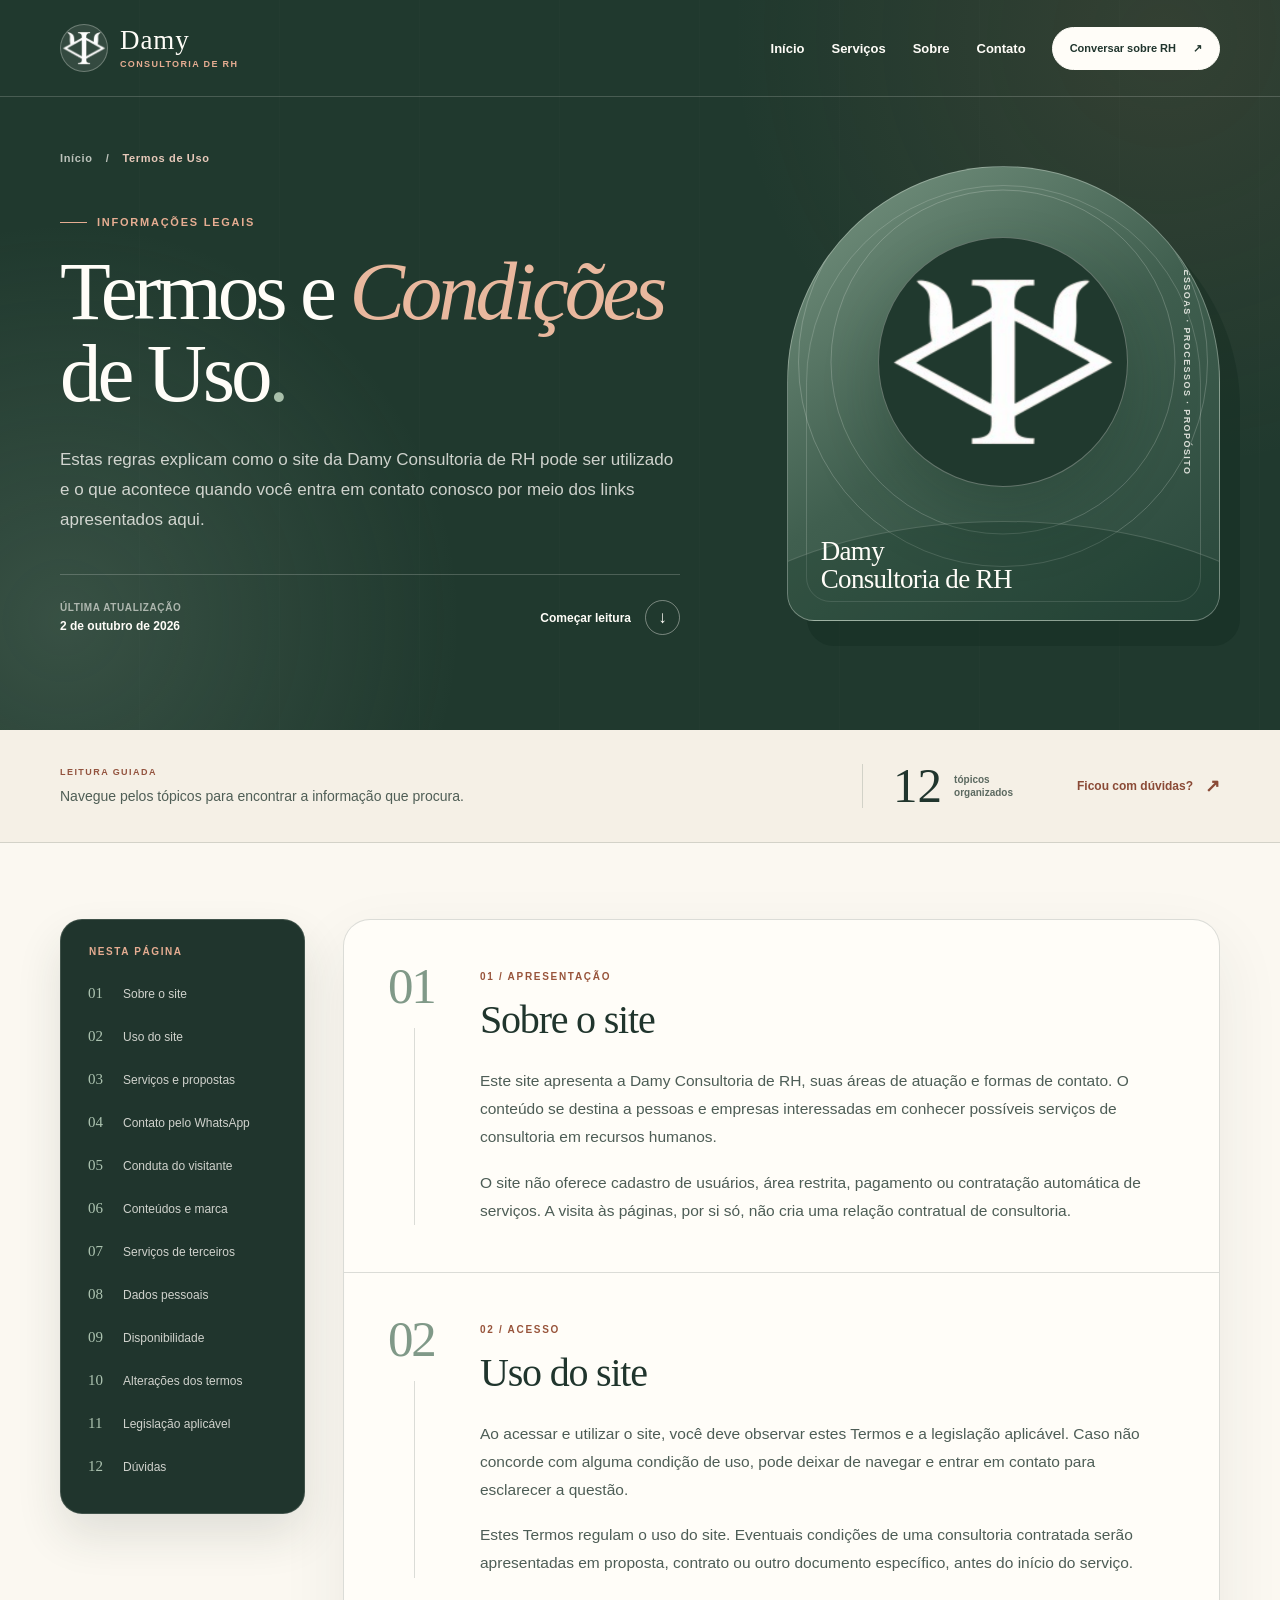
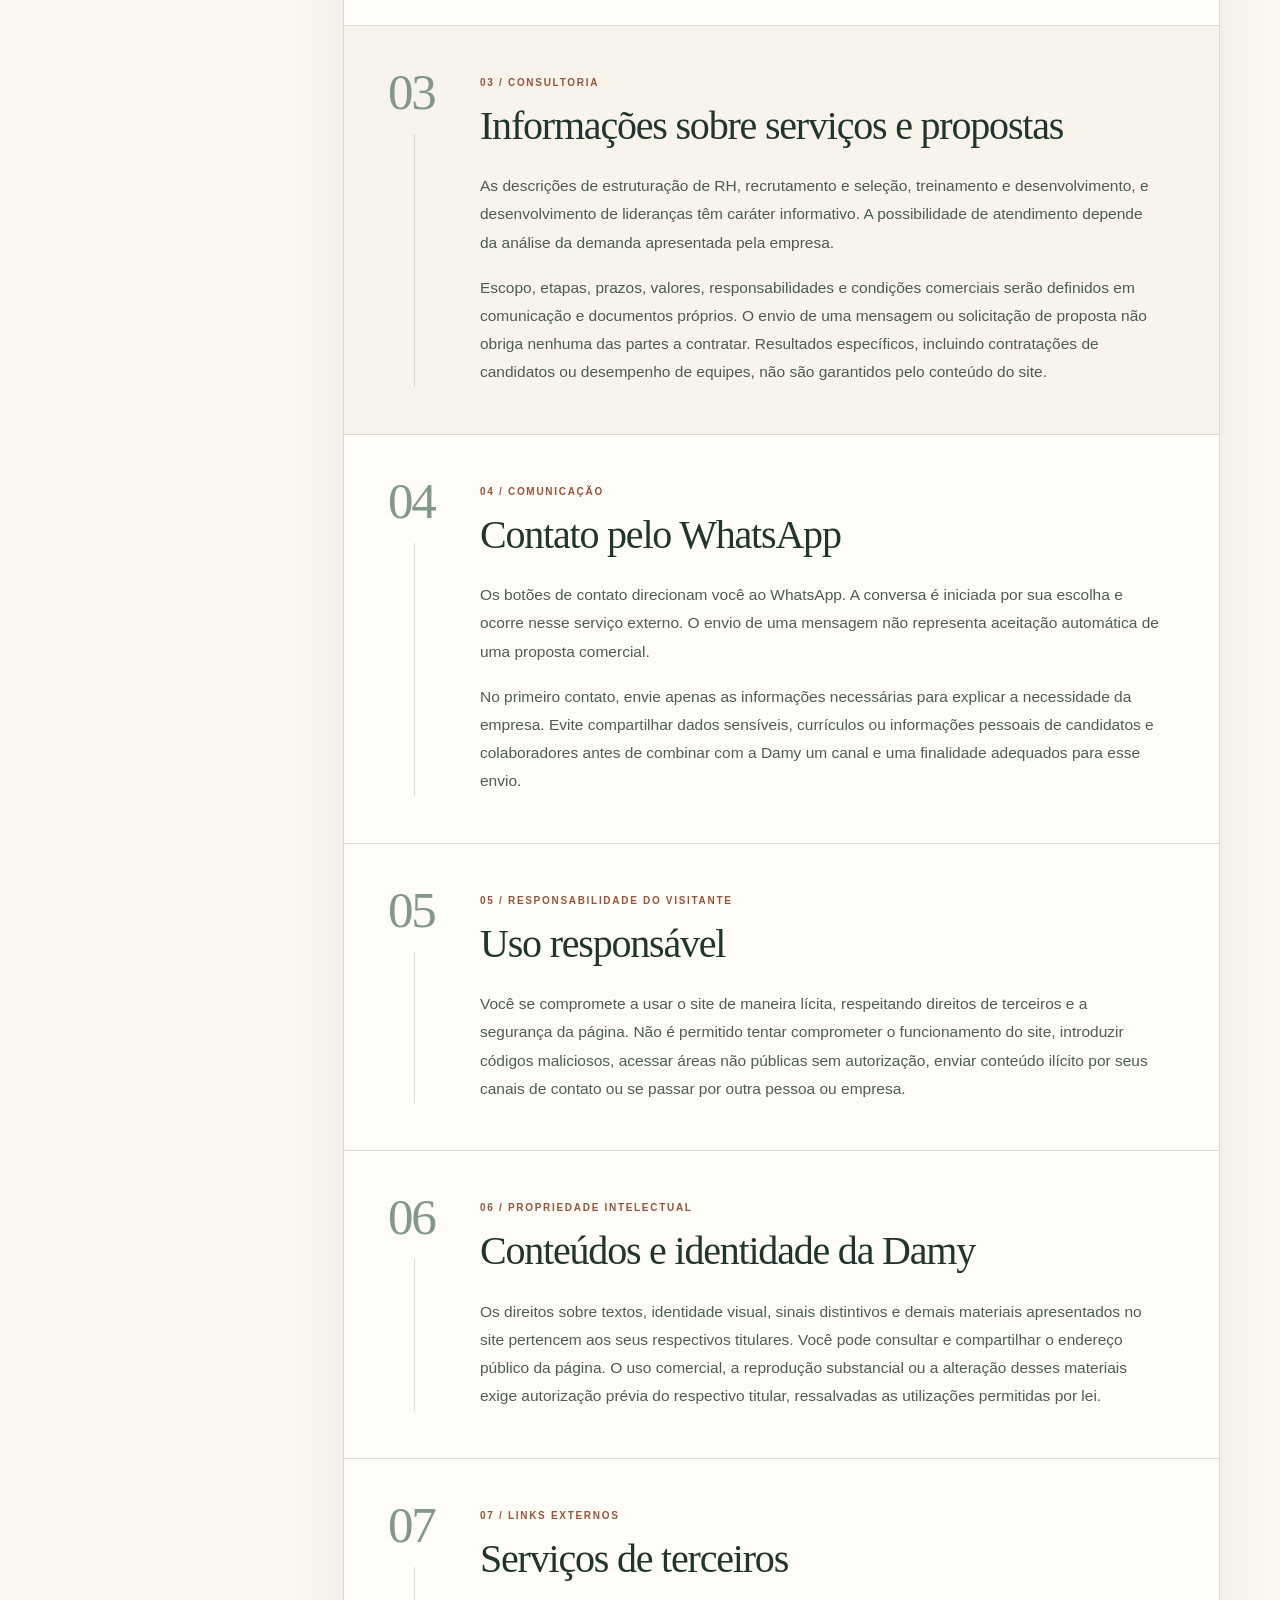
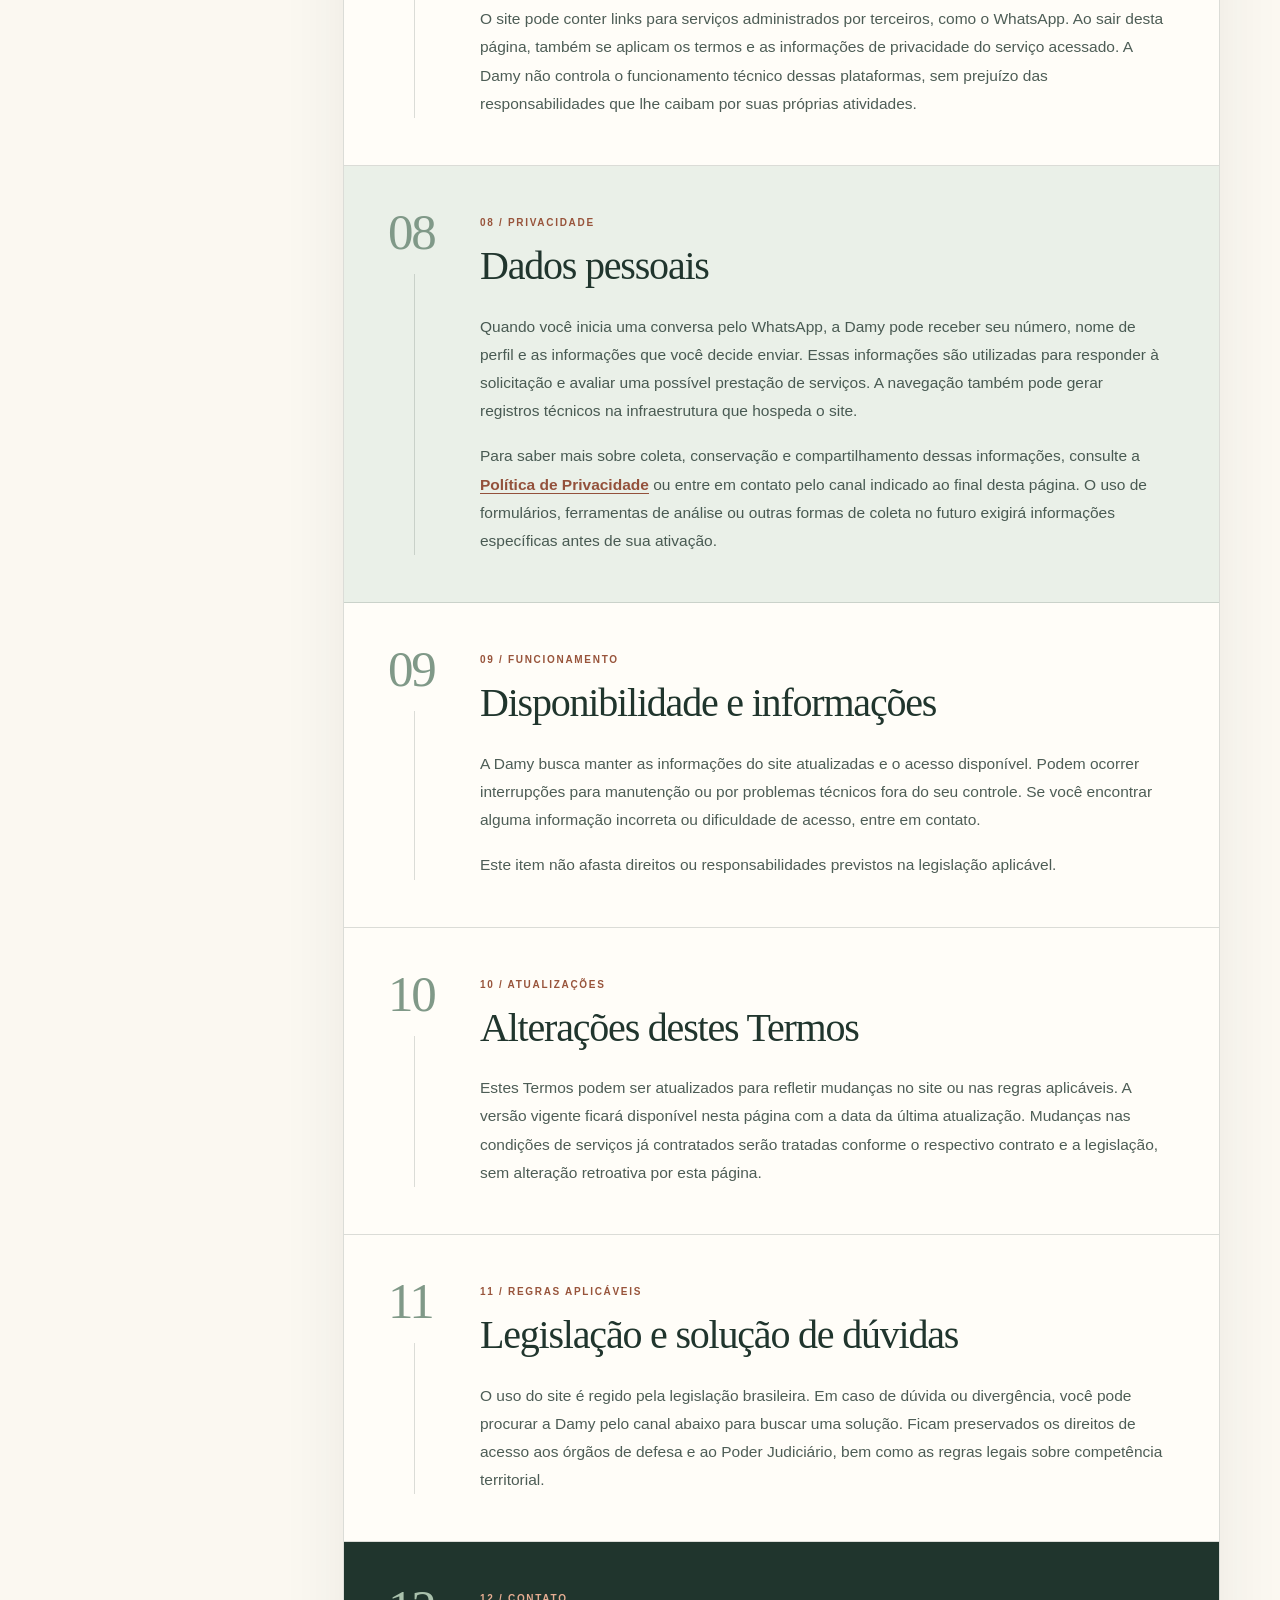
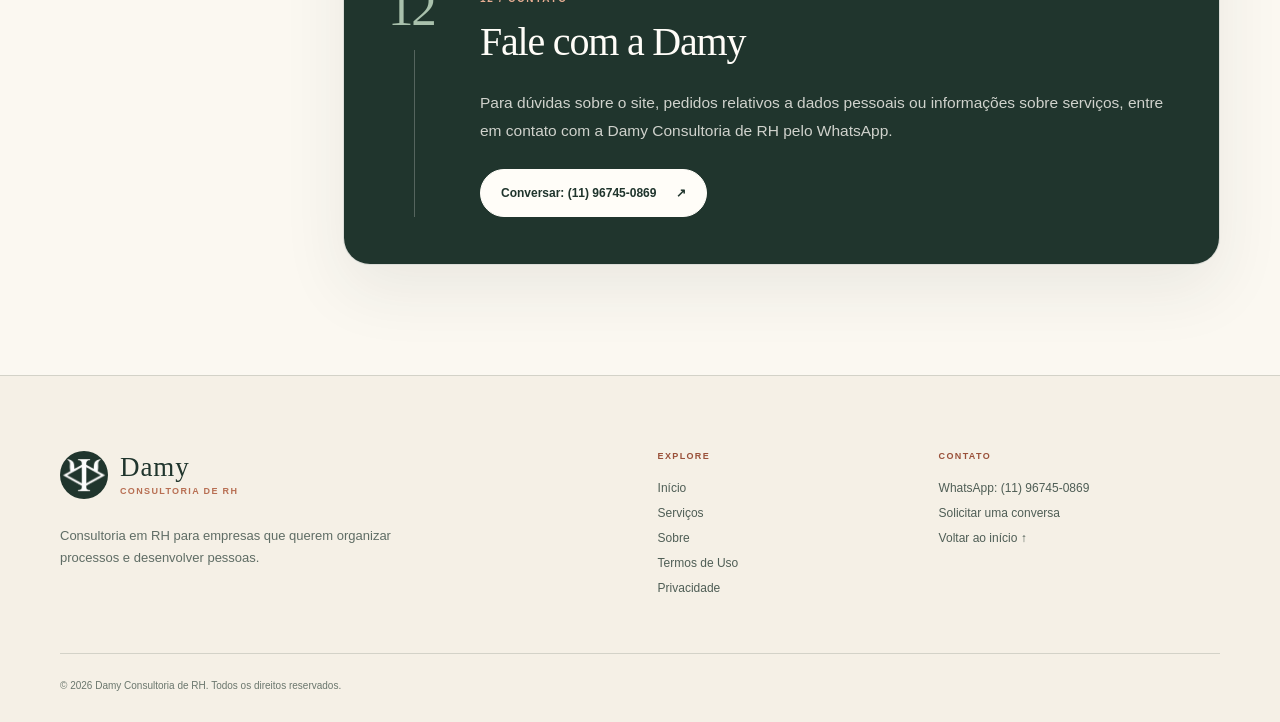
<file: termos-de-uso.html>
<!doctype html>
<html lang="pt-BR">
  <head>
    <meta charset="UTF-8" />
    <meta name="viewport" content="width=device-width, initial-scale=1" />
    <meta name="theme-color" content="#20392e" />
    <title>Termos e Condições de Uso | Damy Consultoria de RH</title>
    <meta name="description" content="Leia os Termos e Condições de Uso do site Damy Consultoria de RH: acesso, informações sobre serviços, contato, direitos e responsabilidades." />
    <meta name="robots" content="index, follow" />
    <link rel="canonical" href="https://devgutz.github.io/DamyConsultoriaRh/termos-de-uso.html" />
    <meta property="og:type" content="website" />
    <meta property="og:locale" content="pt_BR" />
    <meta property="og:site_name" content="Damy Consultoria de RH" />
    <meta property="og:url" content="https://devgutz.github.io/DamyConsultoriaRh/termos-de-uso.html" />
    <meta property="og:title" content="Termos e Condições de Uso | Damy Consultoria de RH" />
    <meta property="og:description" content="Conheça as condições de uso do site e os canais de contato da Damy Consultoria de RH." />
    <link rel="icon" href="favicon.svg" type="image/svg+xml" />
    <link rel="stylesheet" href="styles.css" />
    <link rel="stylesheet" href="termos.css" />
  </head>
  <body>
    <a class="skip-link" href="#conteudo">Pular para o conteúdo</a>

    <header class="site-header">
      <div class="container header-inner">
        <a class="brand" href="index.html#inicio" aria-label="Damy Consultoria de RH, página inicial">
          <span class="brand-mark" aria-hidden="true"><img src="damy-rh-symbol.png" alt="" width="832" height="561" /></span>
          <span class="brand-copy"><strong>Damy</strong><small>Consultoria de RH</small></span>
        </a>
        <nav class="desktop-nav" aria-label="Navegação principal">
          <a href="index.html#inicio">Início</a>
          <a href="index.html#servicos">Serviços</a>
          <a href="index.html#sobre">Sobre</a>
          <a href="index.html#contato">Contato</a>
        </nav>
        <a class="button button-small desktop-cta" href="index.html#contato">Conversar sobre RH <span aria-hidden="true">↗</span></a>
        <details class="mobile-menu">
          <summary aria-label="Abrir menu de navegação"><span></span><span></span></summary>
          <nav aria-label="Navegação para celular">
            <a href="index.html#inicio">Início</a>
            <a href="index.html#servicos">Serviços</a>
            <a href="index.html#sobre">Sobre</a>
            <a href="index.html#contato">Contato</a>
          </nav>
        </details>
      </div>
    </header>

    <main id="conteudo">
      <section class="legal-hero" aria-labelledby="legal-title">
        <div class="container legal-hero-grid">
          <div class="legal-hero-copy">
            <nav class="legal-breadcrumb" aria-label="Caminho da página"><a href="index.html#inicio">Início</a><span aria-hidden="true">/</span><span aria-current="page">Termos de Uso</span></nav>
            <p class="eyebrow"><span></span> Informações legais</p>
            <h1 id="legal-title">Termos e <em>Condições</em> de Uso<span class="legal-title-dot">.</span></h1>
            <p class="legal-lead">Estas regras explicam como o site da Damy Consultoria de RH pode ser utilizado e o que acontece quando você entra em contato conosco por meio dos links apresentados aqui.</p>
            <div class="legal-hero-bottom">
              <p class="legal-updated">Última atualização <strong><time datetime="2026-10-02">2 de outubro de 2026</time></strong></p>
              <a href="#apresentacao" class="legal-scroll-link">Começar leitura <span aria-hidden="true">↓</span></a>
            </div>
          </div>
          <div class="legal-hero-art" aria-hidden="true">
            <span class="legal-art-orbit legal-art-orbit-one"></span>
            <span class="legal-art-orbit legal-art-orbit-two"></span>
            <span class="legal-art-disc"><img src="damy-rh-symbol.png" alt="" width="832" height="561" /></span>
            <span class="legal-art-caption">Damy<br />Consultoria de RH</span>
            <span class="legal-art-detail">PESSOAS · PROCESSOS · PROPÓSITO</span>
          </div>
        </div>
      </section>

      <div class="legal-prelude">
        <div class="container legal-prelude-inner">
          <p><span>LEITURA GUIADA</span> Navegue pelos tópicos para encontrar a informação que procura.</p>
          <div><strong>12</strong><span>tópicos<br />organizados</span></div>
          <a href="#fale-conosco">Ficou com dúvidas? <span aria-hidden="true">↗</span></a>
        </div>
      </div>

      <div class="container legal-layout">
        <nav class="legal-index" aria-label="Índice dos termos">
          <strong>Nesta página</strong>
          <a href="#apresentacao"><span>01</span> Sobre o site</a>
          <a href="#aceitacao"><span>02</span> Uso do site</a>
          <a href="#servicos"><span>03</span> Serviços e propostas</a>
          <a href="#contato"><span>04</span> Contato pelo WhatsApp</a>
          <a href="#conduta"><span>05</span> Conduta do visitante</a>
          <a href="#conteudos"><span>06</span> Conteúdos e marca</a>
          <a href="#terceiros"><span>07</span> Serviços de terceiros</a>
          <a href="#dados"><span>08</span> Dados pessoais</a>
          <a href="#disponibilidade"><span>09</span> Disponibilidade</a>
          <a href="#alteracoes"><span>10</span> Alterações dos termos</a>
          <a href="#legislacao"><span>11</span> Legislação aplicável</a>
          <a href="#fale-conosco"><span>12</span> Dúvidas</a>
        </nav>

        <div class="legal-content">
          <section id="apresentacao" aria-labelledby="titulo-apresentacao">
            <span class="legal-number">01 / APRESENTAÇÃO</span>
            <h2 id="titulo-apresentacao">Sobre o site</h2>
            <p>Este site apresenta a Damy Consultoria de RH, suas áreas de atuação e formas de contato. O conteúdo se destina a pessoas e empresas interessadas em conhecer possíveis serviços de consultoria em recursos humanos.</p>
            <p>O site não oferece cadastro de usuários, área restrita, pagamento ou contratação automática de serviços. A visita às páginas, por si só, não cria uma relação contratual de consultoria.</p>
          </section>

          <section id="aceitacao" aria-labelledby="titulo-aceitacao">
            <span class="legal-number">02 / ACESSO</span>
            <h2 id="titulo-aceitacao">Uso do site</h2>
            <p>Ao acessar e utilizar o site, você deve observar estes Termos e a legislação aplicável. Caso não concorde com alguma condição de uso, pode deixar de navegar e entrar em contato para esclarecer a questão.</p>
            <p>Estes Termos regulam o uso do site. Eventuais condições de uma consultoria contratada serão apresentadas em proposta, contrato ou outro documento específico, antes do início do serviço.</p>
          </section>

          <section id="servicos" aria-labelledby="titulo-servicos">
            <span class="legal-number">03 / CONSULTORIA</span>
            <h2 id="titulo-servicos">Informações sobre serviços e propostas</h2>
            <p>As descrições de estruturação de RH, recrutamento e seleção, treinamento e desenvolvimento, e desenvolvimento de lideranças têm caráter informativo. A possibilidade de atendimento depende da análise da demanda apresentada pela empresa.</p>
            <p>Escopo, etapas, prazos, valores, responsabilidades e condições comerciais serão definidos em comunicação e documentos próprios. O envio de uma mensagem ou solicitação de proposta não obriga nenhuma das partes a contratar. Resultados específicos, incluindo contratações de candidatos ou desempenho de equipes, não são garantidos pelo conteúdo do site.</p>
          </section>

          <section id="contato" aria-labelledby="titulo-contato">
            <span class="legal-number">04 / COMUNICAÇÃO</span>
            <h2 id="titulo-contato">Contato pelo WhatsApp</h2>
            <p>Os botões de contato direcionam você ao WhatsApp. A conversa é iniciada por sua escolha e ocorre nesse serviço externo. O envio de uma mensagem não representa aceitação automática de uma proposta comercial.</p>
            <p>No primeiro contato, envie apenas as informações necessárias para explicar a necessidade da empresa. Evite compartilhar dados sensíveis, currículos ou informações pessoais de candidatos e colaboradores antes de combinar com a Damy um canal e uma finalidade adequados para esse envio.</p>
          </section>

          <section id="conduta" aria-labelledby="titulo-conduta">
            <span class="legal-number">05 / RESPONSABILIDADE DO VISITANTE</span>
            <h2 id="titulo-conduta">Uso responsável</h2>
            <p>Você se compromete a usar o site de maneira lícita, respeitando direitos de terceiros e a segurança da página. Não é permitido tentar comprometer o funcionamento do site, introduzir códigos maliciosos, acessar áreas não públicas sem autorização, enviar conteúdo ilícito por seus canais de contato ou se passar por outra pessoa ou empresa.</p>
          </section>

          <section id="conteudos" aria-labelledby="titulo-conteudos">
            <span class="legal-number">06 / PROPRIEDADE INTELECTUAL</span>
            <h2 id="titulo-conteudos">Conteúdos e identidade da Damy</h2>
            <p>Os direitos sobre textos, identidade visual, sinais distintivos e demais materiais apresentados no site pertencem aos seus respectivos titulares. Você pode consultar e compartilhar o endereço público da página. O uso comercial, a reprodução substancial ou a alteração desses materiais exige autorização prévia do respectivo titular, ressalvadas as utilizações permitidas por lei.</p>
          </section>

          <section id="terceiros" aria-labelledby="titulo-terceiros">
            <span class="legal-number">07 / LINKS EXTERNOS</span>
            <h2 id="titulo-terceiros">Serviços de terceiros</h2>
            <p>O site pode conter links para serviços administrados por terceiros, como o WhatsApp. Ao sair desta página, também se aplicam os termos e as informações de privacidade do serviço acessado. A Damy não controla o funcionamento técnico dessas plataformas, sem prejuízo das responsabilidades que lhe caibam por suas próprias atividades.</p>
          </section>

          <section id="dados" aria-labelledby="titulo-dados">
            <span class="legal-number">08 / PRIVACIDADE</span>
            <h2 id="titulo-dados">Dados pessoais</h2>
            <p>Quando você inicia uma conversa pelo WhatsApp, a Damy pode receber seu número, nome de perfil e as informações que você decide enviar. Essas informações são utilizadas para responder à solicitação e avaliar uma possível prestação de serviços. A navegação também pode gerar registros técnicos na infraestrutura que hospeda o site.</p>
            <p>Para saber mais sobre coleta, conservação e compartilhamento dessas informações, consulte a <a href="politica-de-privacidade.html">Política de Privacidade</a> ou entre em contato pelo canal indicado ao final desta página. O uso de formulários, ferramentas de análise ou outras formas de coleta no futuro exigirá informações específicas antes de sua ativação.</p>
          </section>

          <section id="disponibilidade" aria-labelledby="titulo-disponibilidade">
            <span class="legal-number">09 / FUNCIONAMENTO</span>
            <h2 id="titulo-disponibilidade">Disponibilidade e informações</h2>
            <p>A Damy busca manter as informações do site atualizadas e o acesso disponível. Podem ocorrer interrupções para manutenção ou por problemas técnicos fora do seu controle. Se você encontrar alguma informação incorreta ou dificuldade de acesso, entre em contato.</p>
            <p>Este item não afasta direitos ou responsabilidades previstos na legislação aplicável.</p>
          </section>

          <section id="alteracoes" aria-labelledby="titulo-alteracoes">
            <span class="legal-number">10 / ATUALIZAÇÕES</span>
            <h2 id="titulo-alteracoes">Alterações destes Termos</h2>
            <p>Estes Termos podem ser atualizados para refletir mudanças no site ou nas regras aplicáveis. A versão vigente ficará disponível nesta página com a data da última atualização. Mudanças nas condições de serviços já contratados serão tratadas conforme o respectivo contrato e a legislação, sem alteração retroativa por esta página.</p>
          </section>

          <section id="legislacao" aria-labelledby="titulo-legislacao">
            <span class="legal-number">11 / REGRAS APLICÁVEIS</span>
            <h2 id="titulo-legislacao">Legislação e solução de dúvidas</h2>
            <p>O uso do site é regido pela legislação brasileira. Em caso de dúvida ou divergência, você pode procurar a Damy pelo canal abaixo para buscar uma solução. Ficam preservados os direitos de acesso aos órgãos de defesa e ao Poder Judiciário, bem como as regras legais sobre competência territorial.</p>
          </section>

          <section id="fale-conosco" aria-labelledby="titulo-fale-conosco">
            <span class="legal-number">12 / CONTATO</span>
            <h2 id="titulo-fale-conosco">Fale com a Damy</h2>
            <p>Para dúvidas sobre o site, pedidos relativos a dados pessoais ou informações sobre serviços, entre em contato com a Damy Consultoria de RH pelo WhatsApp.</p>
            <a class="legal-contact-button" href="https://wa.me/5511967450869?text=Ol%C3%A1%2C%20Damaris%21%20Tenho%20uma%20d%C3%BAvida%20sobre%20os%20Termos%20de%20Uso%20do%20site." target="_blank" rel="noopener noreferrer">Conversar: (11) 96745-0869 <span aria-hidden="true">↗</span></a>
          </section>
        </div>
      </div>
    </main>

    <footer class="site-footer">
      <div class="container footer-main">
        <div class="footer-brand">
          <a class="brand" href="index.html#inicio" aria-label="Damy Consultoria de RH, página inicial"><span class="brand-mark" aria-hidden="true"><img src="damy-rh-symbol.png" alt="" width="832" height="561" /></span><span class="brand-copy"><strong>Damy</strong><small>Consultoria de RH</small></span></a>
          <p>Consultoria em RH para empresas que querem organizar processos e desenvolver pessoas.</p>
        </div>
        <nav aria-label="Navegação do rodapé"><strong>Explore</strong><a href="index.html#inicio">Início</a><a href="index.html#servicos">Serviços</a><a href="index.html#sobre">Sobre</a><a href="termos-de-uso.html" aria-current="page">Termos de Uso</a><a href="politica-de-privacidade.html">Privacidade</a></nav>
        <div class="footer-contact"><strong>Contato</strong><a href="https://wa.me/5511967450869?text=Ol%C3%A1%2C%20Damaris%21%20Gostaria%20de%20conversar%20sobre%20consultoria%20em%20RH%20para%20minha%20empresa." target="_blank" rel="noopener noreferrer">WhatsApp: (11) 96745-0869</a><a href="index.html#contato">Solicitar uma conversa</a><a href="#conteudo">Voltar ao início ↑</a></div>
      </div>
      <div class="container footer-legal"><p>© 2026 Damy Consultoria de RH. Todos os direitos reservados.</p></div>
    </footer>
  </body>
</html>
</file>
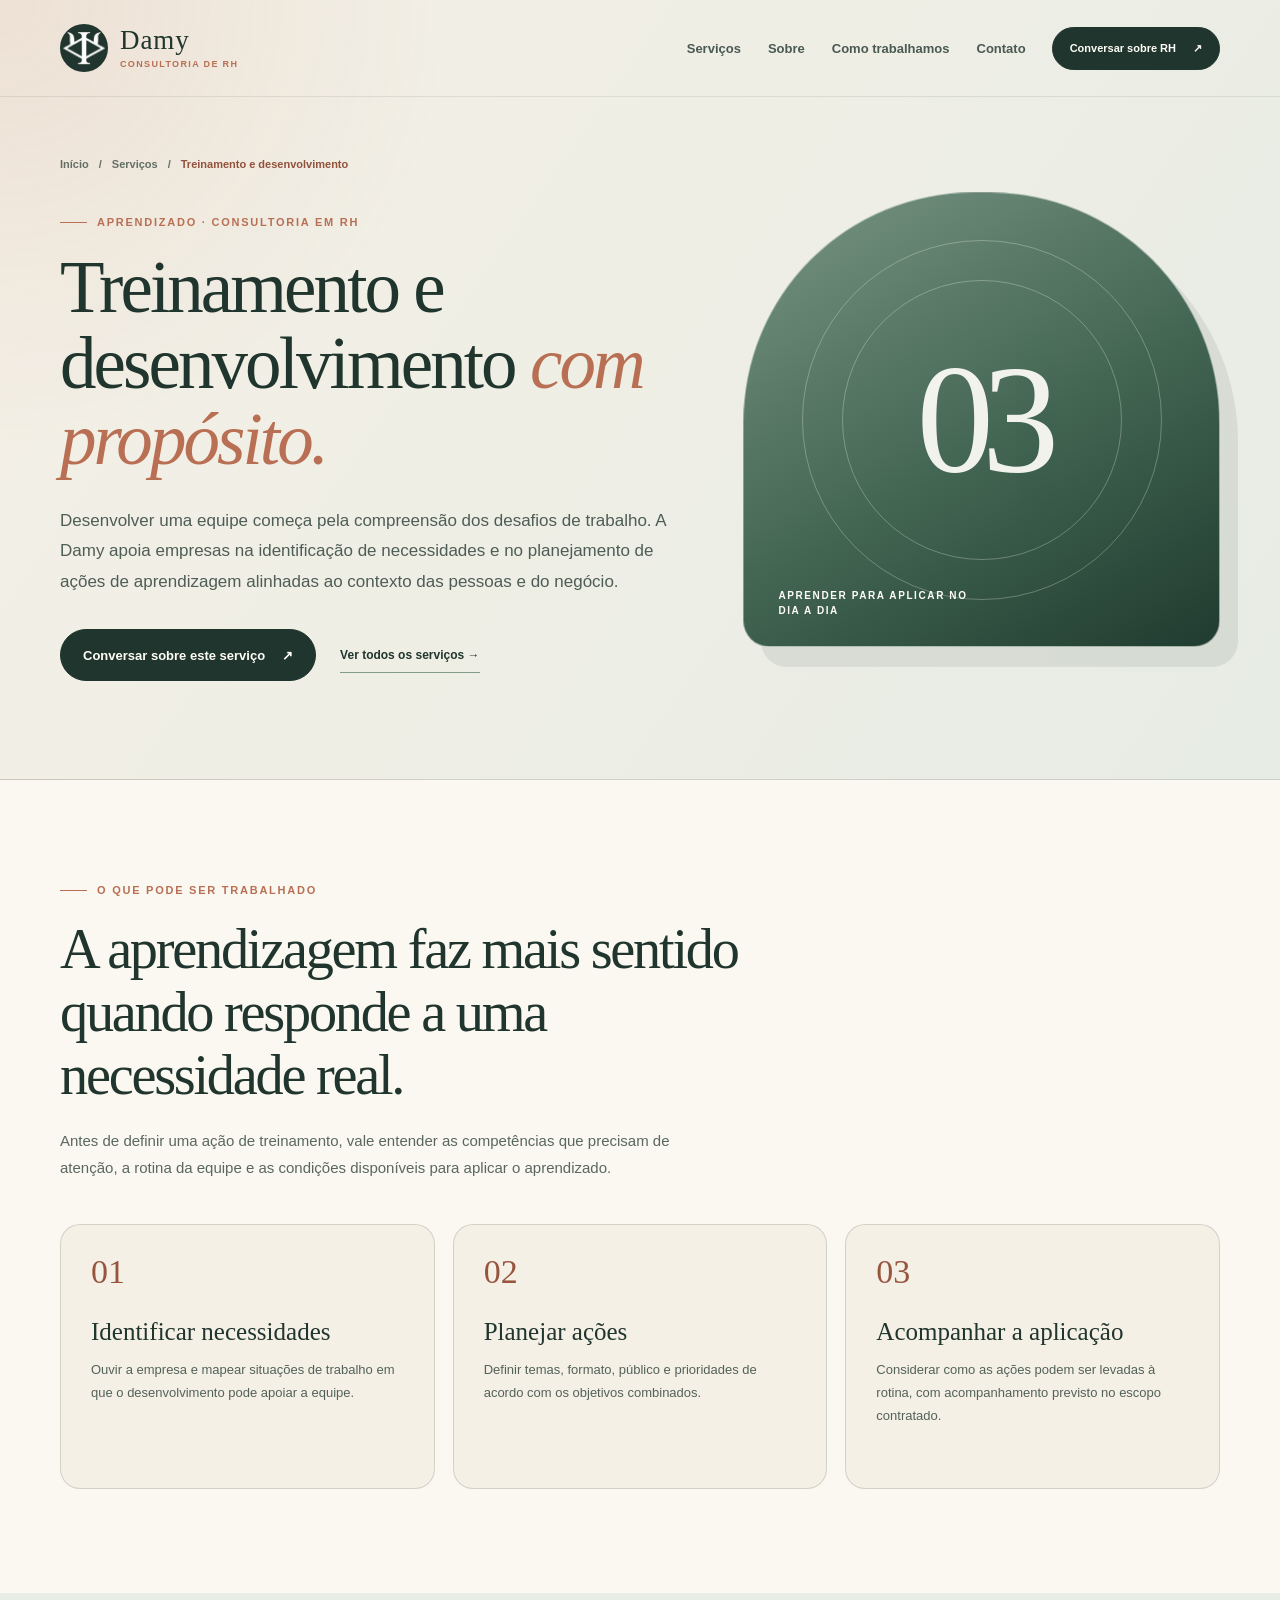
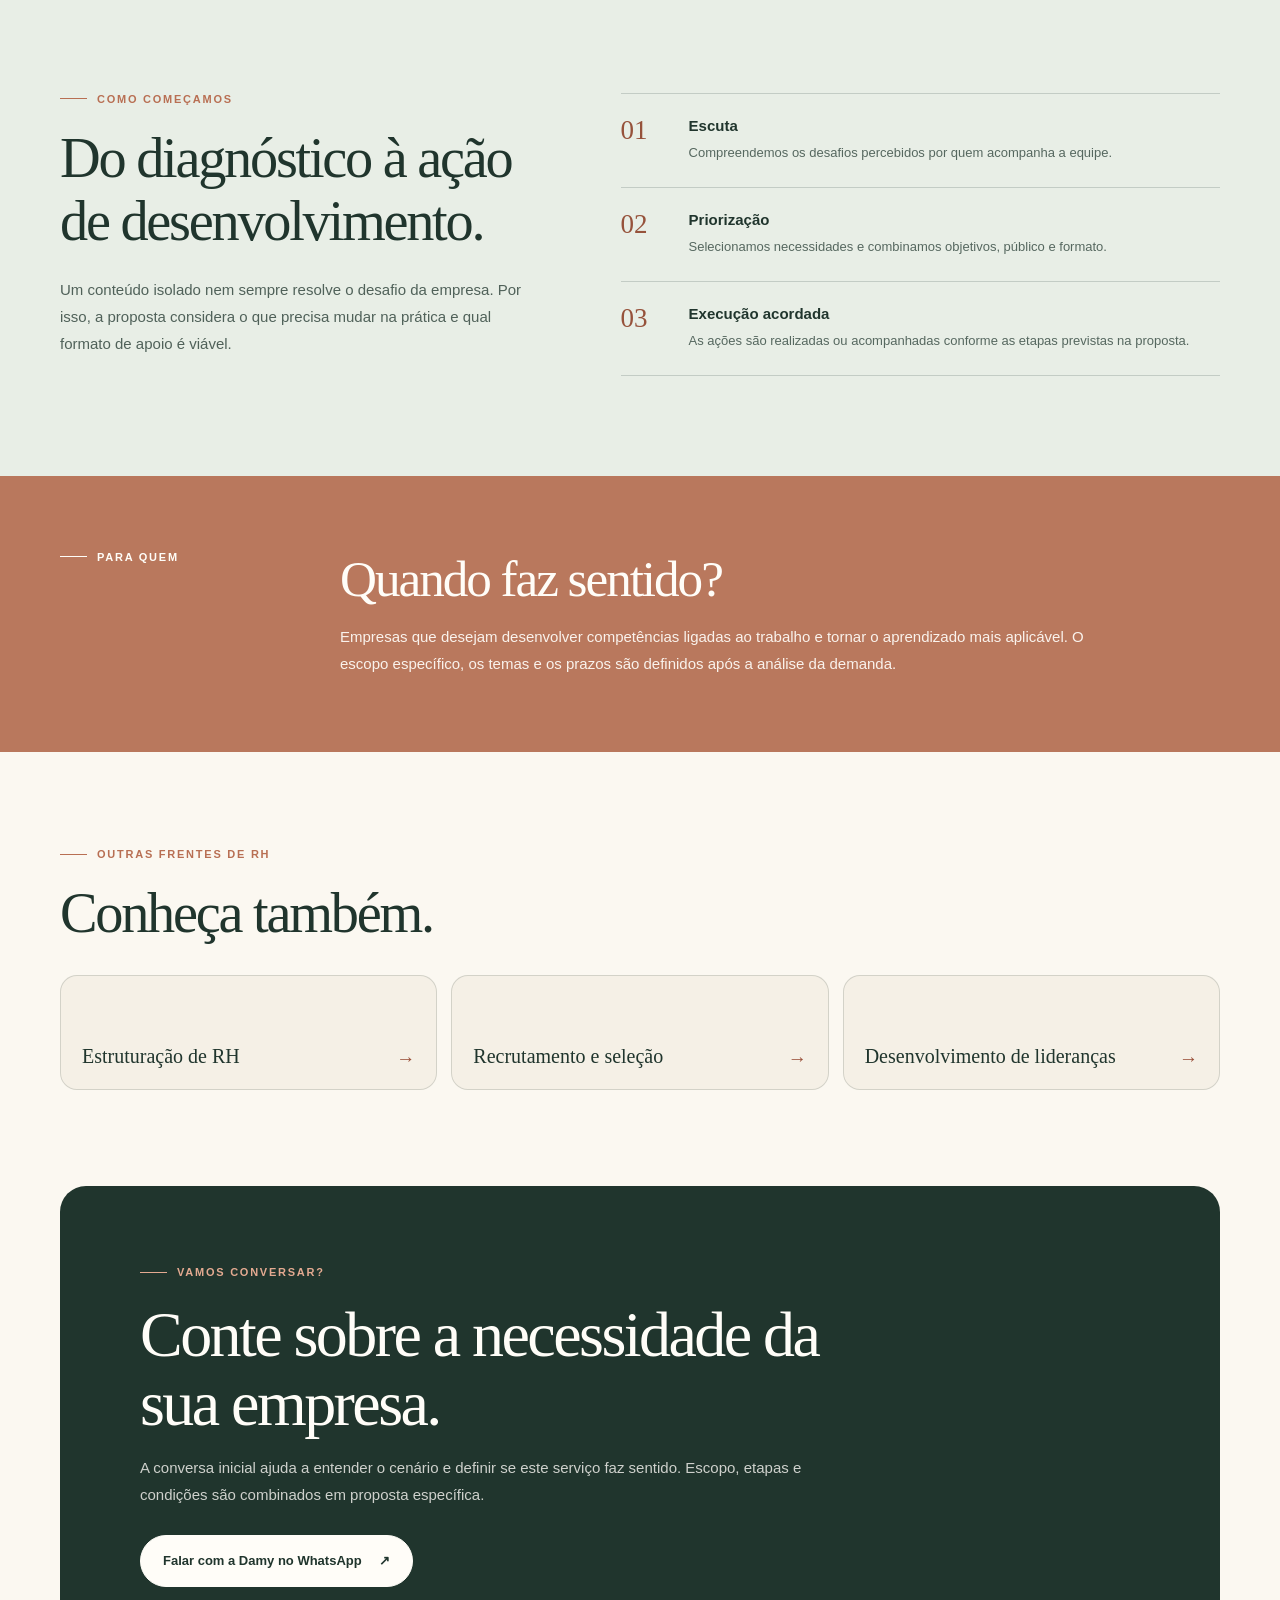
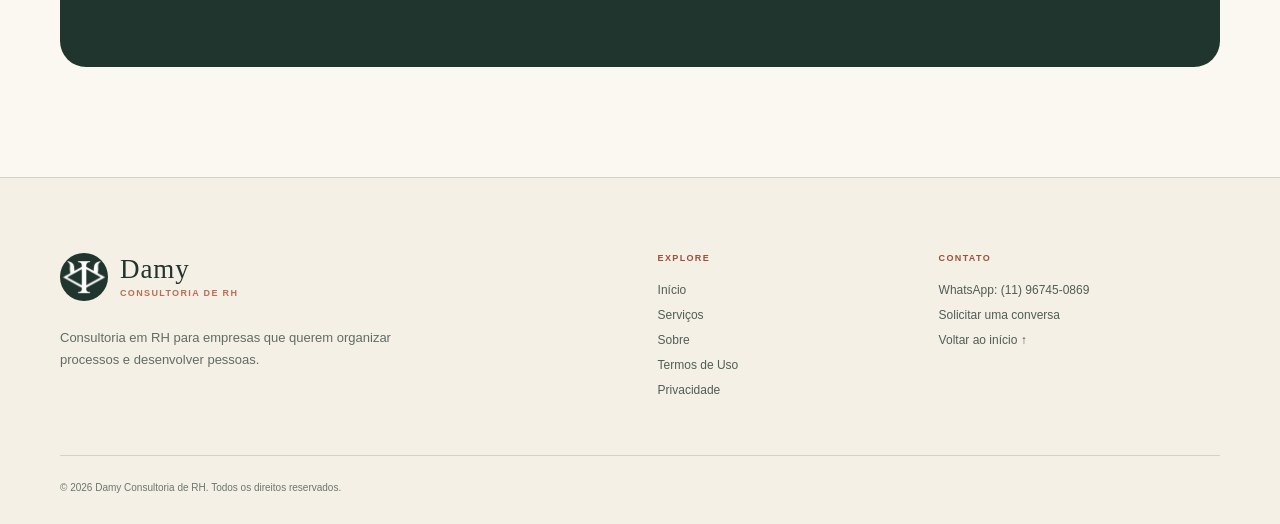
<file: treinamento-e-desenvolvimento.html>
<!doctype html>
<html lang="pt-BR">
  <head>
    <meta charset="UTF-8" />
    <meta name="viewport" content="width=device-width, initial-scale=1" />
    <meta name="theme-color" content="#f5f0e6" />
    <title>Treinamento e desenvolvimento de equipes | Damy Consultoria de RH</title>
    <meta name="description" content="Identifique necessidades de aprendizagem e planeje ações de treinamento e desenvolvimento alinhadas à rotina e aos objetivos da empresa." />
    <meta name="robots" content="index, follow" />
    <link rel="canonical" href="https://devgutz.github.io/DamyConsultoriaRh/treinamento-e-desenvolvimento.html" />
    <meta property="og:type" content="website" />
    <meta property="og:locale" content="pt_BR" />
    <meta property="og:site_name" content="Damy Consultoria de RH" />
    <meta property="og:url" content="https://devgutz.github.io/DamyConsultoriaRh/treinamento-e-desenvolvimento.html" />
    <meta property="og:title" content="Treinamento e desenvolvimento de equipes | Damy Consultoria de RH" />
    <meta property="og:description" content="Identifique necessidades de aprendizagem e planeje ações de treinamento e desenvolvimento alinhadas à rotina e aos objetivos da empresa." />
    <meta name="twitter:card" content="summary" />
    <link rel="icon" href="favicon.svg" type="image/svg+xml" />
    <link rel="stylesheet" href="styles.css" />
    <link rel="stylesheet" href="servico.css" />
    <script type="application/ld+json">
{
  "@context": "https://schema.org",
  "@graph": [
    {
      "@type": "Service",
      "name": "Treinamento e desenvolvimento",
      "description": "Identifique necessidades de aprendizagem e planeje ações de treinamento e desenvolvimento alinhadas à rotina e aos objetivos da empresa.",
      "url": "https://devgutz.github.io/DamyConsultoriaRh/treinamento-e-desenvolvimento.html",
      "provider": {
        "@type": "Organization",
        "name": "Damy Consultoria de RH",
        "url": "https://devgutz.github.io/DamyConsultoriaRh/"
      }
    },
    {
      "@type": "BreadcrumbList",
      "itemListElement": [
        {
          "@type": "ListItem",
          "position": 1,
          "name": "Início",
          "item": "https://devgutz.github.io/DamyConsultoriaRh/"
        },
        {
          "@type": "ListItem",
          "position": 2,
          "name": "Treinamento e desenvolvimento",
          "item": "https://devgutz.github.io/DamyConsultoriaRh/treinamento-e-desenvolvimento.html"
        }
      ]
    }
  ]
}
    </script>
  </head>
  <body>
    <a class="skip-link" href="#conteudo">Pular para o conteúdo</a>
    <header class="site-header">
      <div class="container header-inner">
        <a class="brand" href="index.html#inicio" aria-label="Damy Consultoria de RH, página inicial"><span class="brand-mark" aria-hidden="true"><img src="damy-rh-symbol.png" alt="" width="832" height="561" /></span><span class="brand-copy"><strong>Damy</strong><small>Consultoria de RH</small></span></a>
        <nav class="desktop-nav" aria-label="Navegação principal"><a href="index.html#servicos">Serviços</a><a href="index.html#sobre">Sobre</a><a href="index.html#como-funciona">Como trabalhamos</a><a href="index.html#contato">Contato</a></nav>
        <a class="button button-small desktop-cta" href="index.html#contato">Conversar sobre RH <span aria-hidden="true">↗</span></a>
        <details class="mobile-menu"><summary aria-label="Abrir menu de navegação"><span></span><span></span></summary><nav aria-label="Navegação para celular"><a href="index.html#inicio">Início</a><a href="index.html#servicos">Serviços</a><a href="index.html#sobre">Sobre</a><a href="index.html#contato">Contato</a></nav></details>
      </div>
    </header>
    <main id="conteudo">
      <section class="service-hero" aria-labelledby="service-title">
        <div class="container service-hero-grid">
          <div>
            <nav class="service-breadcrumb" aria-label="Caminho da página"><a href="index.html#inicio">Início</a><span aria-hidden="true">/</span><a href="index.html#servicos">Serviços</a><span aria-hidden="true">/</span><span aria-current="page">Treinamento e desenvolvimento</span></nav>
            <p class="eyebrow"><span></span> APRENDIZADO · CONSULTORIA EM RH</p>
            <h1 id="service-title">Treinamento e desenvolvimento <em>com propósito.</em></h1>
            <p class="service-lead">Desenvolver uma equipe começa pela compreensão dos desafios de trabalho. A Damy apoia empresas na identificação de necessidades e no planejamento de ações de aprendizagem alinhadas ao contexto das pessoas e do negócio.</p>
            <div class="service-hero-actions"><a class="button" href="#conversa">Conversar sobre este serviço <span aria-hidden="true">↗</span></a><a class="service-back-link" href="index.html#servicos">Ver todos os serviços →</a></div>
          </div>
          <div class="service-visual" aria-hidden="true"><strong>03</strong><span>Aprender para aplicar no dia a dia</span></div>
        </div>
      </section>
      <section class="service-section" aria-labelledby="overview-title">
        <div class="container">
          <div class="service-heading"><p class="eyebrow"><span></span> O QUE PODE SER TRABALHADO</p><h2 id="overview-title">A aprendizagem faz mais sentido quando responde a uma necessidade real.</h2><p>Antes de definir uma ação de treinamento, vale entender as competências que precisam de atenção, a rotina da equipe e as condições disponíveis para aplicar o aprendizado.</p></div>
          <div class="service-card-grid">
          <article class="service-card"><span aria-hidden="true">01</span><h3>Identificar necessidades</h3><p>Ouvir a empresa e mapear situações de trabalho em que o desenvolvimento pode apoiar a equipe.</p></article>
          <article class="service-card"><span aria-hidden="true">02</span><h3>Planejar ações</h3><p>Definir temas, formato, público e prioridades de acordo com os objetivos combinados.</p></article>
          <article class="service-card"><span aria-hidden="true">03</span><h3>Acompanhar a aplicação</h3><p>Considerar como as ações podem ser levadas à rotina, com acompanhamento previsto no escopo contratado.</p></article>
          </div>
        </div>
      </section>
      <section class="service-approach" aria-labelledby="approach-title">
        <div class="container service-approach-grid">
          <div class="service-approach-copy"><p class="eyebrow"><span></span> COMO COMEÇAMOS</p><h2 id="approach-title">Do diagnóstico à ação de desenvolvimento.</h2><p>Um conteúdo isolado nem sempre resolve o desafio da empresa. Por isso, a proposta considera o que precisa mudar na prática e qual formato de apoio é viável.</p></div>
          <ol class="service-steps">
            <li><span aria-hidden="true">01</span><div><strong>Escuta</strong><p>Compreendemos os desafios percebidos por quem acompanha a equipe.</p></div></li>
            <li><span aria-hidden="true">02</span><div><strong>Priorização</strong><p>Selecionamos necessidades e combinamos objetivos, público e formato.</p></div></li>
            <li><span aria-hidden="true">03</span><div><strong>Execução acordada</strong><p>As ações são realizadas ou acompanhadas conforme as etapas previstas na proposta.</p></div></li>
          </ol>
        </div>
      </section>
      <section class="service-fit" aria-labelledby="fit-title"><div class="container service-fit-inner"><p class="eyebrow"><span></span> PARA QUEM</p><div><h2 id="fit-title">Quando faz sentido?</h2><p>Empresas que desejam desenvolver competências ligadas ao trabalho e tornar o aprendizado mais aplicável. O escopo específico, os temas e os prazos são definidos após a análise da demanda.</p></div></div></section>
      <section class="service-related" aria-labelledby="related-title"><div class="container"><p class="eyebrow"><span></span> OUTRAS FRENTES DE RH</p><h2 id="related-title">Conheça também.</h2><div class="service-related-list"><a href="estruturacao-de-rh.html">Estruturação de RH <span aria-hidden="true">→</span></a><a href="recrutamento-e-selecao.html">Recrutamento e seleção <span aria-hidden="true">→</span></a><a href="desenvolvimento-de-liderancas.html">Desenvolvimento de lideranças <span aria-hidden="true">→</span></a></div></div></section>
      <section class="service-cta" id="conversa" aria-labelledby="contact-title"><div class="container service-cta-inner"><p class="eyebrow"><span></span> VAMOS CONVERSAR?</p><h2 id="contact-title">Conte sobre a necessidade da sua empresa.</h2><p>A conversa inicial ajuda a entender o cenário e definir se este serviço faz sentido. Escopo, etapas e condições são combinados em proposta específica.</p><a class="button" href="https://wa.me/5511967450869?text=Ol%C3%A1%2C%20Damaris%21%20Gostaria%20de%20conversar%20sobre%20treinamento%20e%20desenvolvimento%20para%20minha%20empresa." target="_blank" rel="noopener noreferrer">Falar com a Damy no WhatsApp <span aria-hidden="true">↗</span></a></div></section>
    </main>
    <footer class="site-footer"><div class="container footer-main"><div class="footer-brand"><a class="brand" href="index.html#inicio" aria-label="Damy Consultoria de RH, página inicial"><span class="brand-mark" aria-hidden="true"><img src="damy-rh-symbol.png" alt="" width="832" height="561" /></span><span class="brand-copy"><strong>Damy</strong><small>Consultoria de RH</small></span></a><p>Consultoria em RH para empresas que querem organizar processos e desenvolver pessoas.</p></div><nav aria-label="Navegação do rodapé"><strong>Explore</strong><a href="index.html#inicio">Início</a><a href="index.html#servicos">Serviços</a><a href="index.html#sobre">Sobre</a><a href="termos-de-uso.html">Termos de Uso</a><a href="politica-de-privacidade.html">Privacidade</a></nav><div class="footer-contact"><strong>Contato</strong><a href="https://wa.me/5511967450869?text=Ol%C3%A1%2C%20Damaris%21%20Gostaria%20de%20conversar%20sobre%20treinamento%20e%20desenvolvimento%20para%20minha%20empresa." target="_blank" rel="noopener noreferrer">WhatsApp: (11) 96745-0869</a><a href="#conversa">Solicitar uma conversa</a><a href="#conteudo">Voltar ao início ↑</a></div></div><div class="container footer-legal"><p>© 2026 Damy Consultoria de RH. Todos os direitos reservados.</p></div></footer>
  </body>
</html>
</file>
<file: styles.css>
/* Base compartilhada: identidade visual, navegação, botões e rodapé.
   Carregar antes da folha de estilo específica de cada página. */

:root {
  --cream: #f5f0e6;
  --paper: #fbf8f1;
  --ink: #20352d;
  --sage: #839b89;
  --sage-light: #dfe6dc;
  --terracotta: #b86f53;
  --terracotta-soft: #e7c9ba;
  --line: rgba(32, 53, 45, .16);
  --white: #fffdf8;
}

*, *::before, *::after {
  box-sizing: border-box;
}

html {
  scroll-behavior: smooth;
}

body {
  margin: 0;
  background: var(--paper);
  color: var(--ink);
  font-family: "Avenir Next", Avenir, "Segoe UI", Arial, sans-serif;
  -webkit-font-smoothing: antialiased;
}

::selection {
  background: var(--terracotta-soft);
}

a {
  color: inherit;
  text-decoration: none;
}

a, summary {
  -webkit-tap-highlight-color: transparent;
}

a:focus-visible, summary:focus-visible {
  outline: 2px solid var(--terracotta);
  outline-offset: 5px;
}

.container {
  width: min(1160px, calc(100% - 48px));
  margin-inline: auto;
}

.skip-link {
  position: fixed;
  top: -100px;
  left: 20px;
  z-index: 100;
  padding: 12px 18px;
  background: var(--ink);
  color: var(--white);
}

.skip-link:focus {
  top: 12px;
}

/* Navegação e marca tipográfica. */
.site-header {
  position: absolute;
  inset: 0 0 auto;
  z-index: 20;
  border-bottom: 1px solid rgba(32, 53, 45, .1);
}

.header-inner {
  min-height: 96px;
  display: flex;
  align-items: center;
  justify-content: space-between;
  gap: 26px;
}

.brand {
  display: inline-flex;
  align-items: center;
  gap: 12px;
  flex-shrink: 0;
}

.brand-mark {
  position: relative;
  width: 48px;
  height: 48px;
  flex: none;
  display: block;
  overflow: hidden;
  border-radius: 50%;
  background: var(--ink);
}

.brand-mark img {
  position: absolute;
  top: 50%;
  left: 50%;
  display: block;
  width: 102px;
  height: auto;
  max-width: none;
  transform: translate(-50%, -50%);
}

.brand-copy {
  display: grid;
  line-height: 1;
}

.brand-copy strong {
  font: 400 27px/1 Georgia, "Times New Roman", serif;
  letter-spacing: .035em;
}

.brand-copy small {
  margin-top: 6px;
  color: var(--terracotta);
  font-size: 9px;
  font-weight: 800;
  letter-spacing: .15em;
  text-transform: uppercase;
  white-space: nowrap;
}

.desktop-nav {
  display: flex;
  align-items: center;
  gap: 27px;
  margin-left: auto;
}

.desktop-nav a {
  position: relative;
  padding: 10px 0;
  color: rgba(32, 53, 45, .8);
  font-size: 13px;
  font-weight: 600;
  white-space: nowrap;
}

.desktop-nav a::after {
  content: "";
  position: absolute;
  bottom: 3px;
  left: 0;
  right: 100%;
  height: 1px;
  background: var(--terracotta);
  transition: right .18s ease;
}

.desktop-nav a:hover::after, .desktop-nav a:focus-visible::after {
  right: 0;
}

.mobile-menu {
  display: none;
}

.button {
  min-height: 52px;
  padding: 0 22px;
  display: inline-flex;
  align-items: center;
  justify-content: center;
  gap: 17px;
  border: 1px solid var(--ink);
  border-radius: 999px;
  background: var(--ink);
  color: var(--white);
  font-size: 13px;
  font-weight: 700;
  text-align: center;
  transition: transform .18s ease, background .18s ease, color .18s ease;
}

.button:hover, .button:focus-visible {
  transform: translateY(-2px);
  background: transparent;
  color: var(--ink);
}

.button-small {
  min-height: 43px;
  padding-inline: 17px;
  font-size: 11px;
  white-space: nowrap;
}

.eyebrow {
  margin: 0 0 22px;
  display: flex;
  align-items: center;
  gap: 10px;
  color: var(--terracotta);
  font-size: 11px;
  font-weight: 800;
  letter-spacing: .16em;
  text-transform: uppercase;
}

.eyebrow > span {
  width: 27px;
  height: 1px;
  background: currentColor;
  flex: none;
}

/* Rodapé compartilhado. */
.site-footer {
  padding: 75px 0 28px;
  border-top: 1px solid var(--line);
  background: var(--cream);
}

.footer-main {
  padding-bottom: 58px;
  display: grid;
  grid-template-columns: 1.5fr .6fr .8fr;
  gap: 70px;
}

.footer-brand > p {
  max-width: 350px;
  margin: 22px 0 0;
  color: rgba(32, 53, 45, .7);
  font-size: 13px;
  line-height: 1.7;
}

.footer-main nav, .footer-contact {
  display: grid;
  align-content: start;
  gap: 11px;
  font-size: 12px;
}

.footer-main nav strong, .footer-contact strong {
  margin-bottom: 9px;
  color: #9a513a;
  font-size: 9px;
  letter-spacing: .15em;
  text-transform: uppercase;
}

.footer-main nav a, .footer-contact a {
  color: rgba(32, 53, 45, .78);
}

.footer-main nav a:hover, .footer-contact a:hover {
  color: #9a513a;
}

.footer-legal {
  padding-top: 24px;
  border-top: 1px solid var(--line);
}

.footer-legal p {
  margin: 0;
  color: rgba(32, 53, 45, .65);
  font-size: 10px;
  line-height: 1.6;
}

.mobile-menu summary::-webkit-details-marker {
  display: none;
}

@media (max-width: 1090px) {
  .desktop-nav {
    gap: 15px;
  }
}

@media (max-width: 930px) {
  .desktop-nav {
    display: none;
  }
  .desktop-cta {
    margin-left: auto;
  }
}

@media (max-width: 760px) {
  .container {
    width: min(100% - 34px, 640px);
  }
  .header-inner {
    min-height: 82px;
  }
  .desktop-cta {
    display: none;
  }
  .mobile-menu {
    position: relative;
    display: block;
    margin-left: auto;
  }
  .mobile-menu summary {
    width: 43px;
    height: 43px;
    display: grid;
    place-content: center;
    gap: 7px;
    border: 1px solid var(--line);
    border-radius: 50%;
    cursor: pointer;
    list-style: none;
  }
  .mobile-menu summary span {
    width: 18px;
    height: 1.5px;
    display: block;
    background: var(--ink);
  }
  .mobile-menu nav {
    position: absolute;
    top: 52px;
    right: 0;
    width: min(82vw, 290px);
    padding: 16px;
    display: grid;
    border: 1px solid var(--line);
    border-radius: 18px;
    background: var(--paper);
    box-shadow: 0 18px 40px rgba(32, 53, 45, .13);
  }
  .mobile-menu nav a {
    padding: 14px 12px;
    border-bottom: 1px solid var(--line);
    font-size: 14px;
    font-weight: 600;
  }
  .mobile-menu nav a:last-child {
    border-bottom: 0;
    color: #9a513a;
  }
  .footer-main {
    grid-template-columns: 1.4fr 1fr;
    gap: 38px;
  }
  .footer-brand {
    grid-column: 1 / -1;
  }
}

@media (max-width: 490px) {
  .container {
    width: calc(100% - 32px);
  }
  .brand-mark {
    width: 42px;
    height: 42px;
  }
  .brand-mark img {
    width: 90px;
  }
  .brand-copy strong {
    font-size: 24px;
  }
  .brand-copy small {
    font-size: 8px;
  }
  .footer-main {
    grid-template-columns: 1fr;
  }
  .footer-brand {
    grid-column: 1;
  }
}

@media (prefers-reduced-motion: reduce) {
  html {
    scroll-behavior: auto;
  }
  *, *::before, *::after {
    transition-duration: .01ms !important;
    animation-duration: .01ms !important;
  }
}
</file>
<file: home.css>
/* Página inicial: apresentação, serviços, processo, dúvidas e contato. */

/* Abertura e apresentação da consultoria. */
.hero {
  position: relative;
  min-height: 765px;
  padding: 160px 0 76px;
  overflow: hidden;
  background: var(--cream);
}

.hero::after {
  content: "";
  position: absolute;
  inset: auto 0 0;
  height: 1px;
  background: var(--line);
}

.hero-wash {
  position: absolute;
  border-radius: 50%;
  pointer-events: none;
}

.hero-wash-one {
  width: 440px;
  height: 440px;
  top: -180px;
  left: -160px;
  background: rgba(184, 111, 83, .08);
}

.hero-wash-two {
  width: 620px;
  height: 620px;
  right: -210px;
  bottom: -300px;
  background: rgba(131, 155, 137, .15);
}

.hero-grid {
  position: relative;
  z-index: 2;
  display: grid;
  grid-template-columns: 1.03fr .97fr;
  align-items: center;
  gap: 74px;
}

.hero h1, .section-heading h2 {
  margin: 0;
  font-family: Georgia, "Times New Roman", serif;
  font-weight: 400;
  letter-spacing: -.045em;
}

.hero h1 {
  max-width: 660px;
  font-size: clamp(54px, 6vw, 82px);
  line-height: .99;
}

.hero h1 em {
  color: var(--terracotta);
  font-weight: 400;
}

.hero-description {
  max-width: 570px;
  margin: 28px 0 0;
  color: rgba(32, 53, 45, .75);
  font-size: 17px;
  line-height: 1.8;
}

.hero-actions {
  margin-top: 33px;
  display: flex;
  align-items: center;
  gap: 25px;
  flex-wrap: wrap;
}

.text-link {
  display: inline-flex;
  align-items: center;
  gap: 10px;
  border-bottom: 1px solid var(--sage);
  padding: 11px 0 8px;
  font-size: 13px;
  font-weight: 700;
}

.trust-list {
  margin: 40px 0 0;
  padding: 20px 0 0;
  display: flex;
  flex-wrap: wrap;
  gap: 12px 20px;
  border-top: 1px solid var(--line);
  list-style: none;
}

.trust-list li {
  color: rgba(32, 53, 45, .73);
  font-size: 11px;
  font-weight: 700;
}

.trust-list span {
  margin-right: 5px;
  color: var(--sage);
}

.hero-visual {
  position: relative;
  width: min(100%, 455px);
  justify-self: end;
}

.visual-card {
  position: relative;
  min-height: 535px;
  overflow: hidden;
  border: 1px solid rgba(32, 53, 45, .13);
  border-radius: 220px 220px 32px 32px;
  background: #e6e4d8;
  box-shadow: 0 35px 75px rgba(32, 53, 45, .12);
}

.visual-card::before {
  content: "";
  position: absolute;
  inset: 0;
  opacity: .48;
  background-image: radial-gradient(rgba(32, 53, 45, .08) .7px, transparent .7px);
  background-size: 8px 8px;
}

.visual-label {
  position: absolute;
  z-index: 2;
  top: 37px;
  left: 0;
  width: 100%;
  padding-inline: 36px;
  color: rgba(32, 53, 45, .7);
  font: italic 14px Georgia, serif;
  text-align: center;
}

.visual-orbit {
  position: absolute;
  top: 89px;
  right: 55px;
  width: 170px;
  height: 170px;
  border-radius: 50%;
  background: var(--terracotta-soft);
  box-shadow: 0 0 0 22px rgba(231, 201, 186, .32);
}

.visual-framework {
  position: absolute;
  z-index: 2;
  top: 151px;
  left: 10%;
  width: 78%;
  padding: 30px 26px 33px;
  border: 1px solid rgba(32, 53, 45, .2);
  border-radius: 18px;
  background: rgba(251, 248, 241, .94);
  box-shadow: 0 24px 45px rgba(32, 53, 45, .11);
  transform: rotate(-3deg);
}

.framework-caption {
  display: block;
  margin-bottom: 15px;
  color: var(--terracotta);
  font-size: 10px;
  font-weight: 800;
  letter-spacing: .15em;
  text-transform: uppercase;
}

.framework-step {
  min-height: 54px;
  display: flex;
  align-items: center;
  gap: 19px;
  border-top: 1px solid var(--line);
}

.framework-step span {
  color: var(--terracotta);
  font-size: 11px;
  font-weight: 800;
}

.framework-step strong {
  font: 400 clamp(16px, 2vw, 20px) Georgia, serif;
}

.visual-card > p {
  position: absolute;
  z-index: 3;
  right: 25px;
  bottom: 22px;
  max-width: 216px;
  margin: 0;
  padding: 16px 18px;
  border: 1px solid var(--line);
  border-radius: 18px;
  background: rgba(251, 248, 241, .94);
  font: 15px/1.4 Georgia, serif;
}

.floating-seal {
  position: absolute;
  z-index: 5;
  right: -33px;
  top: 315px;
  width: 104px;
  height: 104px;
  display: grid;
  place-content: center;
  gap: 3px;
  border: 1px solid rgba(255, 253, 248, .55);
  border-radius: 50%;
  background: var(--terracotta);
  box-shadow: 0 16px 32px rgba(32, 53, 45, .14);
  color: var(--white);
  text-align: center;
  transform: rotate(7deg);
}

.floating-seal span {
  font-size: 8px;
  font-weight: 700;
  letter-spacing: .14em;
  text-transform: uppercase;
}

.floating-seal b {
  font-size: 14px;
}

/* Serviços. */
.section {
  padding: 112px 0;
}

.specialties, .process, .schedule {
  background: var(--paper);
}

.section-heading h2 {
  max-width: 720px;
  font-size: clamp(42px, 5vw, 63px);
  line-height: 1.08;
}

.split-heading {
  display: grid;
  grid-template-columns: 1.4fr .6fr;
  align-items: end;
  gap: 70px;
}

.split-heading > p {
  margin: 0 0 5px;
  color: rgba(32, 53, 45, .7);
  font-size: 15px;
  line-height: 1.75;
}

.specialty-grid {
  margin-top: 67px;
  display: grid;
  grid-template-columns: repeat(4, 1fr);
  border-top: 1px solid var(--line);
  border-left: 1px solid var(--line);
}

.specialty-card {
  position: relative;
  min-height: 390px;
  padding: 30px 25px 28px;
  display: flex;
  flex-direction: column;
  border-right: 1px solid var(--line);
  border-bottom: 1px solid var(--line);
  background: rgba(255, 253, 248, .36);
  transition: background .22s ease, transform .22s ease;
}

.specialty-card:hover {
  z-index: 2;
  background: var(--cream);
  transform: translateY(-5px);
}

.card-number {
  color: var(--terracotta);
  font-size: 10px;
  font-weight: 800;
  letter-spacing: .1em;
}

.card-symbol {
  width: 76px;
  height: 76px;
  margin: 36px 0 29px;
  display: grid;
  place-items: center;
  border: 1px solid var(--sage);
  border-radius: 50%;
  color: var(--terracotta);
  font: 34px Georgia, serif;
}

.specialty-card h3 {
  margin: 0 0 13px;
  font: 400 25px/1.12 Georgia, serif;
}

.specialty-card p {
  margin: 0;
  color: rgba(32, 53, 45, .72);
  font-size: 13px;
  line-height: 1.7;
}

.specialty-card a {
  width: max-content;
  margin-top: auto;
  padding-top: 25px;
  color: #9a513a;
  font-size: 11px;
  font-weight: 800;
}

.specialty-card a span {
  margin-left: 7px;
}

/* Sobre e método. */
.about {
  position: relative;
  overflow: hidden;
  background: var(--cream);
}

.about::before {
  content: "";
  position: absolute;
  top: -180px;
  right: -190px;
  width: 430px;
  height: 430px;
  border: 1px solid rgba(131, 155, 137, .2);
  border-radius: 50%;
}

.about-grid {
  position: relative;
  z-index: 1;
  display: grid;
  grid-template-columns: .92fr 1.08fr;
  align-items: center;
  gap: 100px;
}

.about-visual {
  position: relative;
  min-height: 550px;
  overflow: hidden;
  border-radius: 32px 220px 32px 32px;
  background: var(--sage-light);
}

.about-visual::before {
  content: "";
  position: absolute;
  inset: 0;
  opacity: .4;
  background-image: linear-gradient(rgba(32, 53, 45, .09) 1px, transparent 1px), linear-gradient(90deg, rgba(32, 53, 45, .09) 1px, transparent 1px);
  background-size: 58px 58px;
}

.about-kicker {
  position: absolute;
  z-index: 2;
  top: 32px;
  left: 32px;
  color: #3d5146;
  font-size: 10px;
  font-weight: 800;
  letter-spacing: .15em;
  text-transform: uppercase;
}

.about-panel {
  position: absolute;
  top: 115px;
  left: 11%;
  width: 76%;
  padding: 25px;
  display: grid;
  gap: 12px;
  border: 1px solid var(--line);
  border-radius: 20px;
  background: rgba(251, 248, 241, .92);
  box-shadow: 15px 19px 0 rgba(184, 111, 83, .15);
  transform: rotate(-3deg);
}

.about-panel span {
  padding: 13px 17px;
  border: 1px solid var(--line);
  border-radius: 999px;
  color: var(--ink);
  font-size: 12px;
  font-weight: 800;
  letter-spacing: .08em;
}

.about-panel span:nth-child(2) {
  margin-left: 9%;
  border-color: var(--sage);
}

.about-panel span:nth-child(3) {
  margin-left: 18%;
  border-color: var(--terracotta);
}

.about-visual blockquote {
  position: absolute;
  z-index: 3;
  right: 25px;
  bottom: 26px;
  max-width: 290px;
  margin: 0;
  padding: 22px 24px;
  border: 1px solid var(--line);
  border-radius: 19px;
  background: rgba(251, 248, 241, .95);
  font: italic 18px/1.5 Georgia, serif;
}

.about-copy > p:not(.eyebrow) {
  margin: 27px 0 0;
  color: rgba(32, 53, 45, .75);
  font-size: 15px;
  line-height: 1.82;
}

.value-list {
  margin-top: 38px;
  display: grid;
  grid-template-columns: repeat(3, 1fr);
  border-top: 1px solid var(--line);
}

.value-list div {
  padding: 19px 14px 0 0;
  display: grid;
  gap: 7px;
}

.value-list span {
  color: var(--terracotta);
  font-size: 9px;
  font-weight: 800;
  letter-spacing: .13em;
}

.value-list strong {
  font: 400 15px/1.35 Georgia, serif;
}

.process-heading {
  max-width: 760px;
  margin-inline: auto;
  text-align: center;
}

.process-heading .eyebrow {
  justify-content: center;
}

.process-heading h2 {
  margin-inline: auto;
}

.step-grid {
  position: relative;
  margin-top: 65px;
  display: grid;
  grid-template-columns: repeat(3, 1fr);
  gap: 22px;
}

.step-grid::before {
  content: "";
  position: absolute;
  top: 43px;
  left: 16.6%;
  right: 16.6%;
  border-top: 1px dashed rgba(32, 53, 45, .25);
}

.step-card {
  position: relative;
  z-index: 2;
  min-height: 255px;
  padding: 30px;
  border: 1px solid var(--line);
  border-radius: 24px;
  background: var(--white);
}

.step-card > span {
  width: 27px;
  height: 27px;
  display: grid;
  place-items: center;
  border-radius: 50%;
  background: var(--terracotta);
  color: var(--white);
  font-size: 8px;
  font-weight: 800;
}

.step-card h3 {
  margin: 43px 0 13px;
  font: 400 28px Georgia, serif;
}

.step-card p {
  margin: 0;
  color: rgba(32, 53, 45, .72);
  font-size: 13px;
  line-height: 1.75;
}

.reflection {
  position: relative;
  overflow: hidden;
  padding: 90px 0;
  background: var(--terracotta);
  color: var(--white);
}

.reflection::before, .reflection::after {
  content: "";
  position: absolute;
  width: 310px;
  height: 310px;
  border: 1px solid rgba(255, 253, 248, .2);
  border-radius: 50%;
}

.reflection::before {
  top: -205px;
  left: -40px;
}

.reflection::after {
  right: -75px;
  bottom: -230px;
}

.reflection-inner {
  position: relative;
  z-index: 1;
  display: grid;
  grid-template-columns: 80px 1fr 140px;
  align-items: center;
  gap: 32px;
}

.reflection-mark {
  font: 75px Georgia, serif;
  opacity: .58;
}

.reflection-inner p {
  max-width: 870px;
  margin: 0;
  font: clamp(35px, 4.2vw, 57px)/1.13 Georgia, serif;
}

.reflection-line {
  height: 1px;
  background: rgba(255, 253, 248, .5);
}

/* Perguntas e contato. */
.faq {
  background: var(--cream);
}

.faq-grid {
  display: grid;
  grid-template-columns: .78fr 1.22fr;
  gap: 105px;
}

.faq-intro {
  position: sticky;
  top: 40px;
  align-self: start;
}

.faq-intro .section-heading h2 {
  font-size: clamp(42px, 4.2vw, 58px);
}

.faq-intro > p:last-child {
  max-width: 390px;
  margin: 25px 0 0;
  color: rgba(32, 53, 45, .72);
  font-size: 14px;
  line-height: 1.75;
}

.faq-list {
  border-top: 1px solid var(--line);
}

.faq-list details {
  border-bottom: 1px solid var(--line);
}

.faq-list summary {
  min-height: 90px;
  padding: 24px 2px;
  display: flex;
  align-items: center;
  justify-content: space-between;
  gap: 22px;
  cursor: pointer;
  list-style: none;
}

.faq-list summary::-webkit-details-marker {
  display: none;
}

.faq-list summary span {
  font: 22px/1.25 Georgia, serif;
}

.faq-list summary i {
  width: 31px;
  height: 31px;
  flex: 0 0 auto;
  display: grid;
  place-items: center;
  border: 1px solid var(--sage);
  border-radius: 50%;
  font-size: 18px;
  font-style: normal;
  line-height: 1;
  transition: transform .18s ease;
}

.faq-list details[open] summary i {
  transform: rotate(45deg);
}

.faq-list details > p {
  max-width: 610px;
  margin: -5px 52px 27px 0;
  color: rgba(32, 53, 45, .74);
  font-size: 14px;
  line-height: 1.75;
}

.schedule-card {
  position: relative;
  min-height: 465px;
  padding: 78px 8%;
  display: grid;
  grid-template-columns: .7fr 1.3fr;
  align-items: center;
  gap: 80px;
  overflow: hidden;
  border-radius: 34px;
  background: var(--ink);
  color: var(--white);
}

.schedule-card::before {
  content: "";
  position: absolute;
  top: -170px;
  right: -120px;
  width: 420px;
  height: 420px;
  border: 1px solid rgba(255, 253, 248, .14);
  border-radius: 50%;
}

.schedule-art {
  position: relative;
  width: 265px;
  height: 265px;
  display: grid;
  place-items: center;
}

.schedule-ring {
  position: absolute;
  inset: 8px;
  border: 1px solid rgba(255, 253, 248, .34);
  border-radius: 50%;
  background: rgba(131, 155, 137, .2);
  box-shadow: 0 0 0 22px rgba(131, 155, 137, .06);
}

.schedule-icon {
  position: relative;
  width: 132px;
  height: 132px;
  display: block;
  overflow: hidden;
  border: 1px solid rgba(255,253,248,.35);
  border-radius: 50%;
  background: var(--ink);
}

.schedule-icon img {
  position: absolute;
  top: 50%;
  left: 50%;
  display: block;
  width: 290px;
  height: auto;
  max-width: none;
  transform: translate(-50%, -50%);
}

.schedule-note {
  position: absolute;
  bottom: -8px;
  left: 13px;
  padding: 10px 13px;
  border: 1px solid rgba(255, 253, 248, .22);
  border-radius: 99px;
  background: var(--ink);
  font-size: 10px;
  font-weight: 800;
  letter-spacing: .12em;
  white-space: nowrap;
}

.schedule-copy {
  position: relative;
  z-index: 1;
}

.schedule-copy .eyebrow {
  color: var(--terracotta-soft);
}

.schedule-copy h2 {
  max-width: 690px;
  margin: 0;
  font: 400 clamp(45px, 5.3vw, 68px)/1.05 Georgia, serif;
  letter-spacing: -.045em;
}

.schedule-copy > p:not(.eyebrow) {
  max-width: 620px;
  margin: 23px 0 30px;
  color: rgba(255, 253, 248, .8);
  font-size: 15px;
  line-height: 1.75;
}

.button-light {
  border-color: var(--white);
  background: var(--white);
  color: var(--ink);
}

.button-light:hover, .button-light:focus-visible {
  background: transparent;
  color: var(--white);
}

@media (max-width: 1090px) {
  .hero-grid {
    gap: 40px;
  }
  .about-grid {
    gap: 55px;
  }
  .faq-grid {
    gap: 60px;
  }
  .schedule-card {
    gap: 40px;
  }
}

@media (max-width: 930px) {
  .specialty-grid {
    grid-template-columns: repeat(2, 1fr);
  }
  .hero-grid {
    grid-template-columns: 1.05fr .95fr;
  }
  .hero h1 {
    font-size: clamp(48px, 6vw, 68px);
  }
  .hero-visual {
    transform: scale(.9);
    transform-origin: right center;
  }
  .schedule-card {
    grid-template-columns: .55fr 1.45fr;
  }
  .schedule-art {
    transform: scale(.8);
    transform-origin: left center;
  }
}

@media (max-width: 760px) {
  .mobile-menu:not([open]) nav {
    display: none;
  }
  .hero {
    min-height: auto;
    padding: 131px 0 70px;
  }
  .hero-grid, .split-heading, .about-grid, .faq-grid {
    grid-template-columns: 1fr;
  }
  .hero-grid {
    gap: 49px;
  }
  .hero h1 {
    font-size: clamp(48px, 12vw, 68px);
  }
  .hero-description {
    font-size: 15px;
    margin-top: 22px;
  }
  .hero-actions {
    align-items: flex-start;
    gap: 14px;
  }
  .hero-visual {
    width: min(100% - 20px, 455px);
    justify-self: center;
    transform: none;
  }
  .visual-card {
    min-height: 480px;
  }
  .floating-seal {
    right: -14px;
  }
  .section {
    padding: 79px 0;
  }
  .split-heading {
    gap: 22px;
  }
  .split-heading > p {
    max-width: 540px;
  }
  .specialty-grid {
    margin-top: 42px;
  }
  .specialty-card {
    min-height: 340px;
  }
  .about-grid {
    gap: 48px;
  }
  .about-visual {
    min-height: 440px;
    max-width: 530px;
    width: 100%;
  }
  .step-grid {
    grid-template-columns: 1fr;
    gap: 15px;
    margin-top: 44px;
  }
  .step-grid::before {
    display: none;
  }
  .step-card {
    min-height: 180px;
  }
  .step-card h3 {
    margin-top: 26px;
  }
  .reflection {
    padding: 70px 0;
  }
  .reflection-inner {
    grid-template-columns: 45px 1fr;
    gap: 16px;
  }
  .reflection-mark {
    font-size: 45px;
  }
  .reflection-line {
    display: none;
  }
  .faq-grid {
    gap: 30px;
  }
  .faq-intro {
    position: static;
  }
  .schedule-card {
    grid-template-columns: 1fr;
    padding: 48px 8%;
    gap: 30px;
  }
  .schedule-art {
    width: 165px;
    height: 165px;
    transform: none;
  }
  .schedule-ring {
    inset: 0;
  }
  .schedule-icon {
    width: 96px;
    height: 96px;
  }
  .schedule-icon img {
    width: 210px;
  }
  .schedule-note {
    font-size: 8px;
  }
}

@media (max-width: 490px) {
  .hero h1 {
    font-size: clamp(43px, 13vw, 57px);
  }
  .hero-actions {
    flex-direction: column;
    align-items: stretch;
  }
  .hero-actions .text-link {
    align-self: flex-start;
  }
  .trust-list {
    margin-top: 27px;
  }
  .visual-card {
    min-height: 415px;
    border-radius: 160px 160px 26px 26px;
  }
  .visual-label {
    top: 29px;
    font-size: 12px;
  }
  .visual-orbit {
    top: 85px;
    right: 38px;
    width: 120px;
    height: 120px;
  }
  .visual-framework {
    top: 125px;
    left: 7%;
    width: 86%;
    padding: 20px;
  }
  .framework-step {
    min-height: 49px;
  }
  .visual-card > p {
    right: 13px;
    bottom: 14px;
    padding: 10px 12px;
    font-size: 12px;
  }
  .floating-seal {
    right: -12px;
    top: 275px;
    width: 72px;
    height: 72px;
  }
  .floating-seal span {
    font-size: 6px;
  }
  .section-heading h2, .faq-intro .section-heading h2 {
    font-size: clamp(38px, 10vw, 49px);
  }
  .specialty-grid {
    grid-template-columns: 1fr;
  }
  .specialty-card {
    min-height: 275px;
  }
  .card-symbol {
    margin: 20px 0;
    width: 62px;
    height: 62px;
    font-size: 29px;
  }
  .about-visual {
    min-height: 370px;
  }
  .about-panel {
    top: 75px;
    padding: 18px;
  }
  .about-panel span {
    font-size: 10px;
    padding: 10px;
  }
  .about-visual blockquote {
    max-width: 245px;
    font-size: 15px;
    padding: 14px 16px;
  }
  .value-list {
    gap: 6px;
  }
  .value-list strong {
    font-size: 13px;
  }
  .reflection-inner {
    display: block;
  }
  .reflection-mark {
    display: none;
  }
  .reflection-inner p {
    font-size: 38px;
  }
  .faq-list summary span {
    font-size: 19px;
  }
  .faq-list details > p {
    margin-right: 4px;
  }
  .schedule-card {
    padding: 40px 7%;
  }
  .schedule-copy h2 {
    font-size: 42px;
  }
}

@media (prefers-reduced-motion: reduce) {
  .specialty-card:hover {
    transform: none;
  }
}
</file>
<file: servico.css>
/* Páginas de serviços: apresentação, escopo, processo e contato. */

.service-hero {
  position: relative;
  overflow: hidden;
  padding: 158px 0 98px;
  border-bottom: 1px solid var(--line);
  background:
    radial-gradient(circle at 0 0, rgba(184, 111, 83, .12), transparent 30%),
    linear-gradient(125deg, var(--cream), #e7ece4);
}

.service-hero-grid {
  display: grid;
  grid-template-columns: minmax(0, 1.12fr) minmax(290px, .88fr);
  align-items: center;
  gap: clamp(36px, 6vw, 95px);
}

.service-breadcrumb {
  display: flex;
  flex-wrap: wrap;
  gap: 10px;
  margin-bottom: 46px;
  color: rgba(32, 53, 45, .68);
  font-size: 11px;
  font-weight: 700;
}

.service-breadcrumb a:hover,
.service-breadcrumb a:focus-visible {
  color: #90513b;
  text-decoration: underline;
  text-underline-offset: 4px;
}

.service-breadcrumb [aria-current] {
  color: #92513b;
}

.service-hero h1,
.service-heading h2,
.service-approach h2,
.service-fit h2,
.service-related h2,
.service-cta h2 {
  font-family: Georgia, "Times New Roman", serif;
  font-weight: 400;
  letter-spacing: -.04em;
}

.service-hero h1 {
  max-width: 680px;
  margin: 0;
  font-size: clamp(51px, 5.7vw, 76px);
  line-height: 1.04;
}

.service-hero h1 em {
  color: var(--terracotta);
  font-weight: 400;
}

.service-lead {
  max-width: 610px;
  margin: 28px 0 32px;
  color: rgba(32, 53, 45, .78);
  font-size: 17px;
  line-height: 1.8;
}

.service-hero-actions {
  display: flex;
  flex-wrap: wrap;
  align-items: center;
  gap: 24px;
}

.service-back-link {
  padding-block: 10px;
  border-bottom: 1px solid var(--sage);
  color: var(--ink);
  font-size: 12px;
  font-weight: 700;
}

.service-back-link:hover,
.service-back-link:focus-visible {
  color: #9a513a;
}

.service-visual {
  position: relative;
  min-height: 455px;
  overflow: hidden;
  display: grid;
  place-items: center;
  border: 1px solid rgba(255, 253, 248, .45);
  border-radius: 230px 230px 26px 26px;
  background: linear-gradient(150deg, #799583, #426551 55%, #203b30);
  color: var(--white);
  box-shadow: 18px 20px 0 rgba(32, 53, 45, .09);
}

.service-visual::before,
.service-visual::after {
  content: "";
  position: absolute;
  width: 360px;
  height: 360px;
  border: 1px solid rgba(255, 253, 248, .27);
  border-radius: 50%;
}

.service-visual::after {
  width: 280px;
  height: 280px;
}

.service-visual > strong {
  position: relative;
  z-index: 1;
  font: 400 155px/1 Georgia, "Times New Roman", serif;
  letter-spacing: -.08em;
  opacity: .93;
}

.service-visual > span {
  position: absolute;
  z-index: 1;
  bottom: 28px;
  left: 34px;
  max-width: 210px;
  font-size: 10px;
  font-weight: 800;
  letter-spacing: .16em;
  line-height: 1.5;
  text-transform: uppercase;
}

.service-section {
  padding-block: 104px;
}

.service-heading {
  max-width: 720px;
  margin-bottom: 43px;
}

.service-heading h2,
.service-approach h2,
.service-related h2 {
  margin: 0;
  font-size: clamp(40px, 4.4vw, 59px);
  line-height: 1.12;
}

.service-heading > p:last-child {
  max-width: 620px;
  margin: 19px 0 0;
  color: rgba(32, 53, 45, .74);
  font-size: 15px;
  line-height: 1.8;
}

.service-card-grid {
  display: grid;
  grid-template-columns: repeat(3, minmax(0, 1fr));
  gap: 18px;
}

.service-card {
  min-height: 265px;
  padding: 30px;
  border: 1px solid var(--line);
  border-radius: 20px;
  background: var(--cream);
}

.service-card > span {
  color: #98553d;
  font: 400 34px/1 Georgia, "Times New Roman", serif;
}

.service-card h3 {
  margin: 28px 0 13px;
  font: 400 25px/1.18 Georgia, "Times New Roman", serif;
}

.service-card p {
  margin: 0;
  color: rgba(32, 53, 45, .76);
  font-size: 13px;
  line-height: 1.75;
}

.service-approach {
  padding-block: 100px;
  background: #e8eee6;
}

.service-approach-grid {
  display: grid;
  grid-template-columns: minmax(0, .88fr) minmax(0, 1.12fr);
  gap: clamp(40px, 7vw, 110px);
}

.service-approach-copy > p:not(.eyebrow) {
  margin: 23px 0 0;
  color: rgba(32, 53, 45, .76);
  font-size: 15px;
  line-height: 1.8;
}

.service-steps {
  margin: 0;
  padding: 0;
  list-style: none;
}

.service-steps li {
  display: grid;
  grid-template-columns: 48px minmax(0, 1fr);
  gap: 20px;
  padding: 23px 0;
  border-top: 1px solid rgba(32, 53, 45, .18);
}

.service-steps li:last-child {
  border-bottom: 1px solid rgba(32, 53, 45, .18);
}

.service-steps li > span {
  color: #96523b;
  font: 400 27px/1 Georgia, "Times New Roman", serif;
}

.service-steps strong {
  font-size: 15px;
}

.service-steps p {
  margin: 7px 0 0;
  color: rgba(32, 53, 45, .73);
  font-size: 13px;
  line-height: 1.7;
}

.service-fit {
  padding: 75px 0;
  background: #b9785d;
  color: var(--white);
}

.service-fit-inner {
  display: grid;
  grid-template-columns: 220px minmax(0, 1fr);
  align-items: start;
  gap: 60px;
}

.service-fit .eyebrow {
  color: var(--white);
}

.service-fit h2 {
  margin: 0 0 16px;
  font-size: clamp(36px, 4vw, 55px);
  line-height: 1.1;
}

.service-fit p:last-child {
  max-width: 760px;
  margin: 0;
  color: rgba(255, 253, 248, .92);
  font-size: 15px;
  line-height: 1.8;
}

.service-related {
  padding-block: 96px;
}

.service-related h2 {
  margin-bottom: 30px;
}

.service-related-list {
  display: grid;
  grid-template-columns: repeat(3, minmax(0, 1fr));
  gap: 14px;
}

.service-related-list a {
  min-height: 115px;
  padding: 21px;
  display: flex;
  align-items: end;
  justify-content: space-between;
  gap: 10px;
  border: 1px solid var(--line);
  border-radius: 17px;
  background: var(--cream);
  font: 400 20px/1.18 Georgia, "Times New Roman", serif;
  transition: border-color .18s ease, transform .18s ease;
}

.service-related-list a:hover,
.service-related-list a:focus-visible {
  border-color: var(--sage);
  transform: translateY(-3px);
}

.service-related-list a span {
  color: #9a513a;
  font: 700 19px/1 Arial, sans-serif;
}

.service-cta {
  padding: 0 0 110px;
}

.service-cta-inner {
  padding: clamp(38px, 7vw, 80px);
  border-radius: 26px;
  background: var(--ink);
  color: var(--white);
}

.service-cta .eyebrow {
  color: #e4aa91;
}

.service-cta h2 {
  max-width: 680px;
  margin: 0 0 17px;
  font-size: clamp(40px, 5vw, 64px);
  line-height: 1.08;
}

.service-cta p:not(.eyebrow) {
  max-width: 670px;
  margin: 0 0 27px;
  color: rgba(255, 253, 248, .78);
  font-size: 15px;
  line-height: 1.75;
}

.service-cta .button {
  border-color: var(--white);
  background: var(--white);
  color: var(--ink);
}

.service-cta .button:hover,
.service-cta .button:focus-visible {
  background: transparent;
  color: var(--white);
}

@media (max-width: 930px) {
  .service-hero-grid {
    grid-template-columns: 1.1fr .9fr;
    gap: 33px;
  }

  .service-visual {
    min-height: 375px;
  }

  .service-visual > strong {
    font-size: 130px;
  }

  .service-card {
    padding: 23px;
  }
}

@media (max-width: 760px) {
  .service-hero {
    padding: 126px 0 65px;
  }

  .service-hero-grid,
  .service-approach-grid,
  .service-fit-inner {
    grid-template-columns: 1fr;
  }

  .service-breadcrumb {
    margin-bottom: 33px;
  }

  .service-visual {
    width: min(100%, 480px);
    min-height: 275px;
    justify-self: center;
    border-radius: 220px 220px 24px 24px;
  }

  .service-visual > strong {
    font-size: 96px;
  }

  .service-visual::before {
    width: 245px;
    height: 245px;
  }

  .service-visual::after {
    width: 185px;
    height: 185px;
  }

  .service-section,
  .service-approach,
  .service-related {
    padding-block: 72px;
  }

  .service-card-grid,
  .service-related-list {
    grid-template-columns: 1fr;
  }

  .service-card {
    min-height: 0;
  }

  .service-fit {
    padding-block: 65px;
  }

  .service-fit-inner {
    gap: 10px;
  }

  .service-cta {
    padding-bottom: 80px;
  }
}

@media (max-width: 490px) {
  .service-hero h1 {
    font-size: clamp(45px, 12vw, 58px);
  }

  .service-lead {
    font-size: 15px;
  }

  .service-hero-actions {
    align-items: flex-start;
    flex-direction: column;
  }

  .service-visual {
    min-height: 235px;
  }

  .service-visual > span {
    bottom: 18px;
    left: 22px;
  }

  .service-cta-inner {
    padding: 35px 25px;
  }
}
</file>
<file: termos.css>
/* Páginas legais (Termos e Privacidade) — identidade editorial da Damy.
   Carregada depois da base compartilhada styles.css. */

/* O cabeçalho acompanha a abertura escura desta página. */
.site-header {
  border-bottom-color: rgba(255, 253, 248, .18);
}

.site-header .brand-mark {
  border: 1px solid rgba(255, 253, 248, .28);
  background: rgba(255, 253, 248, .09);
}

.site-header .brand-copy strong,
.site-header .desktop-nav a {
  color: var(--white);
}

.site-header .brand-copy small,
.site-header .desktop-nav a::after {
  color: #e6ad92;
}

.site-header .desktop-nav a::after {
  background: #e6ad92;
}

.site-header .desktop-cta {
  border-color: var(--white);
  background: var(--white);
  color: var(--ink);
}

.site-header .desktop-cta:hover,
.site-header .desktop-cta:focus-visible {
  background: transparent;
  color: var(--white);
}

/* Abertura com a marca e uma leitura clara do documento. */
.legal-hero {
  position: relative;
  overflow: hidden;
  background:
    radial-gradient(circle at 5% 85%, rgba(131, 155, 137, .24), transparent 29%),
    radial-gradient(circle at 91% 5%, rgba(184, 111, 83, .13), transparent 32%),
    #20392e;
  color: var(--white);
}

.legal-hero::before {
  content: "";
  position: absolute;
  inset: 0;
  background: repeating-linear-gradient(90deg, transparent 0, transparent 139px, rgba(255, 253, 248, .025) 140px);
  pointer-events: none;
}

.legal-hero-grid {
  position: relative;
  z-index: 1;
  min-height: 690px;
  padding-top: 152px;
  padding-bottom: 95px;
  display: grid;
  grid-template-columns: minmax(0, 1.2fr) minmax(300px, .8fr);
  align-items: center;
  gap: clamp(42px, 6vw, 96px);
}

.legal-breadcrumb {
  display: flex;
  align-items: center;
  gap: 13px;
  margin-bottom: 52px;
  color: rgba(255, 253, 248, .7);
  font-size: 11px;
  font-weight: 700;
  letter-spacing: .06em;
}

.legal-breadcrumb a:hover,
.legal-breadcrumb a:focus-visible {
  color: var(--white);
  text-decoration: underline;
  text-underline-offset: 4px;
}

.legal-breadcrumb span:last-child {
  color: var(--terracotta-soft);
}

.legal-hero .eyebrow {
  margin-bottom: 22px;
  color: #e6ad92;
}

.legal-hero h1 {
  max-width: 690px;
  margin: 0;
  font: 400 clamp(54px, 6.5vw, 88px)/.99 Georgia, "Times New Roman", serif;
  letter-spacing: -.05em;
}

.legal-hero h1 em {
  color: #e9b89e;
  font-weight: 400;
}

.legal-title-dot {
  color: #a8bfaa;
}

.legal-lead {
  max-width: 620px;
  margin: 30px 0 0;
  color: rgba(255, 253, 248, .78);
  font-size: 17px;
  line-height: 1.76;
}

.legal-hero-bottom {
  max-width: 620px;
  margin-top: 40px;
  padding-top: 25px;
  display: flex;
  align-items: center;
  justify-content: space-between;
  gap: 25px;
  border-top: 1px solid rgba(255, 253, 248, .2);
}

.legal-updated {
  margin: 0;
  color: rgba(255, 253, 248, .6);
  font-size: 10px;
  font-weight: 700;
  letter-spacing: .06em;
  text-transform: uppercase;
}

.legal-updated strong {
  display: block;
  margin-top: 6px;
  color: var(--white);
  font-size: 12px;
  letter-spacing: 0;
  text-transform: none;
}

.legal-scroll-link {
  display: inline-flex;
  align-items: center;
  gap: 14px;
  color: var(--white);
  font-size: 12px;
  font-weight: 700;
  white-space: nowrap;
}

.legal-scroll-link span {
  width: 35px;
  height: 35px;
  display: grid;
  place-items: center;
  border: 1px solid rgba(255, 253, 248, .4);
  border-radius: 50%;
  font-size: 17px;
  transition: background .2s ease, color .2s ease;
}

.legal-scroll-link:hover span,
.legal-scroll-link:focus-visible span {
  background: var(--white);
  color: var(--ink);
}

.legal-hero-art {
  position: relative;
  height: 455px;
  overflow: hidden;
  border: 1px solid rgba(255, 253, 248, .3);
  border-radius: 240px 240px 30px 30px;
  background: linear-gradient(145deg, #789582, #405f4f 50%, #29473b);
  box-shadow: 20px 25px 0 rgba(14, 36, 27, .28);
  isolation: isolate;
}

.legal-hero-art::before,
.legal-hero-art::after {
  content: "";
  position: absolute;
  inset: 18px;
  border: 1px solid rgba(255, 253, 248, .17);
  border-radius: inherit;
  pointer-events: none;
}

.legal-hero-art::after {
  inset: auto -35% -70% -35%;
  height: 92%;
  border-radius: 50%;
  background: rgba(21, 50, 36, .28);
}

.legal-art-orbit {
  position: absolute;
  left: 50%;
  top: 43%;
  border: 1px solid rgba(255, 253, 248, .2);
  border-radius: 50%;
  transform: translate(-50%, -50%);
}

.legal-art-orbit-one {
  width: 345px;
  height: 345px;
}

.legal-art-orbit-two {
  width: 410px;
  height: 410px;
}

.legal-art-disc {
  position: absolute;
  left: 50%;
  top: 43%;
  width: 250px;
  height: 250px;
  overflow: hidden;
  border: 1px solid rgba(255, 253, 248, .3);
  border-radius: 50%;
  background: #20392e;
  box-shadow: 0 25px 70px rgba(16, 38, 29, .25);
  transform: translate(-50%, -50%);
}

.legal-art-disc img {
  position: absolute;
  top: 50%;
  left: 50%;
  width: 530px;
  height: auto;
  max-width: none;
  transform: translate(-50%, -50%);
}

.legal-art-caption {
  position: absolute;
  z-index: 1;
  bottom: 27px;
  left: 33px;
  color: var(--white);
  font: 400 27px/1.05 Georgia, "Times New Roman", serif;
  letter-spacing: -.025em;
}

.legal-art-detail {
  position: absolute;
  z-index: 1;
  top: 95px;
  right: 27px;
  color: rgba(255, 253, 248, .82);
  font-size: 9px;
  font-weight: 800;
  letter-spacing: .16em;
  writing-mode: vertical-rl;
}

/* Faixa de orientação antes do conteúdo. */
.legal-prelude {
  border-bottom: 1px solid var(--line);
  background: var(--cream);
}

.legal-prelude-inner {
  min-height: 112px;
  display: grid;
  grid-template-columns: minmax(0, 1fr) auto auto;
  align-items: center;
  gap: clamp(28px, 5vw, 80px);
}

.legal-prelude p {
  max-width: 480px;
  margin: 0;
  color: rgba(32, 53, 45, .78);
  font-size: 14px;
  line-height: 1.5;
}

.legal-prelude p span {
  display: block;
  margin-bottom: 7px;
  color: #93533e;
  font-size: 9px;
  font-weight: 800;
  letter-spacing: .16em;
}

.legal-prelude-inner > div {
  display: flex;
  align-items: center;
  gap: 12px;
  padding-left: 30px;
  border-left: 1px solid var(--line);
}

.legal-prelude-inner > div strong {
  color: var(--ink);
  font: 400 49px/.9 Georgia, "Times New Roman", serif;
}

.legal-prelude-inner > div span {
  color: rgba(32, 53, 45, .72);
  font-size: 10px;
  font-weight: 700;
  line-height: 1.3;
}

.legal-prelude a {
  display: inline-flex;
  align-items: center;
  gap: 12px;
  color: #8a4a36;
  font-size: 12px;
  font-weight: 800;
  white-space: nowrap;
}

.legal-prelude a span {
  font-size: 18px;
}

.legal-prelude a:hover,
.legal-prelude a:focus-visible {
  text-decoration: underline;
  text-underline-offset: 5px;
}

/* Índice fixo e documento em uma única folha. */
.legal-layout {
  display: grid;
  grid-template-columns: 245px minmax(0, 1fr);
  align-items: start;
  gap: 38px;
  padding-block: 76px 110px;
}

.legal-index {
  position: sticky;
  top: 24px;
  max-height: calc(100vh - 48px);
  overflow-y: auto;
  display: grid;
  gap: 2px;
  padding: 26px 16px;
  border: 1px solid rgba(255, 253, 248, .14);
  border-radius: 22px;
  background: var(--ink);
  color: var(--white);
  box-shadow: 0 22px 45px rgba(32, 53, 45, .12);
  scrollbar-color: var(--sage) transparent;
  scrollbar-width: thin;
}

.legal-index strong {
  margin: 0 12px 14px;
  color: #e6ad92;
  font-size: 10px;
  font-weight: 800;
  letter-spacing: .16em;
  text-transform: uppercase;
}

.legal-index a {
  min-height: 41px;
  padding: 8px 11px;
  display: grid;
  grid-template-columns: 26px minmax(0, 1fr);
  align-items: center;
  gap: 9px;
  border-radius: 9px;
  color: rgba(255, 253, 248, .79);
  font-size: 12px;
  line-height: 1.35;
  transition: background .18s ease, color .18s ease;
}

.legal-index a span {
  color: #acc3b0;
  font: 400 15px/1 Georgia, "Times New Roman", serif;
}

.legal-index a:hover,
.legal-index a:focus-visible {
  background: rgba(255, 253, 248, .13);
  color: var(--white);
}

.legal-content {
  min-width: 0;
  overflow: hidden;
  counter-reset: legal-section;
  border: 1px solid var(--line);
  border-radius: 27px;
  background: var(--white);
  box-shadow: 0 25px 65px rgba(32, 53, 45, .08);
}

.legal-content section {
  position: relative;
  counter-increment: legal-section;
  padding: 46px clamp(35px, 4.5vw, 55px) 47px 136px;
  border-bottom: 1px solid var(--line);
  scroll-margin-top: 22px;
}

.legal-content section:last-child {
  border-bottom: 0;
}

.legal-content section::before {
  content: counter(legal-section, decimal-leading-zero);
  position: absolute;
  top: 41px;
  left: 44px;
  color: #809988;
  font: 400 51px/1 Georgia, "Times New Roman", serif;
  letter-spacing: -.045em;
}

.legal-content section::after {
  content: "";
  position: absolute;
  top: 108px;
  bottom: 47px;
  left: 70px;
  width: 1px;
  background: var(--line);
}

.legal-content section:target {
  box-shadow: inset 4px 0 var(--terracotta);
}

.legal-number {
  color: #98543b;
  font-size: 10px;
  font-weight: 800;
  letter-spacing: .17em;
}

.legal-content h2 {
  max-width: 650px;
  margin: 13px 0 24px;
  font: 400 clamp(31px, 3.2vw, 40px)/1.14 Georgia, "Times New Roman", serif;
  letter-spacing: -.03em;
}

.legal-content p {
  max-width: 690px;
  margin: 0 0 17px;
  color: rgba(32, 53, 45, .8);
  font-size: 15.5px;
  line-height: 1.82;
}

.legal-content p:last-child {
  margin-bottom: 0;
}

.legal-content p a {
  border-bottom: 1px solid currentColor;
  color: #93513b;
  font-weight: 700;
}

.legal-content p a:hover,
.legal-content p a:focus-visible {
  color: var(--ink);
}

.legal-content #servicos {
  background: #f8f4eb;
}

.legal-content #dados {
  background: #eaf0e8;
}

.legal-content #fale-conosco {
  overflow: hidden;
  background: var(--ink);
  color: var(--white);
}

.legal-content #fale-conosco::before {
  color: #a9c1ac;
}

.legal-content #fale-conosco::after {
  background: rgba(255, 253, 248, .24);
}

.legal-content #fale-conosco .legal-number {
  color: #e6ad92;
}

.legal-content #fale-conosco p {
  color: rgba(255, 253, 248, .79);
}

.legal-contact-button {
  min-height: 48px;
  margin-top: 7px;
  padding: 0 20px;
  display: inline-flex;
  align-items: center;
  gap: 20px;
  border: 1px solid var(--white);
  border-radius: 999px;
  background: var(--white);
  color: var(--ink);
  font-size: 12px;
  font-weight: 800;
  transition: background .18s ease, color .18s ease;
}

.legal-contact-button:hover,
.legal-contact-button:focus-visible {
  background: transparent;
  color: var(--white);
}

/* Telas menores e navegação horizontal para celular. */
@media (max-width: 1050px) {
  .legal-hero-grid {
    grid-template-columns: minmax(0, 1.25fr) minmax(270px, .75fr);
    gap: 35px;
  }

  .legal-hero-art {
    height: 390px;
  }

  .legal-art-disc {
    width: 205px;
    height: 205px;
  }

  .legal-art-disc img {
    width: 440px;
  }
}

@media (max-width: 930px) {
  .legal-layout {
    grid-template-columns: 205px minmax(0, 1fr);
    gap: 27px;
  }

  .legal-content section {
    padding-right: 32px;
    padding-left: 105px;
  }

  .legal-content section::before {
    left: 30px;
    font-size: 43px;
  }

  .legal-content section::after {
    left: 51px;
  }

  .legal-prelude-inner {
    gap: 25px;
  }
}

@media (max-width: 760px) {
  .site-header .mobile-menu summary {
    border-color: rgba(255, 253, 248, .5);
  }

  .site-header .mobile-menu summary span {
    background: var(--white);
  }

  .legal-hero-grid {
    min-height: 0;
    padding-top: 126px;
    padding-bottom: 52px;
    grid-template-columns: 1fr;
    gap: 45px;
  }

  .legal-breadcrumb {
    margin-bottom: 33px;
  }

  .legal-hero h1 {
    max-width: 650px;
  }

  .legal-hero-art {
    width: min(100%, 460px);
    height: 270px;
    justify-self: center;
    border-radius: 220px 220px 24px 24px;
    box-shadow: 12px 13px 0 rgba(14, 36, 27, .25);
  }

  .legal-art-disc,
  .legal-art-orbit {
    top: 40%;
  }

  .legal-art-disc {
    width: 150px;
    height: 150px;
  }

  .legal-art-disc img {
    width: 320px;
  }

  .legal-art-orbit-one {
    width: 235px;
    height: 235px;
  }

  .legal-art-orbit-two {
    width: 300px;
    height: 300px;
  }

  .legal-art-caption {
    bottom: 20px;
    font-size: 21px;
  }

  .legal-art-detail {
    top: 55px;
  }

  .legal-prelude-inner {
    padding-block: 24px;
    grid-template-columns: 1fr auto;
    gap: 20px;
  }

  .legal-prelude-inner > a {
    grid-column: 1 / -1;
  }

  .legal-layout {
    grid-template-columns: 1fr;
    gap: 25px;
    padding-block: 45px 78px;
  }

  .legal-index {
    position: static;
    max-height: none;
    overflow-x: auto;
    overflow-y: hidden;
    display: flex;
    align-items: center;
    gap: 7px;
    padding: 14px;
    border-radius: 16px;
    scroll-snap-type: x proximity;
  }

  .legal-index strong {
    flex: none;
    margin: 0 13px 0 3px;
    white-space: nowrap;
  }

  .legal-index a {
    min-height: 38px;
    flex: none;
    display: flex;
    gap: 6px;
    padding: 8px 11px;
    border: 1px solid rgba(255, 253, 248, .22);
    border-radius: 999px;
    white-space: nowrap;
    scroll-snap-align: start;
  }
}

@media (max-width: 490px) {
  .legal-hero-grid {
    padding-top: 118px;
  }

  .legal-hero h1 {
    font-size: clamp(47px, 13vw, 61px);
  }

  .legal-lead {
    font-size: 15px;
  }

  .legal-hero-bottom {
    align-items: flex-start;
    flex-direction: column;
    gap: 21px;
  }

  .legal-hero-art {
    height: 235px;
  }

  .legal-art-detail {
    display: none;
  }

  .legal-prelude-inner {
    grid-template-columns: 1fr;
  }

  .legal-prelude-inner > div {
    padding: 0;
    border: 0;
  }

  .legal-prelude-inner > a {
    grid-column: 1;
  }

  .legal-content section {
    padding: 30px 22px 34px;
  }

  .legal-content section::before {
    position: static;
    display: inline-block;
    margin-right: 13px;
    font-size: 37px;
    vertical-align: middle;
  }

  .legal-content section::after {
    display: none;
  }

  .legal-number {
    display: inline-block;
    vertical-align: middle;
  }

  .legal-content h2 {
    margin-top: 17px;
    font-size: 32px;
  }

  .legal-content p {
    font-size: 15px;
  }
}

@media print {
  .site-header,
  .site-footer,
  .skip-link,
  .legal-hero-art,
  .legal-prelude,
  .legal-index,
  .legal-scroll-link {
    display: none;
  }

  .legal-hero {
    background: white;
    color: black;
  }

  .legal-hero::before {
    display: none;
  }

  .legal-hero-grid {
    display: block;
    min-height: 0;
    padding: 0;
  }

  .legal-breadcrumb,
  .legal-hero .eyebrow {
    display: none;
  }

  .legal-hero h1,
  .legal-hero h1 em,
  .legal-lead,
  .legal-updated,
  .legal-updated strong {
    color: black;
  }

  .legal-hero-bottom {
    margin-top: 15px;
    padding: 0;
    border: 0;
  }

  .legal-layout {
    display: block;
    padding: 22px 0 0;
  }

  .legal-content {
    border: 0;
    border-radius: 0;
    box-shadow: none;
  }

  .legal-content section,
  .legal-content #servicos,
  .legal-content #dados,
  .legal-content #fale-conosco {
    break-inside: avoid;
    padding: 18px 0 22px 65px;
    background: white;
    color: black;
  }

  .legal-content section::before,
  .legal-content #fale-conosco::before,
  .legal-content #fale-conosco .legal-number,
  .legal-content #fale-conosco p {
    color: black;
  }

  .legal-content section::before {
    top: 18px;
    left: 0;
    font-size: 34px;
  }

  .legal-content section::after {
    display: none;
  }

  .legal-contact-button {
    padding: 0;
    border: 0;
    color: black;
  }
}
</file>
